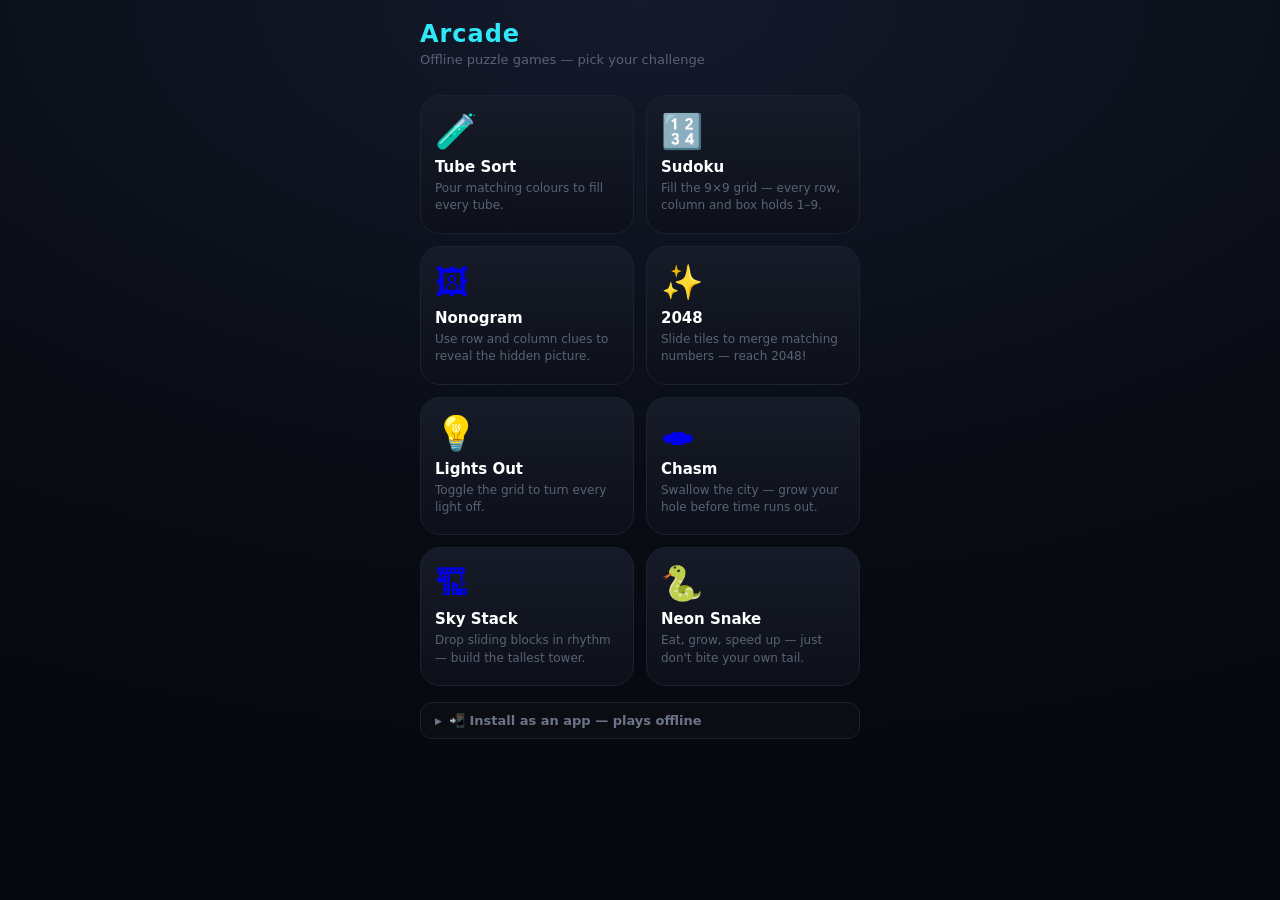
<file: index.html>
<!doctype html>
<html lang="en">
<head>
<meta charset="utf-8">
<meta name="viewport" content="width=device-width, initial-scale=1, viewport-fit=cover, user-scalable=no">
<title>Arcade</title>
<meta name="theme-color" content="#06080d">
<link rel="manifest" href="manifest.json">
<link rel="icon" href="icon-192.png">
<link rel="apple-touch-icon" href="icon-192.png">
<link rel="stylesheet" href="shared/style.css">
<style>
  h1 {
    font-size: 24px; font-weight: 700; letter-spacing: .04em;
    color: #2fe7f7; margin: 0 0 4px;
  }
  .tagline { font-size: 13px; color: #5a6275; margin: 0 0 28px; }
  .grid {
    display: grid;
    grid-template-columns: repeat(2, 1fr);
    gap: 12px;
  }
  .game-card {
    display: flex; flex-direction: column;
    background: linear-gradient(180deg, #161b28, #0d1019);
    border: 1px solid #1b2233; border-radius: 20px;
    padding: 18px 14px; text-decoration: none;
    transition: transform .15s ease, box-shadow .15s ease, border-color .15s ease;
  }
  .game-card:hover, .game-card:focus-visible {
    transform: translateY(-3px);
    box-shadow: 0 8px 24px rgba(0,0,0,.4), 0 0 0 1px #2fe7f7;
    border-color: #2fe7f7;
    outline: none;
  }
  .game-card .icon { font-size: 34px; margin-bottom: 10px; line-height: 1; }
  .game-card .name { font-size: 15px; font-weight: 700; color: #fff; margin: 0 0 4px; }
  .game-card .desc { font-size: 12px; color: #5a6275; margin: 0; line-height: 1.45; }
</style>
</head>
<body>
<div class="wrap">
  <h1>Arcade</h1>
  <p class="tagline">Offline puzzle games — pick your challenge</p>
  <div class="grid">
    <a class="game-card" href="games/tube-sort/">
      <div class="icon">🧪</div>
      <div class="name">Tube Sort</div>
      <p class="desc">Pour matching colours to fill every tube.</p>
    </a>
    <a class="game-card" href="games/sudoku/">
      <div class="icon">🔢</div>
      <div class="name">Sudoku</div>
      <p class="desc">Fill the 9×9 grid — every row, column and box holds 1–9.</p>
    </a>
    <a class="game-card" href="games/nonogram/">
      <div class="icon">🖼</div>
      <div class="name">Nonogram</div>
      <p class="desc">Use row and column clues to reveal the hidden picture.</p>
    </a>
    <a class="game-card" href="games/2048/">
      <div class="icon">✨</div>
      <div class="name">2048</div>
      <p class="desc">Slide tiles to merge matching numbers — reach 2048!</p>
    </a>
    <a class="game-card" href="games/lights-out/">
      <div class="icon">💡</div>
      <div class="name">Lights Out</div>
      <p class="desc">Toggle the grid to turn every light off.</p>
    </a>
    <a class="game-card" href="games/hole/">
      <div class="icon">🕳</div>
      <div class="name">Chasm</div>
      <p class="desc">Swallow the city — grow your hole before time runs out.</p>
    </a>
    <a class="game-card" href="games/stack/">
      <div class="icon">🏗</div>
      <div class="name">Sky Stack</div>
      <p class="desc">Drop sliding blocks in rhythm — build the tallest tower.</p>
    </a>
    <a class="game-card" href="games/snake/">
      <div class="icon">🐍</div>
      <div class="name">Neon Snake</div>
      <p class="desc">Eat, grow, speed up — just don't bite your own tail.</p>
    </a>
  </div>

  <details class="how-to-play">
    <summary><span class="arrow">▶</span> 📲 Install as an app — plays offline</summary>
    <div class="htp-body">
      <p><strong>On Android</strong> (Chrome):</p>
      <div class="step"><div class="step-num">1</div><div>Tap the <strong>⋮ menu</strong> in the top-right corner of the browser.</div></div>
      <div class="step"><div class="step-num">2</div><div>Choose <strong>“Add to Home screen”</strong> — on some phones it says <strong>“Install app”</strong>.</div></div>
      <div class="step"><div class="step-num">3</div><div>Confirm with <strong>Add</strong> (or <strong>Install</strong>). The Arcade icon appears on your home screen.</div></div>
      <p><strong>On iPhone or iPad</strong> (Safari):</p>
      <div class="step"><div class="step-num">1</div><div>Tap the <strong>Share button</strong> — the square with an arrow pointing up, at the bottom of the screen.</div></div>
      <div class="step"><div class="step-num">2</div><div>Scroll down the menu and choose <strong>“Add to Home Screen”</strong>.</div></div>
      <div class="step"><div class="step-num">3</div><div>Tap <strong>Add</strong> in the top-right corner. The Arcade icon appears on your home screen.</div></div>
      <p>Open it from the icon and the arcade runs full-screen like a normal app — and once it has loaded once, <strong>every game works with no internet connection</strong>.</p>
    </div>
  </details>
</div>
<script>
"use strict";
if ("serviceWorker" in navigator) {
  window.addEventListener("load", () => navigator.serviceWorker.register("sw.js"));
}
</script>
</body>
</html>
</file>
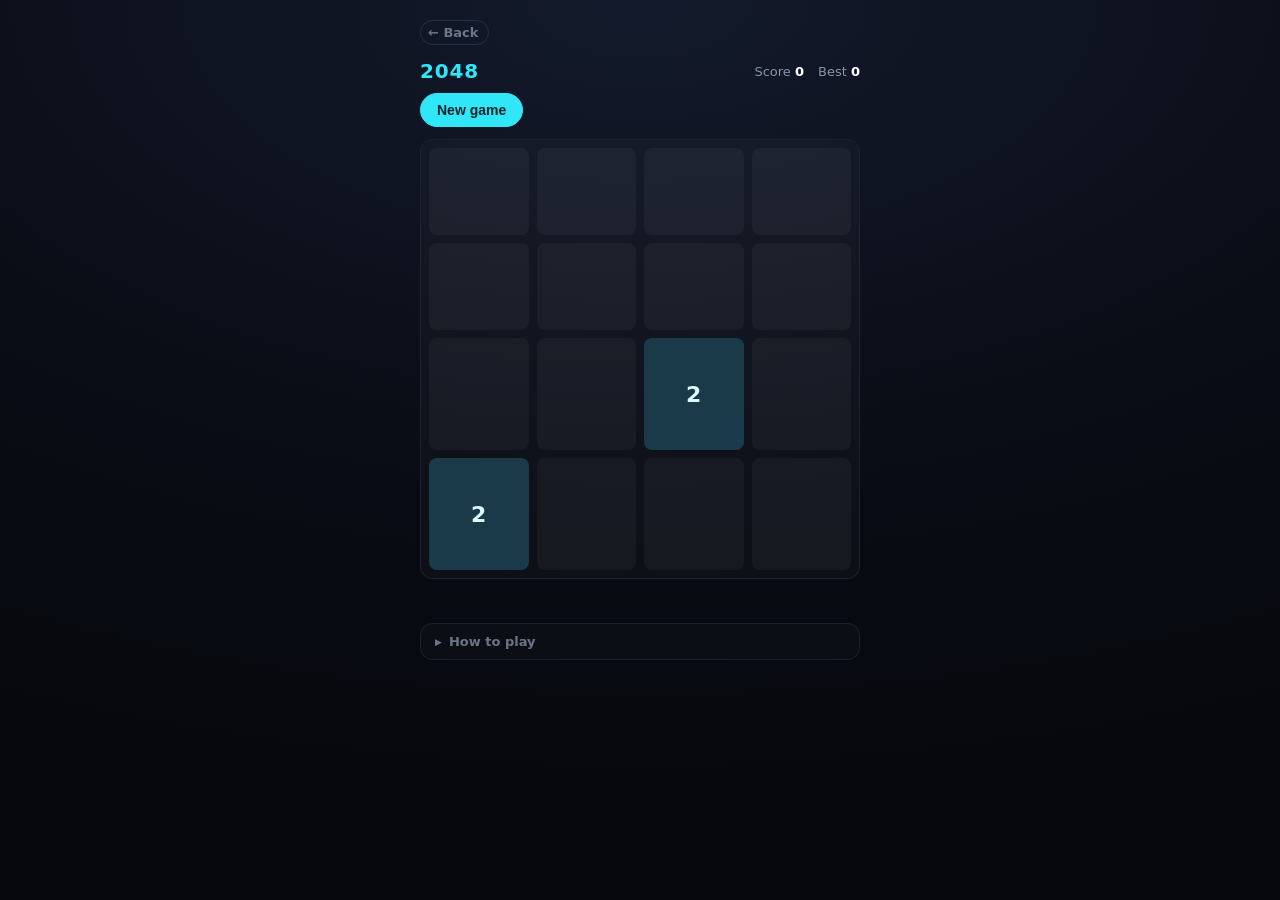
<file: games/2048/index.html>
<!doctype html>
<html lang="en">
<head>
<meta charset="utf-8">
<meta name="viewport" content="width=device-width, initial-scale=1, viewport-fit=cover, user-scalable=no">
<title>2048</title>
<meta name="theme-color" content="#06080d">
<link rel="manifest" href="../../manifest.json">
<link rel="icon" href="../../icon-192.png">
<link rel="apple-touch-icon" href="../../icon-192.png">
<link rel="stylesheet" href="../../shared/style.css">
<style>
  header { display: flex; align-items: center; justify-content: space-between; margin-bottom: 10px; }
  h1 { font-size: 20px; font-weight: 700; letter-spacing: .04em; color: #2fe7f7; margin: 0; }
  .stats { display: flex; gap: 14px; }
  .stat { font-size: 13px; color: #8a93a8; }
  .stat b { color: #fff; }
  .controls { display: flex; gap: 8px; margin-bottom: 12px; }
  .board-wrap {
    width: 100%; aspect-ratio: 1;
    background: rgba(255,255,255,.02);
    border: 1px solid #1b2233; border-radius: 12px;
    padding: 8px;
    display: grid; grid-template-columns: repeat(4,1fr); gap: 8px;
    touch-action: none; user-select: none;
  }
  .tile {
    border-radius: 8px;
    display: flex; align-items: center; justify-content: center;
    font-weight: 800; font-size: 22px;
  }
  .t0    { background: rgba(255,255,255,.04); }
  .t2    { background: #1a3a4a; color: #e0f8ff; }
  .t4    { background: #1c4455; color: #e0f8ff; }
  .t8    { background: #1f6070; color: #fff; }
  .t16   { background: #1a7e94; color: #fff; }
  .t32   { background: #0ea3b3; color: #fff; }
  .t64   { background: #05bdc9; color: #fff; }
  .t128  { background: #2fe7f7; color: #06222a; font-size: 18px; }
  .t256  { background: #f8ec22; color: #1a1500; font-size: 18px; }
  .t512  { background: #ffa722; color: #1a0a00; font-size: 18px; }
  .t1024 { background: #f55f22; color: #fff; font-size: 15px; }
  .t2048 { background: #f53b3b; color: #fff; font-size: 15px; }
  .thigh { background: #a824c9; color: #fff; font-size: 14px; }
  .msg { text-align: center; font-size: 12px; color: #f8ec22; margin-top: 12px; min-height: 16px; }
  .help { text-align: center; font-size: 12px; color: #5a6275; margin-top: 8px; line-height: 1.5; }
</style>
</head>
<body>
<div class="wrap">
  <a class="back-link" href="../../">← Back</a>
  <header>
    <h1>2048</h1>
    <div class="stats">
      <div class="stat">Score <b id="score">0</b></div>
      <div class="stat">Best <b id="best">0</b></div>
    </div>
  </header>
  <div class="controls">
    <button class="btn primary" id="newgame">New game</button>
  </div>
  <div class="board-wrap" id="board"></div>
  <div class="msg" id="msg"></div>
  <details class="how-to-play">
    <summary><span class="arrow">▶</span> How to play</summary>
    <div class="htp-body">
      <div class="step"><div class="step-num">1</div><div><strong>Slide the tiles</strong> — use the arrow keys on a keyboard, or swipe in any direction on a touchscreen. Every tile on the board moves as far as possible in that direction.</div></div>
      <div class="step"><div class="step-num">2</div><div><strong>Tiles merge when they collide</strong> — two tiles with the same number combine into one tile worth double (2+2 → 4, 4+4 → 8, and so on). Each tile can only merge once per slide.</div></div>
      <div class="step"><div class="step-num">3</div><div><strong>A new tile appears</strong> after every slide — a 2 (90% chance) or 4 (10% chance) drops into a random empty cell.</div></div>
      <div class="step"><div class="step-num">4</div><div><strong>Reach the 2048 tile</strong> to win! You can keep playing after that to chase a higher score.</div></div>
      <p><strong>Game over</strong> when the board is completely full and no adjacent tiles can merge. Keep the highest-value tile in a corner and build toward it to last longer!</p>
    </div>
  </details>
</div>

<div class="overlay" id="overlay">
  <div class="card">
    <div class="big" id="ovIcon">😞</div>
    <h2 id="ovTitle">Game Over</h2>
    <p id="ovStats"></p>
    <div class="row">
      <button class="btn primary" id="ovNew">New game</button>
    </div>
  </div>
</div>

<script>
"use strict";
const SIZE = 4;

function tryStore(key, val) { try { localStorage.setItem(key, String(val)); } catch (_) {} }
function tryLoad(key) { try { return localStorage.getItem(key); } catch (_) { return null; } }

const S = {
  grid: [], score: 0,
  best: parseInt(tryLoad("2048-best") || "0", 10),
  won: false, over: false
};

const $ = id => document.getElementById(id);
const board = $("board");

function addTile(g) {
  const empty = [];
  for (let i = 0; i < g.length; i++) if (!g[i]) empty.push(i);
  if (!empty.length) return;
  g[empty[Math.floor(Math.random() * empty.length)]] = Math.random() < 0.9 ? 2 : 4;
}

function newGame() {
  S.grid = Array(SIZE * SIZE).fill(0);
  S.score = 0; S.won = false; S.over = false;
  addTile(S.grid); addTile(S.grid);
  $("overlay").className = "overlay";
  $("msg").textContent = "";
  render();
}

function slideRow(row) {
  const vals = row.filter(v => v);
  let score = 0;
  const out = [];
  let i = 0;
  while (i < vals.length) {
    if (i + 1 < vals.length && vals[i] === vals[i + 1]) {
      const v = vals[i] * 2; out.push(v); score += v; i += 2;
    } else { out.push(vals[i++]); }
  }
  while (out.length < SIZE) out.push(0);
  return { row: out, score };
}

function move(dir) {
  if (S.over) return;
  const g = S.grid.slice();
  let changed = false, gained = 0;

  if (dir === 0 || dir === 1) {
    for (let r = 0; r < SIZE; r++) {
      let row = g.slice(r * SIZE, r * SIZE + SIZE);
      if (dir === 1) row.reverse();
      const { row: nr, score } = slideRow(row);
      if (dir === 1) nr.reverse();
      for (let c = 0; c < SIZE; c++) {
        if (g[r * SIZE + c] !== nr[c]) changed = true;
        g[r * SIZE + c] = nr[c];
      }
      gained += score;
    }
  } else {
    for (let c = 0; c < SIZE; c++) {
      let col = [];
      for (let r = 0; r < SIZE; r++) col.push(g[r * SIZE + c]);
      if (dir === 3) col.reverse();
      const { row: nc, score } = slideRow(col);
      if (dir === 3) nc.reverse();
      for (let r = 0; r < SIZE; r++) {
        if (g[r * SIZE + c] !== nc[r]) changed = true;
        g[r * SIZE + c] = nc[r];
      }
      gained += score;
    }
  }

  if (!changed) return;
  S.grid = g;
  S.score += gained;
  if (S.score > S.best) { S.best = S.score; tryStore("2048-best", S.best); }
  addTile(S.grid);

  if (!S.won && S.grid.includes(2048)) {
    S.won = true;
    $("msg").textContent = "🎉 You reached 2048! Keep going or start a new game.";
  }

  const empty = S.grid.filter(v => !v).length;
  if (!empty) {
    let canMerge = false;
    for (let r = 0; r < SIZE && !canMerge; r++)
      for (let c = 0; c < SIZE && !canMerge; c++) {
        const v = S.grid[r * SIZE + c];
        if (c < SIZE - 1 && S.grid[r * SIZE + c + 1] === v) canMerge = true;
        if (r < SIZE - 1 && S.grid[(r + 1) * SIZE + c] === v) canMerge = true;
      }
    if (!canMerge) {
      S.over = true;
      $("ovIcon").textContent = S.won ? "🏆" : "😞";
      $("ovTitle").textContent = S.won ? "You win!" : "Game Over";
      $("ovStats").textContent = `Score: ${S.score}  ·  Best: ${S.best}`;
      $("overlay").className = "overlay show";
    }
  }
  render();
}

function tileClass(v) {
  if (!v) return "t0";
  if (v <= 2048) return `t${v}`;
  return "thigh";
}

function render() {
  $("score").textContent = S.score;
  $("best").textContent = S.best;
  board.innerHTML = "";
  for (const v of S.grid) {
    const el = document.createElement("div");
    el.className = `tile ${tileClass(v)}`;
    el.textContent = v || "";
    board.appendChild(el);
  }
}

document.addEventListener("keydown", e => {
  const map = { ArrowLeft: 0, ArrowRight: 1, ArrowUp: 2, ArrowDown: 3 };
  if (e.key in map) { e.preventDefault(); move(map[e.key]); }
});

let tx = 0, ty = 0;
board.addEventListener("touchstart", e => {
  tx = e.touches[0].clientX; ty = e.touches[0].clientY;
}, { passive: true });
board.addEventListener("touchend", e => {
  const dx = e.changedTouches[0].clientX - tx;
  const dy = e.changedTouches[0].clientY - ty;
  if (Math.max(Math.abs(dx), Math.abs(dy)) < 20) return;
  move(Math.abs(dx) > Math.abs(dy) ? (dx < 0 ? 0 : 1) : (dy < 0 ? 2 : 3));
}, { passive: true });

$("newgame").addEventListener("click", newGame);
$("ovNew").addEventListener("click", newGame);

newGame();

if ("serviceWorker" in navigator)
  window.addEventListener("load", () => navigator.serviceWorker.register("../../sw.js"));
</script>
</body>
</html>
</file>
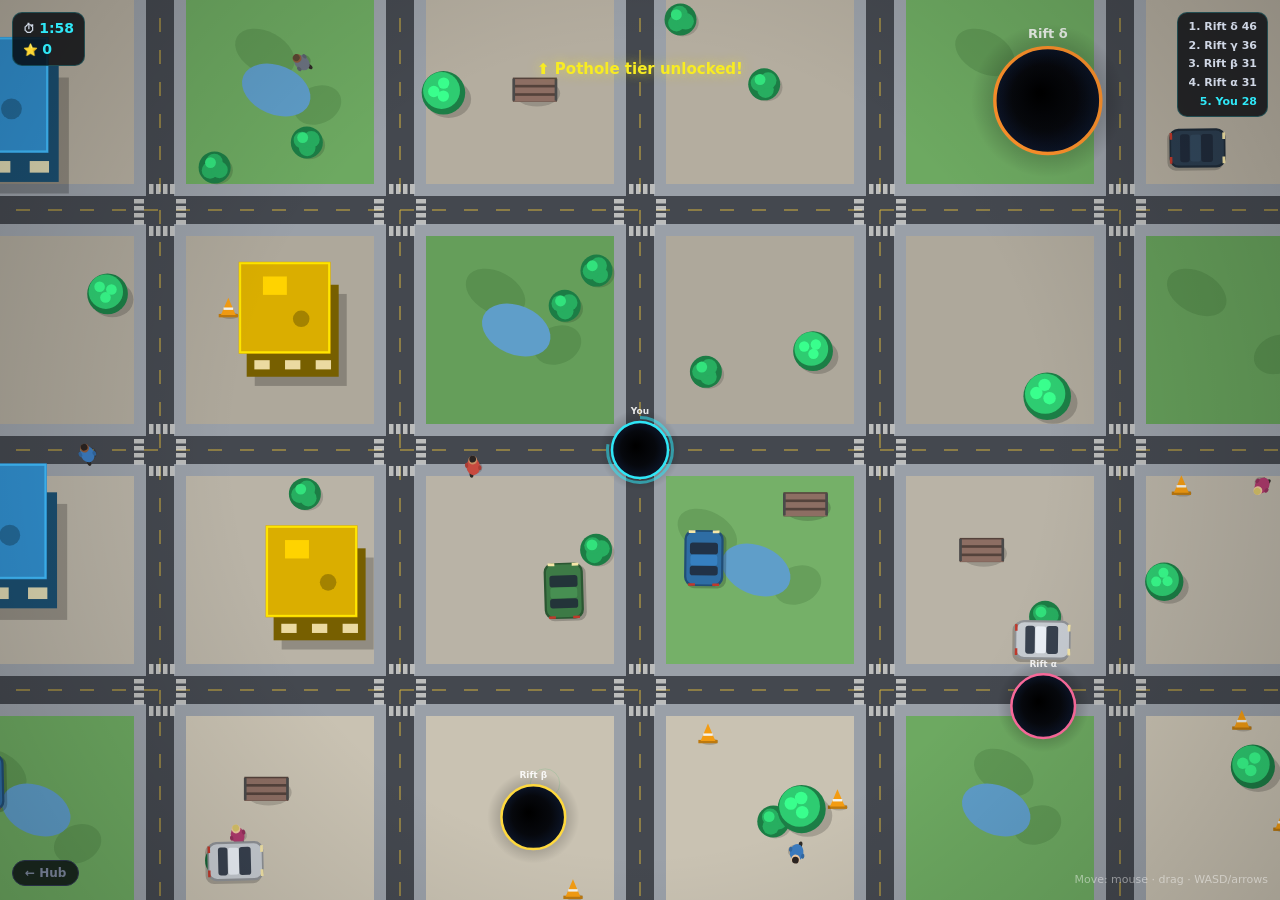
<file: games/hole/index.html>
<!doctype html>
<html lang="en">
<head>
<meta charset="utf-8">
<meta name="viewport" content="width=device-width,initial-scale=1,viewport-fit=cover,user-scalable=no">
<title>Chasm</title>
<meta name="theme-color" content="#06080d">
<link rel="manifest" href="../../manifest.json">
<link rel="icon" href="../../icon-192.png">
<link rel="apple-touch-icon" href="../../icon-192.png">
<link rel="stylesheet" href="../../shared/style.css">
<style>
  body { padding: 0; overflow: hidden; }
  canvas { display: block; position: fixed; inset: 0; touch-action: none; cursor: none; }

  /* ── HUD ───────────────────────────────────────────── */
  #hud {
    position: fixed; inset: 0;
    pointer-events: none;
    padding: max(12px, env(safe-area-inset-top)) 12px 0;
  }
  .hud-row { display: flex; justify-content: space-between; align-items: flex-start; gap: 8px; }
  .hud-pill {
    background: rgba(6,8,13,.82); border: 1px solid rgba(47,231,247,.22);
    border-radius: 10px; padding: 5px 10px;
    font-size: 12px; font-weight: 700; color: #cfd6e4; line-height: 1.5;
    white-space: nowrap;
  }
  .hud-pill .acc { color: #2fe7f7; font-size: 14px; }
  #timer.low { color: #ff5252; animation: timer-pulse 1s steps(2, jump-none) infinite; }
  @keyframes timer-pulse { 50% { opacity: .45; } }
  #scoreboard { font-size: 11px; min-width: 90px; text-align: right; }
  #scoreboard .sb-row { line-height: 1.7; }
  #scoreboard .sb-you { color: #2fe7f7; }
  #tier-banner {
    position: fixed; left: 50%; transform: translateX(-50%);
    top: 60px; pointer-events: none;
    font-size: 15px; font-weight: 800; color: #f8ec22;
    text-shadow: 0 0 12px rgba(248,236,34,.6);
    opacity: 0; transition: opacity .3s;
  }

  /* ── Back link (touchable) ─────────────────────────── */
  #back-btn {
    position: fixed;
    bottom: max(14px, env(safe-area-inset-bottom));
    left: 12px;
    pointer-events: all; z-index: 20;
    font-size: 12px; font-weight: 600; color: #6b7488;
    text-decoration: none;
    background: rgba(6,8,13,.8); border: 1px solid #262e44;
    border-radius: 999px; padding: 5px 12px;
  }

  /* ── Respawn notice ────────────────────────────────── */
  #respawn-notice {
    position: fixed; left: 50%; top: 50%; transform: translate(-50%,-50%);
    background: rgba(6,8,13,.85); border: 1px solid rgba(248,236,34,.4);
    border-radius: 14px; padding: 14px 22px;
    font-size: 15px; font-weight: 700; color: #f8ec22;
    text-align: center; display: none; pointer-events: none;
    z-index: 15;
  }

  /* ── How-to banner ─────────────────────────────────── */
  #how-to {
    position: fixed; bottom: max(14px, env(safe-area-inset-bottom));
    right: 12px; pointer-events: none;
    font-size: 11px; color: rgba(255,255,255,.45);
    text-align: right;
  }
</style>
</head>
<body>
<canvas id="c"></canvas>

<div id="hud">
  <div class="hud-row">
    <div class="hud-pill">⏱ <span class="acc" id="timer">2:00</span><br>⭐ <span class="acc" id="score">0</span></div>
    <div class="hud-pill" id="scoreboard"></div>
  </div>
</div>
<div id="tier-banner"></div>

<div id="respawn-notice">Swallowed!<br><span id="respawn-count">Respawning in 3…</span></div>
<div id="how-to">Move: mouse · drag · WASD/arrows</div>
<a id="back-btn" href="../../">← Hub</a>

<!-- Game-over overlay (uses shared .overlay / .card) -->
<div class="overlay" id="overlay">
  <div class="card">
    <div class="big">🕳</div>
    <h2>Round Over</h2>
    <p id="ov-stats"></p>
    <div class="row">
      <button class="btn primary" id="btn-replay">Play Again</button>
      <a class="btn" href="../../">Hub</a>
    </div>
  </div>
</div>

<script>
"use strict";

// ══════════════════════════════════════════════════════════════════════════════
// ── CONFIG  (tune everything here) ───────────────────────────────────────────
// ══════════════════════════════════════════════════════════════════════════════
const CFG = {
  mapW: 2400, mapH: 2400,    // CURRENT world size (grows during play — see expandMap)
  baseMapW: 2400, baseMapH: 2400, // starting world size, restored on new game
  expandTrigger: 10,         // expand when the biggest hole's r exceeds mapW / this
  expandTarget: 14,          // grow the map so its side ≈ biggest r * this
  blockPitch: 240,           // road grid pitch (block + road)
  roadW: 28,                 // road stripe width
  roundTime: 120,            // seconds per round
  playerSpeed: 190,          // px / s
  aiSpeed: 155,
  aiCount: 4,
  playerStartR: 28,          // starting hole radius
  growthFactor: 0.75,        // AREA transfer: r' = √(r² + f·objR²) — diminishing returns, no runaway
  holeMergeRatio: 1.15,      // bigger hole must be this ratio larger to swallow smaller
  respawnTime: 3,            // seconds player is penalised after being swallowed
  respawnRFraction: 0.65,    // player keeps this fraction of radius on respawn
  objRespawnMin: 9,          // eaten objects reappear elsewhere after this many seconds…
  objRespawnMax: 15,         // …up to this many
  camLerp: 9,                // camera spring constant (units/s)
  maxDt: 1 / 20,             // cap dt to prevent spiral-of-death

  // ── Tier thresholds (hole.r must EXCEED this to enter tier) ────────────────
  // tier 0 = start, tier 1 = small stuff, …
  tierR: [0, 14, 32, 62, 105, 999],
  tierNames: ["Pebble", "Pothole", "Sinkhole", "Chasm", "Abyss"],
  tierColors: ["#8a93a8", "#35e63c", "#f8ec22", "#ff8c35", "#ff35b5"],

  // ── Object types ───────────────────────────────────────────────────────────
  // r = footprint radius; shape: tri | circ | rect | tree | bldg | tall
  objs: [
    { label:"Cone",   r:12, tier:0, pts:10,  color:"#f39c12", shape:"tri",  count:52 },
    { label:"Bush",   r:16, tier:0, pts:15,  color:"#27ae60", shape:"circ", count:42 },
    { label:"Person", r:13, tier:0, pts:12,  color:"#e8a87a", shape:"pers", count:36 },
    { label:"Bench",  r:22, tier:1, pts:40,  color:"#8d6e63", shape:"rect", count:26 },
    { label:"Car",    r:28, tier:1, pts:60,  color:"#c0392b", shape:"car",  count:24 },
    { label:"Tree",   r:24, tier:1, pts:45,  color:"#2ecc71", shape:"tree", count:22 },
    { label:"Kiosk",  r:46, tier:2, pts:130, color:"#e6b800", shape:"bldg", count:16 },
    { label:"Shop",   r:58, tier:2, pts:210, color:"#3498db", shape:"bldg", count:12 },
    { label:"Block",  r:90, tier:3, pts:380, color:"#9b59b6", shape:"tall", count:10 },
    { label:"Tower",  r:120,tier:3, pts:650, color:"#e74c3c", shape:"tall", count:7  },
  ],
  maxObjR: 120,              // largest obj radius (for grid query padding)

  aiColors: ["#ff6b9d","#ffd93d","#6bcb77","#ff922b","#a9e4f7"],
  aiNames:  ["Rift α","Rift β","Rift γ","Rift δ","Rift ε"],

  // ── Camera zoom ────────────────────────────────────────────────────────────
  zoomRef: 28,             // player.r at which zoom = 1.0 (equals playerStartR)
  minZoom: 0.12,           // most zoomed-out the camera goes (deeper now the map expands)
  maxHoleScreenFrac: 0.30, // hole may never exceed this fraction of the smaller viewport side
};

// ══════════════════════════════════════════════════════════════════════════════
// ── UTILS ─────────────────────────────────────────────────────────────────────
// ══════════════════════════════════════════════════════════════════════════════
const clamp = (v, lo, hi) => v < lo ? lo : v > hi ? hi : v;
const mod = (a, n) => ((a % n) + n) % n; // true modulo (handles negatives)
function tryStore(k, v) { try { localStorage.setItem(k, String(v)); } catch(_) {} }
function tryLoad(k) { try { return localStorage.getItem(k); } catch(_) { return null; } }

const PERSON_SPEED      = 38;   // px/s normal walk
const PERSON_FLEE_SPEED = 95;   // px/s when a large hole is nearby

// ══════════════════════════════════════════════════════════════════════════════
// ── SPATIAL GRID ──────────────────────────────────────────────────────────────
// ══════════════════════════════════════════════════════════════════════════════
class SpatialGrid {
  constructor(w, h, cell) {
    this.cell = cell;
    this.cols = Math.ceil(w / cell);
    this.rows = Math.ceil(h / cell);
    this._g = Array.from({ length: this.cols * this.rows }, () => []);
    this._buf = []; // reused query result — no per-frame alloc
  }
  _idx(x, y) { return (y / this.cell | 0) * this.cols + (x / this.cell | 0); }
  insert(obj) {
    const idx = this._idx(obj.x, obj.y);
    if (idx >= 0 && idx < this._g.length) this._g[idx].push(obj);
  }
  remove(obj) {
    const idx = this._idx(obj.x, obj.y);
    if (idx < 0 || idx >= this._g.length) return;
    const cell = this._g[idx];
    const i = cell.indexOf(obj);
    if (i >= 0) { cell[i] = cell[cell.length - 1]; cell.pop(); }
  }
  query(x, y, r) {
    const buf = this._buf; buf.length = 0;
    const c0 = clamp((x - r) / this.cell | 0, 0, this.cols - 1);
    const c1 = clamp((x + r) / this.cell | 0, 0, this.cols - 1);
    const r0 = clamp((y - r) / this.cell | 0, 0, this.rows - 1);
    const r1 = clamp((y + r) / this.cell | 0, 0, this.rows - 1);
    for (let ry = r0; ry <= r1; ry++)
      for (let cx = c0; cx <= c1; cx++) {
        const cell = this._g[ry * this.cols + cx];
        for (let i = 0; i < cell.length; i++) buf.push(cell[i]);
      }
    return buf;
  }
}

// ══════════════════════════════════════════════════════════════════════════════
// ── CANVAS & DPR SETUP ────────────────────────────────────────────────────────
// ══════════════════════════════════════════════════════════════════════════════
const canvas = document.getElementById("c");
const ctx = canvas.getContext("2d");
const dpr = Math.min(window.devicePixelRatio || 1, 2);
let VW = 0, VH = 0; // viewport in CSS px

let vignette = null; // cached screen-space gradient, rebuilt on resize
function resize() {
  VW = window.innerWidth; VH = window.innerHeight;
  canvas.style.width  = VW + "px";
  canvas.style.height = VH + "px";
  canvas.width  = VW * dpr;
  canvas.height = VH * dpr;
  vignette = ctx.createRadialGradient(VW/2, VH/2, Math.min(VW, VH) * 0.45,
                                      VW/2, VH/2, Math.max(VW, VH) * 0.72);
  vignette.addColorStop(0, "rgba(0,0,0,0)");
  vignette.addColorStop(1, "rgba(0,0,0,0.26)");
}
resize();
window.addEventListener("resize", resize);

// ══════════════════════════════════════════════════════════════════════════════
// ── CITY PALETTE & COLOUR HELPERS ─────────────────────────────────────────────
// ══════════════════════════════════════════════════════════════════════════════
const ROAD_COLOR  = "#44484f";                                        // asphalt
const SIDEWALK    = "#9aa0a8";                                        // concrete kerb
const SIDEWALK_W  = 12;
const LOT_PAL     = ["#b9b3a6","#c4beb0","#aea89b","#c9c2b2","#b4ad9f"]; // paved lots
const PARK_PAL    = ["#6da961","#75b068","#659e5a"];                     // park grass
const CAR_PAL     = ["#b03a30","#2c3e50","#c8cdd3","#2e6da4","#d99a2b","#3d7a46","#e8e8e6","#7a4b8f"];
const WARDROBE    = ["#c74a3f","#3b7bbf","#8e5bb5","#2f9e83","#d97b29","#6b7280","#b03a6e"];
const SKIN_PAL    = ["#e8b48c","#c98d63","#8d5a3b","#f0c9a0"];

// Cached tint/shade of a hex colour (f < 1 darker, f > 1 lighter)
const _shadeCache = new Map();
function shade(hex, f) {
  const key = hex + "|" + f;
  let v = _shadeCache.get(key);
  if (v) return v;
  const n = parseInt(hex.slice(1), 16);
  const r = clamp(((n >> 16) & 255) * f, 0, 255) | 0;
  const g = clamp(((n >>  8) & 255) * f, 0, 255) | 0;
  const b = clamp(( n        & 255) * f, 0, 255) | 0;
  v = `rgb(${r},${g},${b})`;
  _shadeCache.set(key, v);
  return v;
}

// ══════════════════════════════════════════════════════════════════════════════
// ── WORLD STATE ───────────────────────────────────────────────────────────────
// ══════════════════════════════════════════════════════════════════════════════
let grid;         // SpatialGrid
let objs;         // world object array
let holes;        // player hole + AI holes
let player;       // ref to player's hole
let cam;          // {x,y} — CENTER of viewport in world coords
let zoom = 1;     // camera zoom: 1 = normal, <1 = zoomed out
let timeLeft;
let gameOver;
let bestScore;

// Particle pool (eat-flash effect)
const POOL_SIZE = 60;
const particles = Array.from({ length: POOL_SIZE }, () =>
  ({ active: false, x: 0, y: 0, r: 0, maxR: 0, t: 0, dur: 0, color: "#fff" })
);
function spawnParticle(x, y, maxR, color) {
  for (let i = 0; i < POOL_SIZE; i++) {
    if (!particles[i].active) {
      const p = particles[i];
      p.active = true; p.x = x; p.y = y; p.r = 0;
      p.maxR = maxR; p.t = 0; p.dur = 0.35; p.color = color;
      return;
    }
  }
}

// Floating "+points" popups (player eats only)
const POPUP_SIZE = 14;
const popups = Array.from({ length: POPUP_SIZE }, () =>
  ({ active: false, x: 0, y: 0, t: 0, dur: 0.9, text: "" })
);
function spawnPopup(x, y, text) {
  for (let i = 0; i < POPUP_SIZE; i++) {
    if (!popups[i].active) {
      const p = popups[i];
      p.active = true; p.x = x; p.y = y; p.t = 0; p.text = text;
      return;
    }
  }
}

// ── Hole factory ──────────────────────────────────────────────────────────────
function makeHole(x, y, r, isPlayer, name, color) {
  return {
    x, y, r,
    isPlayer, name, color,
    score: 0,
    vx: 0, vy: 0,
    tier: 0,
    respawning: false, respawnTimer: 0,
    wanderAngle: Math.random() * Math.PI * 2,
    wanderTimer: 0,
    eatAnim: 0,   // wobble on eating
  };
}

// ── Object factory ────────────────────────────────────────────────────────────
function makeObj(type, x, y) {
  const obj = {
    x, y, r: type.r, tier: type.tier, pts: type.pts,
    color: type.color, shape: type.shape, label: type.label,
    eaten: false,
    swallowing: false, swallowT: 0, swallowDur: 0.4,
    swallowHole: null,
    sx: x, sy: y,
    origR: type.r,
    seed: Math.random(),  // per-object visual variety (colour, canopy, roof clutter)
    mobile: type.shape === "pers",
    respawnT: 0,   // countdown until an eaten object reappears elsewhere
    spawnAnim: 1,  // 0→1 pop-in scale after relocation
  };
  if (type.shape === "car") // parked along a road axis, slightly askew
    obj.rot = (Math.random() < 0.5 ? 0 : Math.PI / 2) + (Math.random() - 0.5) * 0.06;
  if (obj.mobile) {
    const ang = Math.random() * Math.PI * 2;
    obj.vx = Math.cos(ang) * PERSON_SPEED;
    obj.vy = Math.sin(ang) * PERSON_SPEED;
    obj.wanderTimer = Math.random() * 4;
    obj.walkPhase  = Math.random() * Math.PI * 2;
  }
  return obj;
}

// ══════════════════════════════════════════════════════════════════════════════
// ── OBJECT PLACEMENT ──────────────────────────────────────────────────────────
// ══════════════════════════════════════════════════════════════════════════════
function placeObjects() {
  const list = [];
  const half = CFG.roadW / 2;
  const inner = CFG.blockPitch - CFG.roadW;

  for (const type of CFG.objs) {
    let placed = 0, tries = 0;
    while (placed < type.count && tries < type.count * 30) {
      tries++;
      const wx = Math.random() * CFG.mapW;
      const wy = Math.random() * CFG.mapH;

      // Reject if on road
      const bx = wx % CFG.blockPitch, by = wy % CFG.blockPitch;
      if (bx < half + type.r + 4 || bx > CFG.blockPitch - half - type.r - 4) continue;
      if (by < half + type.r + 4 || by > CFG.blockPitch - half - type.r - 4) continue;

      // Reject if overlapping existing objects (generation-time O(n), not per-frame)
      let ok = true;
      for (let i = list.length - 1; i >= Math.max(0, list.length - 80); i--) {
        const o = list[i];
        const dx = o.x - wx, dy = o.y - wy;
        if (dx*dx + dy*dy < (o.r + type.r + 6) * (o.r + type.r + 6)) { ok = false; break; }
      }
      if (!ok) continue;

      list.push(makeObj(type, wx, wy));
      placed++;
    }
  }
  return list;
}

// Find a valid position for an object of radius r: off-road, clear of holes
// and existing objects. Returns {x, y} or null after 30 tries.
function findSpot(r) {
  const half = CFG.roadW / 2;
  for (let tries = 0; tries < 30; tries++) {
    const wx = Math.random() * CFG.mapW;
    const wy = Math.random() * CFG.mapH;

    // Off-road only
    const bx = wx % CFG.blockPitch, by = wy % CFG.blockPitch;
    if (bx < half + r + 4 || bx > CFG.blockPitch - half - r - 4) continue;
    if (by < half + r + 4 || by > CFG.blockPitch - half - r - 4) continue;

    // Keep clear of every hole so it doesn't pop in on top of anyone
    let bad = false;
    for (let i = 0; i < holes.length; i++) {
      const h = holes[i];
      const dx = h.x - wx, dy = h.y - wy;
      const cl = h.r + r + 120;
      if (dx*dx + dy*dy < cl*cl) { bad = true; break; }
    }
    if (bad) continue;

    // Keep clear of existing objects
    const near = grid.query(wx, wy, r + CFG.maxObjR);
    for (let i = 0; i < near.length; i++) {
      const n = near[i];
      const dx = n.x - wx, dy = n.y - wy, min = n.r + r + 6;
      if (dx*dx + dy*dy < min*min) { bad = true; break; }
    }
    if (bad) continue;

    return { x: wx, y: wy };
  }
  return null;
}

// Reappear an eaten object at a fresh valid spot (keeps the map populated all round)
function relocateObj(o) {
  const spot = findSpot(o.r);
  if (!spot) return false;
  o.x = spot.x; o.y = spot.y; o.sx = spot.x; o.sy = spot.y;
  o.eaten = false; o.swallowHole = null;
  o.spawnAnim = 0;
  grid.insert(o);
  return true;
}

// ══════════════════════════════════════════════════════════════════════════════
// ── MAP EXPANSION ─────────────────────────────────────────────────────────────
// The city grows as the holes do. Without this, the biggest hole eventually gets
// pinned by the map-edge clamp (its movement range shrinks toward zero) and the
// leader simply parks and auto-wins.
// ══════════════════════════════════════════════════════════════════════════════
let blockShift = 0; // block-index offset so block colours stay stable across expansions

function expandMap() {
  let maxR = 0;
  for (let i = 0; i < holes.length; i++) if (holes[i].r > maxR) maxR = holes[i].r;
  if (maxR <= CFG.mapW / CFG.expandTrigger) return;

  // Grow symmetrically, quantized to whole blocks per side so roads stay aligned
  const p = CFG.blockPitch;
  const perSide = Math.ceil((maxR * CFG.expandTarget - CFG.mapW) / 2 / p) * p;
  if (perSide <= 0) return;

  const oldArea = CFG.mapW * CFG.mapH;
  CFG.mapW += perSide * 2;
  CFG.mapH += perSide * 2;
  blockShift += perSide / p;

  // Shift the whole world by one side's growth so the expansion is centered
  for (let i = 0; i < objs.length; i++) {
    const o = objs[i];
    o.x += perSide; o.y += perSide; o.sx += perSide; o.sy += perSide;
  }
  for (let i = 0; i < holes.length; i++) { holes[i].x += perSide; holes[i].y += perSide; }
  for (let i = 0; i < POOL_SIZE; i++)  { particles[i].x += perSide; particles[i].y += perSide; }
  for (let i = 0; i < POPUP_SIZE; i++) { popups[i].x += perSide; popups[i].y += perSide; }
  cam.x += perSide; cam.y += perSide;

  // Rebuild the spatial grid at the new size
  grid = new SpatialGrid(CFG.mapW, CFG.mapH, 120);
  for (let i = 0; i < objs.length; i++)
    if (!objs[i].eaten) grid.insert(objs[i]);

  // Populate the new land so object density stays roughly constant
  const addedArea = CFG.mapW * CFG.mapH - oldArea;
  const baseArea = CFG.baseMapW * CFG.baseMapH;
  for (const type of CFG.objs) {
    const extra = Math.round(type.count * addedArea / baseArea);
    for (let k = 0; k < extra; k++) {
      const spot = findSpot(type.r);
      if (!spot) continue;
      const o = makeObj(type, spot.x, spot.y);
      o.spawnAnim = 0;
      objs.push(o);
      grid.insert(o);
    }
  }

  banner.textContent = "🌆 The city grows!";
  banner.style.opacity = "1";
  bannerTimer = 2.2;
}

// ══════════════════════════════════════════════════════════════════════════════
// ── INPUT ─────────────────────────────────────────────────────────────────────
// ══════════════════════════════════════════════════════════════════════════════
const keys = {};
const touch = { active: false, x: 0, y: 0 };
const mouse = { known: false, x: 0, y: 0 };

document.addEventListener("keydown", e => { keys[e.code] = true; });
document.addEventListener("keyup",   e => { keys[e.code] = false; });

canvas.addEventListener("mousemove", e => {
  mouse.known = true;
  mouse.x = e.clientX; mouse.y = e.clientY;
});
canvas.addEventListener("mouseleave", () => { mouse.known = false; });

canvas.addEventListener("touchstart", e => {
  e.preventDefault();
  touch.active = true;
  touch.x = e.touches[0].clientX;
  touch.y = e.touches[0].clientY;
}, { passive: false });
canvas.addEventListener("touchmove", e => {
  e.preventDefault();
  touch.x = e.touches[0].clientX;
  touch.y = e.touches[0].clientY;
}, { passive: false });
canvas.addEventListener("touchend", e => {
  e.preventDefault();
  touch.active = false;
}, { passive: false });

// Convert a screen (CSS px) position to world coordinates under the center-pivot camera
function screenToWorld(px, py) {
  return { x: (px - VW / 2) / zoom + cam.x, y: (py - VH / 2) / zoom + cam.y };
}

// Steer toward a world point with an analog ramp; deadzone & ramp are screen-relative
function steerToward(wx, wy) {
  const dx = wx - player.x, dy = wy - player.y;
  const d  = Math.sqrt(dx*dx + dy*dy);
  const dead = Math.max(8 / zoom, player.r * 0.15);
  if (d <= dead) return null;
  const speed = Math.min(1, (d - dead) / (60 / zoom)); // ramp over 60 screen px
  return { x: (dx/d) * speed, y: (dy/d) * speed };
}

function getPlayerInput() {
  // 1) Touch drag (mobile)
  if (touch.active) {
    const w = screenToWorld(touch.x, touch.y);
    return steerToward(w.x, w.y);
  }
  // 2) Keyboard
  let kx = 0, ky = 0;
  if (keys["ArrowLeft"]  || keys["KeyA"]) kx -= 1;
  if (keys["ArrowRight"] || keys["KeyD"]) kx += 1;
  if (keys["ArrowUp"]    || keys["KeyW"]) ky -= 1;
  if (keys["ArrowDown"]  || keys["KeyS"]) ky += 1;
  if (kx || ky) {
    const d = Math.sqrt(kx*kx + ky*ky);
    return { x: kx/d, y: ky/d };
  }
  // 3) Mouse: hole chases the cursor (desktop, .io style)
  if (mouse.known) {
    const w = screenToWorld(mouse.x, mouse.y);
    return steerToward(w.x, w.y);
  }
  return null;
}

// ══════════════════════════════════════════════════════════════════════════════
// ── PHYSICS ───────────────────────────────────────────────────────────────────
// ══════════════════════════════════════════════════════════════════════════════
function moveHole(hole, dx, dy, dt) {
  const spd = (hole.isPlayer ? CFG.playerSpeed : CFG.aiSpeed) * (1 + hole.r * 0.0004);
  let nx = hole.x + dx * spd * dt;
  let ny = hole.y + dy * spd * dt;

  // Map boundary
  nx = clamp(nx, hole.r, CFG.mapW - hole.r);
  ny = clamp(ny, hole.r, CFG.mapH - hole.r);

  // Slide around objects larger than this hole (can't eat → solid)
  const check = grid.query(nx, ny, hole.r + CFG.maxObjR);
  for (let i = 0; i < check.length; i++) {
    const o = check[i];
    if (o.eaten || o.swallowing) continue;
    if (o.r < hole.r) continue; // edible, not solid
    const odx = nx - o.x, ody = ny - o.y;
    const d2 = odx*odx + ody*ody;
    const minD = hole.r + o.r;
    if (d2 < minD * minD && d2 > 0.0001) {
      const d = Math.sqrt(d2);
      nx = o.x + odx/d * minD;
      ny = o.y + ody/d * minD;
    }
  }

  hole.x = clamp(nx, hole.r, CFG.mapW - hole.r);
  hole.y = clamp(ny, hole.r, CFG.mapH - hole.r);
}

function eatObject(hole, obj) {
  obj.eaten = true;
  obj.swallowing = true;
  obj.swallowT = 0;
  obj.swallowDur = 0.35 + Math.random() * 0.1;
  obj.swallowHole = hole;
  obj.sx = obj.x; obj.sy = obj.y;
  grid.remove(obj);
  spawnParticle(obj.x, obj.y, obj.r * 1.8, obj.color);
  hole.eatAnim = 0.18; // wobble amount
}

function checkEating(hole) {
  if (hole.respawning) return;
  const check = grid.query(hole.x, hole.y, hole.r + CFG.maxObjR);
  for (let i = 0; i < check.length; i++) {
    const o = check[i];
    if (o.eaten || o.swallowing) continue;
    if (o.r >= hole.r) continue;
    const dx = o.x - hole.x, dy = o.y - hole.y;
    if (dx*dx + dy*dy < hole.r * hole.r) eatObject(hole, o);
  }
}

function checkHoleCollisions() {
  for (let i = 0; i < holes.length; i++) {
    const a = holes[i];
    if (a.respawning) continue;
    for (let j = i + 1; j < holes.length; j++) {
      const b = holes[j];
      if (b.respawning) continue;
      const dx = b.x - a.x, dy = b.y - a.y;
      const d2 = dx*dx + dy*dy;
      const big = a.r >= b.r ? a : b;
      const small = a.r >= b.r ? b : a;
      if (big.r < small.r * CFG.holeMergeRatio) continue; // too close in size
      if (d2 < big.r * big.r * 0.7) {
        big.r = Math.sqrt(big.r * big.r + 0.5 * small.r * small.r); // area-based, no runaway
        big.score += Math.floor(small.score * 0.15);
        spawnParticle(small.x, small.y, small.r * 2, small.color);
        if (small.isPlayer) {
          respawnPlayer(small);
        } else {
          small.respawning = true;
          small.respawnTimer = 6 + Math.random() * 4;
          small.r = CFG.playerStartR * (0.7 + Math.random() * 0.4);
          small.score = 0;
        }
      }
    }
  }
}

// ══════════════════════════════════════════════════════════════════════════════
// ── PEDESTRIANS ───────────────────────────────────────────────────────────────
// ══════════════════════════════════════════════════════════════════════════════
function updatePedestrians(dt) {
  for (let i = 0; i < objs.length; i++) {
    const o = objs[i];
    if (!o.mobile || o.eaten) continue;

    // Flee from any hole big enough to eat this person
    let fleeX = 0, fleeY = 0;
    for (let j = 0; j < holes.length; j++) {
      const h = holes[j];
      if (h.respawning || h.r <= o.r * 1.1) continue;
      const dx = o.x - h.x, dy = o.y - h.y;
      const d2 = dx*dx + dy*dy;
      const fleeR = h.r * 3.5;
      if (d2 < fleeR * fleeR) {
        const d = Math.sqrt(d2) || 1;
        const strength = 1 - Math.sqrt(d2) / fleeR;
        fleeX += (dx / d) * strength;
        fleeY += (dy / d) * strength;
      }
    }

    if (fleeX !== 0 || fleeY !== 0) {
      const fl = Math.sqrt(fleeX*fleeX + fleeY*fleeY) || 1;
      o.vx = (fleeX / fl) * PERSON_FLEE_SPEED;
      o.vy = (fleeY / fl) * PERSON_FLEE_SPEED;
    } else {
      o.wanderTimer -= dt;
      if (o.wanderTimer <= 0) {
        const ang = Math.random() * Math.PI * 2;
        o.vx = Math.cos(ang) * PERSON_SPEED;
        o.vy = Math.sin(ang) * PERSON_SPEED;
        o.wanderTimer = 2 + Math.random() * 4;
      }
    }

    // Move and bounce off map edges
    grid.remove(o);
    let nx = o.x + o.vx * dt;
    let ny = o.y + o.vy * dt;
    if (nx < o.r)            { nx = o.r;             o.vx =  Math.abs(o.vx); }
    if (nx > CFG.mapW - o.r) { nx = CFG.mapW - o.r;  o.vx = -Math.abs(o.vx); }
    if (ny < o.r)            { ny = o.r;             o.vy =  Math.abs(o.vy); }
    if (ny > CFG.mapH - o.r) { ny = CFG.mapH - o.r;  o.vy = -Math.abs(o.vy); }
    o.x = nx; o.y = ny;
    o.walkPhase += dt * 6;
    grid.insert(o);
  }
}

function getTier(r) {
  for (let i = CFG.tierR.length - 2; i >= 0; i--)
    if (r > CFG.tierR[i]) return i;
  return 0;
}
function getTierProgress(r) {
  const t = getTier(r);
  const lo = CFG.tierR[t], hi = CFG.tierR[t + 1] || lo + 1;
  return (r - lo) / (hi - lo);
}

// ══════════════════════════════════════════════════════════════════════════════
// ── AI ────────────────────────────────────────────────────────────────────────
// ══════════════════════════════════════════════════════════════════════════════
function updateAI(hole, dt) {
  if (hole.respawning) {
    hole.respawnTimer -= dt;
    if (hole.respawnTimer <= 0) {
      hole.respawning = false;
      hole.x = CFG.roadW/2 + Math.random() * (CFG.mapW - CFG.roadW);
      hole.y = CFG.roadW/2 + Math.random() * (CFG.mapH - CFG.roadW);
    }
    return;
  }

  // Update wander
  hole.wanderTimer -= dt;
  if (hole.wanderTimer <= 0) {
    hole.wanderAngle += (Math.random() - 0.5) * 1.8;
    hole.wanderTimer = 1.5 + Math.random() * 2;
  }

  // Find nearest edible object
  let target = null, bestD2 = Infinity;
  const search = grid.query(hole.x, hole.y, hole.r + 400);
  for (let i = 0; i < search.length; i++) {
    const o = search[i];
    if (o.eaten || o.swallowing || o.r >= hole.r) continue;
    const dx = o.x - hole.x, dy = o.y - hole.y;
    const d2 = dx*dx + dy*dy;
    if (d2 < bestD2) { bestD2 = d2; target = o; }
  }

  // Check for a smaller hole to hunt (nearest within range)
  let hunt = null, huntD2 = Infinity;
  for (let i = 0; i < holes.length; i++) {
    const h = holes[i];
    if (h === hole || h.respawning) continue;
    if (h.r * CFG.holeMergeRatio > hole.r) continue;
    const dx = h.x - hole.x, dy = h.y - hole.y;
    const d2 = dx*dx + dy*dy;
    if (d2 < 350 * 350 && d2 < huntD2) { hunt = h; huntD2 = d2; }
  }

  let mx, my;
  if (hunt) {
    const dx = hunt.x - hole.x, dy = hunt.y - hole.y;
    const d = Math.sqrt(dx*dx + dy*dy) || 1;
    mx = dx/d; my = dy/d;
  } else if (target) {
    const dx = target.x - hole.x, dy = target.y - hole.y;
    const d = Math.sqrt(dx*dx + dy*dy) || 1;
    // Add small noise so AI doesn't move in perfectly straight lines
    const ang = Math.atan2(dy, dx) + (Math.random() - 0.5) * 0.25;
    mx = Math.cos(ang); my = Math.sin(ang);
  } else {
    mx = Math.cos(hole.wanderAngle);
    my = Math.sin(hole.wanderAngle);
  }

  // Flee from bigger holes nearby
  for (let i = 0; i < holes.length; i++) {
    const h = holes[i];
    if (h === hole || h.respawning || h.r < hole.r * CFG.holeMergeRatio) continue;
    const dx = hole.x - h.x, dy = hole.y - h.y;
    const d = Math.sqrt(dx*dx + dy*dy) || 1;
    if (d < h.r * 2.5) { mx += (dx/d) * 2; my += (dy/d) * 2; }
  }

  const len = Math.sqrt(mx*mx + my*my) || 1;
  moveHole(hole, mx/len, my/len, dt);
}

// ══════════════════════════════════════════════════════════════════════════════
// ── RENDERING ─────────────────────────────────────────────────────────────────
// ══════════════════════════════════════════════════════════════════════════════
function drawMap() {
  // All coords are in world space — the ctx transform (center-pivot + zoom) handles screen mapping.
  ctx.fillStyle = ROAD_COLOR;
  ctx.fillRect(0, 0, CFG.mapW, CFG.mapH);  // fill entire map; GPU clips to canvas

  const p = CFG.blockPitch, half = CFG.roadW / 2, inner = p - CFG.roadW;
  const hw = VW / (2 * zoom), hh = VH / (2 * zoom);  // half-viewport in world units
  const bxMin = Math.max(0, Math.floor((cam.x - hw - half) / p));
  const bxMax = Math.min(Math.ceil(CFG.mapW / p), Math.ceil((cam.x + hw + half) / p));
  const byMin = Math.max(0, Math.floor((cam.y - hh - half) / p));
  const byMax = Math.min(Math.ceil(CFG.mapH / p), Math.ceil((cam.y + hh + half) / p));
  const detail = zoom > 0.2;  // LOD: skip kerbs / park detail when zoomed far out

  for (let bx = bxMin; bx <= bxMax; bx++) {
    for (let by = byMin; by <= byMax; by++) {
      // Hash on pre-expansion block indices so colours don't jump when the map grows
      const ux = bx - blockShift, uy = by - blockShift;
      const h1 = mod(ux * 7 + uy * 13, 100);
      const isPark = h1 % 10 < 3;
      const x0 = bx * p + half, y0 = by * p + half;
      const ground = isPark
        ? PARK_PAL[mod(ux * 3 + uy * 5, PARK_PAL.length)]
        : LOT_PAL[mod(ux * 5 + uy * 3, LOT_PAL.length)];

      if (detail) {
        ctx.fillStyle = SIDEWALK;                     // concrete kerb ring
        ctx.fillRect(x0, y0, inner, inner);
        ctx.fillStyle = ground;
        ctx.fillRect(x0 + SIDEWALK_W, y0 + SIDEWALK_W,
                     inner - SIDEWALK_W * 2, inner - SIDEWALK_W * 2);
      } else {
        ctx.fillStyle = ground;
        ctx.fillRect(x0, y0, inner, inner);
      }

      if (isPark && detail) {
        // Mowing patches + the occasional pond, deterministic per block
        const gx = x0 + SIDEWALK_W, gy = y0 + SIDEWALK_W, gw = inner - SIDEWALK_W * 2;
        ctx.fillStyle = "rgba(20,60,20,0.14)";
        ctx.beginPath(); ctx.ellipse(gx + gw * (0.22 + (h1 % 7) * 0.05), gy + gw * 0.3,  gw * 0.17, gw * 0.11,  0.5, 0, Math.PI * 2); ctx.fill();
        ctx.beginPath(); ctx.ellipse(gx + gw * 0.7,  gy + gw * (0.58 + (h1 % 5) * 0.05), gw * 0.13, gw * 0.10, -0.4, 0, Math.PI * 2); ctx.fill();
        if (h1 % 4 === 0) {
          ctx.fillStyle = "#5f9ec9";
          ctx.beginPath(); ctx.ellipse(gx + gw * 0.48, gy + gw * 0.5, gw * 0.19, gw * 0.13, 0.4, 0, Math.PI * 2); ctx.fill();
        }
      }
    }
  }

  // Faded-yellow centre lines (skipped when zoomed way out — sub-pixel anyway)
  if (zoom > 0.22) {
    ctx.save();
    ctx.strokeStyle = "rgba(212,177,63,0.5)";
    ctx.setLineDash([14, 18]);
    ctx.lineWidth = 2;
    for (let bx = 0; bx * p <= CFG.mapW; bx++) {
      const sx = bx * p;
      if (sx < cam.x - hw - 20 || sx > cam.x + hw + 20) continue;
      ctx.beginPath(); ctx.moveTo(sx, 0); ctx.lineTo(sx, CFG.mapH); ctx.stroke();
    }
    for (let by = 0; by * p <= CFG.mapH; by++) {
      const sy = by * p;
      if (sy < cam.y - hh - 20 || sy > cam.y + hh + 20) continue;
      ctx.beginPath(); ctx.moveTo(0, sy); ctx.lineTo(CFG.mapW, sy); ctx.stroke();
    }
    ctx.setLineDash([]);
    ctx.restore();
  }

  // Zebra crossings on all four arms of each visible intersection
  if (zoom > 0.35) {
    ctx.fillStyle = "rgba(240,240,235,0.7)";
    for (let ix = bxMin; ix <= bxMax + 1; ix++) {
      const cxp = ix * p;
      if (cxp < cam.x - hw - p || cxp > cam.x + hw + p) continue;
      for (let iy = byMin; iy <= byMax + 1; iy++) {
        const cyp = iy * p;
        if (cyp < cam.y - hh - p || cyp > cam.y + hh + p) continue;
        for (let s = 0; s < 4; s++) {
          const off = -half + 3 + s * 7;
          ctx.fillRect(cxp + off, cyp - half - 12, 4.5, 10); // north arm
          ctx.fillRect(cxp + off, cyp + half + 2,  4.5, 10); // south
          ctx.fillRect(cxp - half - 12, cyp + off, 10, 4.5); // west
          ctx.fillRect(cxp + half + 2,  cyp + off, 10, 4.5); // east
        }
      }
    }
  }
}

function drawObj(o, sx, sy, scale, alpha) {
  if (scale <= 0.02) return;
  ctx.save();
  ctx.globalAlpha = alpha;
  ctx.translate(sx, sy);
  ctx.scale(scale, scale);

  // Light comes from the upper-left everywhere: shadows fall down-right,
  // building roofs are offset up-left with the walls visible below-right.
  const r = o.origR, c = o.color, seed = o.seed || 0;
  switch (o.shape) {
    case "tri": { // traffic cone
      ctx.fillStyle = "rgba(0,0,0,0.16)";
      ctx.beginPath(); ctx.ellipse(r*0.14, r*0.5, r*0.72, r*0.28, 0, 0, Math.PI*2); ctx.fill();
      ctx.fillStyle = shade(c, 0.78);                       // base plate
      ctx.fillRect(-r*0.8, r*0.36, r*1.6, r*0.28);
      ctx.fillStyle = c;
      ctx.beginPath(); ctx.moveTo(0, -r); ctx.lineTo(r*0.62, r*0.45); ctx.lineTo(-r*0.62, r*0.45); ctx.closePath(); ctx.fill();
      ctx.fillStyle = "#f4f4f0";                            // reflective band
      ctx.fillRect(-r*0.4, -r*0.18, r*0.8, r*0.2);
      break;
    }
    case "circ": { // bush — clustered lobes with a lit crown
      ctx.fillStyle = "rgba(0,0,0,0.15)";
      ctx.beginPath(); ctx.ellipse(r*0.14, r*0.18, r, r*0.88, 0, 0, Math.PI*2); ctx.fill();
      ctx.fillStyle = shade(c, 0.72);
      ctx.beginPath(); ctx.arc(0, 0, r, 0, Math.PI*2); ctx.fill();
      ctx.fillStyle = c;
      const ba = seed * Math.PI * 2;
      for (let k = 0; k < 3; k++) {
        const a = ba + k * 2.1;
        ctx.beginPath(); ctx.arc(Math.cos(a)*r*0.34, Math.sin(a)*r*0.34, r*0.52, 0, Math.PI*2); ctx.fill();
      }
      ctx.fillStyle = shade(c, 1.3);
      ctx.beginPath(); ctx.arc(-r*0.26, -r*0.3, r*0.34, 0, Math.PI*2); ctx.fill();
      break;
    }
    case "pers": { // top-down person, rotates to face movement
      if (o.mobile && (o.vx || o.vy)) ctx.rotate(Math.atan2(o.vy, o.vx) - Math.PI / 2);
      ctx.fillStyle = "rgba(0,0,0,0.16)";
      ctx.beginPath(); ctx.ellipse(r*0.1, r*0.14, r*0.6, r*0.5, 0, 0, Math.PI*2); ctx.fill();
      const walking = o.mobile && o.walkPhase !== undefined;
      if (walking) { // animated legs
        const leg = Math.sin(o.walkPhase) * r * 0.24;
        ctx.fillStyle = "#2e2a26";
        ctx.beginPath(); ctx.ellipse(-r*0.18, r*0.5 + leg, r*0.15, r*0.24, 0, 0, Math.PI*2); ctx.fill();
        ctx.beginPath(); ctx.ellipse( r*0.18, r*0.5 - leg, r*0.15, r*0.24, 0, 0, Math.PI*2); ctx.fill();
      }
      const shirt = WARDROBE[(seed * WARDROBE.length) | 0];
      ctx.fillStyle = shirt;                                // torso / shoulders
      ctx.beginPath(); ctx.ellipse(0, r*0.06, r*0.52, r*0.66, 0, 0, Math.PI*2); ctx.fill();
      if (walking) { // arms swing opposite the legs
        const arm = Math.sin(o.walkPhase + Math.PI) * r * 0.2;
        ctx.fillStyle = shade(shirt, 0.85);
        ctx.beginPath(); ctx.ellipse(-r*0.5, r*0.05 + arm, r*0.13, r*0.2, 0, 0, Math.PI*2); ctx.fill();
        ctx.beginPath(); ctx.ellipse( r*0.5, r*0.05 - arm, r*0.13, r*0.2, 0, 0, Math.PI*2); ctx.fill();
      }
      ctx.fillStyle = SKIN_PAL[((seed * 13) | 0) % SKIN_PAL.length];
      ctx.beginPath(); ctx.arc(0, -r*0.44, r*0.34, 0, Math.PI*2); ctx.fill();
      ctx.fillStyle = seed > 0.85 ? "#d8c46a" : seed > 0.6 ? "#5a4632" : "#2a2320"; // hair
      ctx.beginPath(); ctx.arc(0, -r*0.52, r*0.26, 0, Math.PI*2); ctx.fill();
      break;
    }
    case "rect": { // park bench: frame + wooden slats
      ctx.fillStyle = "rgba(0,0,0,0.16)";
      ctx.beginPath(); ctx.ellipse(r*0.1, r*0.16, r*1.05, r*0.6, 0, 0, Math.PI*2); ctx.fill();
      ctx.fillStyle = shade(c, 0.6);
      ctx.fillRect(-r, -r*0.55, r*2, r*1.1);
      ctx.fillStyle = c;                                    // slats
      for (let k = 0; k < 3; k++)
        ctx.fillRect(-r*0.96, -r*0.48 + k*r*0.38, r*1.92, r*0.26);
      ctx.fillStyle = "#4a4a4a";                            // metal armrests
      ctx.fillRect(-r*1.02, -r*0.5, r*0.12, r);
      ctx.fillRect( r*0.9,  -r*0.5, r*0.12, r);
      break;
    }
    case "car": { // parked car with body, glass, roof and lights
      ctx.rotate(o.rot || 0);
      const col = CAR_PAL[(seed * CAR_PAL.length) | 0];
      ctx.fillStyle = "rgba(0,0,0,0.2)";
      ctx.beginPath(); ctx.roundRect(-r*0.64, -r*0.92, r*1.44, r*2, r*0.3); ctx.fill();
      ctx.fillStyle = shade(col, 0.72);                     // lower body / trim
      ctx.beginPath(); ctx.roundRect(-r*0.7, -r, r*1.4, r*2, r*0.32); ctx.fill();
      ctx.fillStyle = col;                                  // paintwork
      ctx.beginPath(); ctx.roundRect(-r*0.62, -r*0.94, r*1.24, r*1.88, r*0.28); ctx.fill();
      ctx.fillStyle = "rgba(30,40,55,0.85)";                // glass
      ctx.beginPath(); ctx.roundRect(-r*0.5, -r*0.55, r, r*0.42, r*0.1); ctx.fill();
      ctx.beginPath(); ctx.roundRect(-r*0.5,  r*0.28, r, r*0.34, r*0.1); ctx.fill();
      ctx.fillStyle = shade(col, 1.18);                     // roof panel catches the light
      ctx.beginPath(); ctx.roundRect(-r*0.48, -r*0.12, r*0.96, r*0.38, r*0.08); ctx.fill();
      ctx.fillStyle = "#f5e6a8";                            // headlights
      ctx.fillRect(-r*0.55, -r*0.99, r*0.24, r*0.1);
      ctx.fillRect( r*0.31, -r*0.99, r*0.24, r*0.1);
      ctx.fillStyle = "#c0392b";                            // taillights
      ctx.fillRect(-r*0.55, r*0.9, r*0.24, r*0.09);
      ctx.fillRect( r*0.31, r*0.9, r*0.24, r*0.09);
      break;
    }
    case "tree": { // layered canopy, size varies per tree
      const rr = r * (0.85 + seed * 0.3);
      ctx.fillStyle = "rgba(0,0,0,0.18)";
      ctx.beginPath(); ctx.ellipse(rr*0.22, rr*0.26, rr*0.95, rr*0.8, 0, 0, Math.PI*2); ctx.fill();
      ctx.fillStyle = shade(c, 0.62);                       // shaded under-canopy
      ctx.beginPath(); ctx.arc(0, 0, rr*0.92, 0, Math.PI*2); ctx.fill();
      ctx.fillStyle = c;
      ctx.beginPath(); ctx.arc(-rr*0.08, -rr*0.1, rr*0.78, 0, Math.PI*2); ctx.fill();
      ctx.fillStyle = shade(c, 1.25);                       // sun-lit clumps
      const ta = seed * Math.PI * 2;
      for (let k = 0; k < 3; k++) {
        const a = ta + k * 2.3;
        ctx.beginPath();
        ctx.arc(-rr*0.12 + Math.cos(a)*rr*0.3, -rr*0.14 + Math.sin(a)*rr*0.3, rr*0.24, 0, Math.PI*2);
        ctx.fill();
      }
      break;
    }
    case "bldg": { // small building — 2.5-D: roof offset up-left, walls below-right
      const w = r*2, lift = r*0.5;
      ctx.fillStyle = "rgba(0,0,0,0.22)";                   // ground shadow
      ctx.fillRect(-r + lift*0.35, -r + lift*0.4, w, w);
      ctx.fillStyle = shade(c, 0.52);                       // walls (footprint)
      ctx.fillRect(-r, -r, w, w);
      ctx.fillStyle = "rgba(255,240,190,0.85)";             // lit ground-floor windows
      const ww = w / 6;
      for (let k = 0; k < 3; k++)
        ctx.fillRect(-r + ww*(k*2 + 0.5), r - lift*0.72, ww, lift*0.4);
      const rx = -r - lift*0.35, ry = -r - lift;            // roof slab
      ctx.fillStyle = shade(c, 0.95);
      ctx.fillRect(rx, ry, w, w);
      ctx.strokeStyle = shade(c, 1.25); ctx.lineWidth = 2;  // parapet
      ctx.strokeRect(rx + 1.5, ry + 1.5, w - 3, w - 3);
      ctx.fillStyle = shade(c, 1.15);                       // AC unit
      ctx.fillRect(rx + w*(0.12 + seed*0.15), ry + w*0.16, w*0.26, w*0.2);
      ctx.fillStyle = "rgba(0,0,0,0.25)";                   // vent
      ctx.beginPath(); ctx.arc(rx + w*0.68, ry + w*0.62, w*0.09, 0, Math.PI*2); ctx.fill();
      break;
    }
    case "tall": { // tower — taller extrusion, helipad + roof plant
      const w = r*1.56, hgt = r*2, lift = r*0.85;
      const x0 = -w/2, y0 = -r;
      ctx.fillStyle = "rgba(0,0,0,0.25)";                   // ground shadow
      ctx.fillRect(x0 + lift*0.4, y0 + lift*0.45, w, hgt);
      ctx.fillStyle = shade(c, 0.48);                       // walls
      ctx.fillRect(x0, y0, w, hgt);
      ctx.fillStyle = "rgba(255,240,190,0.8)";              // two window rows on the wall
      const tw = w / 6;
      for (let row = 0; row < 2; row++)
        for (let k = 0; k < 3; k++)
          ctx.fillRect(x0 + tw*(k*2 + 0.5), r - lift*(0.85 - row*0.42), tw*0.9, lift*0.26);
      const rx = x0 - lift*0.4, ry = y0 - lift;             // roof slab
      ctx.fillStyle = shade(c, 0.92);
      ctx.fillRect(rx, ry, w, hgt);
      ctx.strokeStyle = shade(c, 1.22); ctx.lineWidth = 2;
      ctx.strokeRect(rx + 2, ry + 2, w - 4, hgt - 4);
      ctx.strokeStyle = "rgba(255,255,255,0.5)"; ctx.lineWidth = 2;  // helipad ring
      ctx.beginPath(); ctx.arc(rx + w/2, ry + hgt*0.3, w*0.2, 0, Math.PI*2); ctx.stroke();
      ctx.fillStyle = shade(c, 1.15);                       // roof plant
      ctx.fillRect(rx + w*0.18, ry + hgt*0.62, w*0.28, hgt*0.12);
      ctx.fillRect(rx + w*0.56, ry + hgt*0.72, w*0.2,  hgt*0.1);
      break;
    }
  }
  ctx.restore();
}

function drawObjects() {
  for (let i = 0; i < objs.length; i++) {
    const o = objs[i];
    if (o.eaten && !o.swallowing) continue;

    if (o.swallowing) {
      const t = o.swallowT / o.swallowDur;
      const ease = 1 - (1-t)*(1-t);
      // interpolate in world space toward the hole
      const wx = o.sx + (o.swallowHole.x - o.sx) * ease;
      const wy = o.sy + (o.swallowHole.y - o.sy) * ease;
      drawObj(o, wx, wy, 1 - ease * 0.95, 1 - ease);
      continue;
    }

    // World-space culling: skip if outside visible rect
    const hw = VW / (2 * zoom), hh = VH / (2 * zoom);
    if (o.x + o.r < cam.x - hw || o.x - o.r > cam.x + hw ||
        o.y + o.r < cam.y - hh || o.y - o.r > cam.y + hh) continue;
    // Pop-in scale after relocation
    const s = o.spawnAnim < 1 ? o.spawnAnim * (2 - o.spawnAnim) : 1;
    drawObj(o, o.x, o.y, s, s);
  }
}

function drawParticles() {
  for (let i = 0; i < POOL_SIZE; i++) {
    const p = particles[i];
    if (!p.active) continue;
    const frac = p.t / p.dur;
    ctx.beginPath();
    ctx.arc(p.x, p.y, p.r * frac, 0, Math.PI*2);
    ctx.strokeStyle = p.color;
    ctx.lineWidth = 2.5 * (1 - frac);
    ctx.globalAlpha = (1 - frac) * 0.7;
    ctx.stroke();
    ctx.globalAlpha = 1;
  }
}

function drawPopups() {
  // Constant screen size regardless of zoom
  const fs = 15 / zoom;
  ctx.font = `bold ${fs}px system-ui,sans-serif`;
  ctx.textAlign = "center"; ctx.textBaseline = "bottom";
  for (let i = 0; i < POPUP_SIZE; i++) {
    const p = popups[i];
    if (!p.active) continue;
    const frac = p.t / p.dur;
    ctx.globalAlpha = 1 - frac * frac;
    ctx.fillStyle = "#f8ec22";
    ctx.fillText(p.text, p.x, p.y - frac * (34 / zoom));
    ctx.globalAlpha = 1;
  }
}

function drawCursorMarker() {
  // Small ring where the (hidden) mouse cursor is, so desktop players can aim
  if (touch.active || !mouse.known || player.respawning) return;
  const w = screenToWorld(mouse.x, mouse.y);
  ctx.beginPath(); ctx.arc(w.x, w.y, 5 / zoom, 0, Math.PI*2);
  ctx.strokeStyle = "rgba(47,231,247,0.65)";
  ctx.lineWidth = 1.5 / zoom;
  ctx.stroke();
}

function drawHole(h) {
  if (h.respawning && h.respawnTimer > 0) return;
  const sx = h.x, sy = h.y;  // world coords; ctx transform handles screen mapping
  const hw = VW / (2 * zoom), hh = VH / (2 * zoom);
  if (sx + h.r < cam.x - hw - 20 || sx - h.r > cam.x + hw + 20 ||
      sy + h.r < cam.y - hh - 20 || sy - h.r > cam.y + hh + 20) return;

  const wobble = 1 + Math.sin(Date.now() / 250) * 0.025 + h.eatAnim;
  const dispR = h.r * wobble;

  // Outer shadow
  const glow = ctx.createRadialGradient(sx, sy, dispR * 0.5, sx, sy, dispR * 1.45);
  glow.addColorStop(0, "rgba(0,0,0,0)");
  glow.addColorStop(0.6, "rgba(0,0,0,0.14)");
  glow.addColorStop(1, "rgba(0,0,0,0)");
  ctx.fillStyle = glow;
  ctx.beginPath(); ctx.arc(sx, sy, dispR * 1.45, 0, Math.PI*2); ctx.fill();

  // Hole depth gradient
  const depth = ctx.createRadialGradient(sx - dispR*0.15, sy - dispR*0.15, dispR*0.05,
                                          sx, sy, dispR);
  depth.addColorStop(0, "#000000");
  depth.addColorStop(0.6, "#06080d");
  depth.addColorStop(1, "#0c1528");
  ctx.fillStyle = depth;
  ctx.beginPath(); ctx.arc(sx, sy, dispR, 0, Math.PI*2); ctx.fill();

  // Slow inner swirl — makes the void feel like it's churning
  {
    const t = Date.now() / 1400;
    ctx.save();
    ctx.strokeStyle = "rgba(45,75,130,0.32)";
    ctx.lineWidth = Math.max(1.5, dispR * 0.04);
    for (let k = 0; k < 3; k++) {
      const a = t + k * (Math.PI * 2 / 3);
      ctx.beginPath();
      ctx.arc(sx, sy, dispR * (0.32 + k * 0.19), a, a + Math.PI * 1.2);
      ctx.stroke();
    }
    ctx.restore();
  }

  // Coloured rim
  const rimW = Math.max(2.5, dispR * 0.065);
  ctx.beginPath(); ctx.arc(sx, sy, dispR, 0, Math.PI*2);
  ctx.strokeStyle = h.color; ctx.lineWidth = rimW; ctx.stroke();

  // Growth progress ring (player only)
  if (h.isPlayer) {
    const prog = getTierProgress(h.r);
    const startAngle = -Math.PI / 2;
    ctx.beginPath();
    ctx.arc(sx, sy, dispR + rimW + 2, startAngle, startAngle + prog * Math.PI * 2);
    ctx.strokeStyle = "rgba(47,231,247,0.55)"; ctx.lineWidth = 3; ctx.stroke();
  }

  // Name label — clamp in SCREEN px so it stays readable when zoomed out
  const fontSize = clamp(dispR * 0.28 * zoom, 9, 13) / zoom;
  ctx.font = `bold ${fontSize}px system-ui,sans-serif`;
  ctx.textAlign = "center"; ctx.textBaseline = "bottom";
  ctx.fillStyle = "rgba(255,255,255,0.88)";
  ctx.fillText(h.name, sx, sy - dispR - rimW - 3);
}

function drawHoles() {
  const sorted = holes.slice().sort((a, b) => a.r - b.r);
  for (let i = 0; i < sorted.length; i++) drawHole(sorted[i]);
}

// ── HUD ───────────────────────────────────────────────────────────────────────
function updateHUD() {
  const mins = (timeLeft / 60) | 0;
  const secs = timeLeft % 60 | 0;
  const timerEl = document.getElementById("timer");
  timerEl.textContent = mins + ":" + (secs < 10 ? "0" : "") + secs;
  timerEl.classList.toggle("low", timeLeft <= 10.5 && timeLeft > 0);
  document.getElementById("score").textContent = player.score;

  const sorted = holes.slice().sort((a, b) => b.r - a.r);
  const sb = document.getElementById("scoreboard");
  let html = "";
  for (let i = 0; i < Math.min(sorted.length, 5); i++) {
    const h = sorted[i];
    const rank = i + 1;
    const isMe = h.isPlayer;
    const rad = h.r | 0;
    html += `<div class="sb-row${isMe ? " sb-you" : ""}">${rank}. ${h.name} <b>${rad}</b></div>`;
  }
  sb.innerHTML = html;
}

// ══════════════════════════════════════════════════════════════════════════════
// ── TIER BANNER ───────────────────────────────────────────────────────────────
// ══════════════════════════════════════════════════════════════════════════════
let lastTier = 0;
let bannerTimer = 0;
const banner = document.getElementById("tier-banner");

function checkTierUp() {
  const t = getTier(player.r);
  if (t > lastTier) {
    lastTier = t;
    banner.textContent = `⬆ ${CFG.tierNames[t]} tier unlocked!`;
    banner.style.opacity = "1";
    bannerTimer = 2.2;
  }
}

// ══════════════════════════════════════════════════════════════════════════════
// ── RESPAWN ───────────────────────────────────────────────────────────────────
// ══════════════════════════════════════════════════════════════════════════════
const respawnNotice = document.getElementById("respawn-notice");
const respawnCount  = document.getElementById("respawn-count");

function respawnPlayer(hole) {
  hole.respawning = true;
  hole.respawnTimer = CFG.respawnTime;
  hole.r = Math.max(CFG.playerStartR, hole.r * CFG.respawnRFraction);
  hole.score = Math.floor(hole.score * 0.8);
  lastTier = getTier(hole.r); // re-announce tiers regained after the size loss

  // Find safe spawn position
  let bx = 0, by = 0;
  let tries = 0;
  do {
    bx = CFG.roadW/2 + Math.random() * (CFG.mapW - CFG.roadW);
    by = CFG.roadW/2 + Math.random() * (CFG.mapH - CFG.roadW);
    tries++;
  } while (tries < 20 && holes.some(h => !h.isPlayer && !h.respawning &&
      (h.x-bx)*(h.x-bx) + (h.y-by)*(h.y-by) < 300*300));
  hole.x = bx; hole.y = by;
  respawnNotice.style.display = "block";
}

// ══════════════════════════════════════════════════════════════════════════════
// ── GAME LOOP ─────────────────────────────────────────────────────────────────
// ══════════════════════════════════════════════════════════════════════════════
let rafId = null;
let lastTs = 0;
let paused = false;

document.addEventListener("visibilitychange", () => {
  paused = document.hidden;
  if (!paused) lastTs = 0; // reset dt on resume to avoid big jump
});

function loop(ts) {
  rafId = requestAnimationFrame(loop);
  if (paused || gameOver) return;

  const dt = lastTs ? Math.min((ts - lastTs) / 1000, CFG.maxDt) : 0.016;
  lastTs = ts;

  // ── Update time ────────────────────────────────────────────────────────────
  if (!player.respawning) {
    timeLeft -= dt;
    if (timeLeft <= 0) { timeLeft = 0; endGame(); return; }
  }

  // ── Update respawn timer ───────────────────────────────────────────────────
  if (player.respawning) {
    player.respawnTimer -= dt;
    const cnt = Math.ceil(player.respawnTimer);
    respawnCount.textContent = `Respawning in ${cnt}…`;
    if (player.respawnTimer <= 0) {
      player.respawning = false;
      respawnNotice.style.display = "none";
    }
  }

  // ── Player movement ────────────────────────────────────────────────────────
  if (!player.respawning) {
    const inp = getPlayerInput();
    if (inp) moveHole(player, inp.x, inp.y, dt);
    checkEating(player);
    checkTierUp();
  }

  // ── AI ─────────────────────────────────────────────────────────────────────
  for (let i = 1; i < holes.length; i++) {
    updateAI(holes[i], dt);
    checkEating(holes[i]);
  }

  // ── Pedestrians ────────────────────────────────────────────────────────────
  updatePedestrians(dt);

  // ── Hole-hole collisions ───────────────────────────────────────────────────
  checkHoleCollisions();

  // ── Swallow animation / object respawn / pop-in ────────────────────────────
  for (let i = 0; i < objs.length; i++) {
    const o = objs[i];
    if (o.spawnAnim < 1) o.spawnAnim = Math.min(1, o.spawnAnim + dt * 3);
    if (o.swallowing) {
      o.swallowT += dt;
      if (o.swallowT >= o.swallowDur) {
        o.swallowing = false;
        const h = o.swallowHole;
        // Area-based growth: big holes gain less radius per object, so the
        // late game can't spiral into a screen-filling black disc.
        h.r = Math.sqrt(h.r * h.r + CFG.growthFactor * o.origR * o.origR);
        h.score += o.pts;
        if (h.isPlayer) spawnPopup(h.x, h.y - h.r, "+" + o.pts);
        o.respawnT = CFG.objRespawnMin + Math.random() * (CFG.objRespawnMax - CFG.objRespawnMin);
      }
    } else if (o.eaten) {
      // Waiting to reappear elsewhere
      o.respawnT -= dt;
      if (o.respawnT <= 0 && !relocateObj(o)) o.respawnT = 2; // retry shortly
    }
  }

  // ── Popup update ───────────────────────────────────────────────────────────
  for (let i = 0; i < POPUP_SIZE; i++) {
    const p = popups[i];
    if (!p.active) continue;
    p.t += dt; if (p.t >= p.dur) p.active = false;
  }

  // ── Particle update ────────────────────────────────────────────────────────
  for (let i = 0; i < POOL_SIZE; i++) {
    const p = particles[i];
    if (!p.active) continue;
    p.t += dt; if (p.t >= p.dur) p.active = false;
    p.r = p.maxR * (p.t / p.dur);
  }

  // ── Eat-anim decay ─────────────────────────────────────────────────────────
  for (let i = 0; i < holes.length; i++) {
    if (holes[i].eatAnim > 0) holes[i].eatAnim = Math.max(0, holes[i].eatAnim - dt * 1.2);
  }

  // ── Banner fade ────────────────────────────────────────────────────────────
  if (bannerTimer > 0) {
    bannerTimer -= dt;
    if (bannerTimer <= 0) banner.style.opacity = "0";
  }

  // ── Map expansion (keeps the biggest hole from being pinned by the edges) ──
  expandMap();

  // ── Zoom (tracks player size; starts at 1.0 and immediately decreases on growth) ──
  {
    let tz = clamp(CFG.zoomRef / Math.max(player.r, CFG.zoomRef), CFG.minZoom, 1.0);
    // Hard cap: past minZoom the hole would otherwise keep growing on screen
    // until it blacked out the whole viewport — never let it exceed this size.
    const maxScreenR = Math.min(VW, VH) * CFG.maxHoleScreenFrac;
    if (player.r * tz > maxScreenR) tz = maxScreenR / player.r;
    zoom += (tz - zoom) * Math.min(1, dt * 3);
  }

  // ── Camera: tracks player (world center of viewport) with spring ────────────
  {
    const lf = Math.min(1, CFG.camLerp * dt);
    cam.x += (player.x - cam.x) * lf;
    cam.y += (player.y - cam.y) * lf;
    // Soft-clamp so the viewport doesn't show beyond the map edges
    const hw = VW / (2 * zoom), hh = VH / (2 * zoom);
    cam.x = clamp(cam.x, hw, Math.max(hw, CFG.mapW - hw));
    cam.y = clamp(cam.y, hh, Math.max(hh, CFG.mapH - hh));
  }

  // ── Render: center-pivot transform ─────────────────────────────────────────
  // screen = (world - cam) * zoom + viewport_center
  ctx.save();
  ctx.scale(dpr, dpr);
  ctx.translate(VW / 2, VH / 2);
  ctx.scale(zoom, zoom);
  ctx.translate(-cam.x, -cam.y);
  drawMap();
  drawObjects();
  drawParticles();
  drawHoles();
  drawPopups();
  drawCursorMarker();
  ctx.restore();

  // Screen-space vignette pulls focus to the centre of the action
  ctx.save();
  ctx.scale(dpr, dpr);
  ctx.fillStyle = vignette;
  ctx.fillRect(0, 0, VW, VH);
  ctx.restore();

  updateHUD();
}

// ══════════════════════════════════════════════════════════════════════════════
// ── GAME END ──────────────────────────────────────────────────────────────────
// ══════════════════════════════════════════════════════════════════════════════
function endGame() {
  gameOver = true;
  respawnNotice.style.display = "none";

  const sorted = holes.slice().sort((a, b) => b.r - a.r);
  const rank = sorted.findIndex(h => h.isPlayer) + 1;
  const suffix = rank === 1 ? "st" : rank === 2 ? "nd" : rank === 3 ? "rd" : "th";

  const best = parseInt(tryLoad("chasm-best") || "0", 10);
  if (player.score > best) tryStore("chasm-best", player.score);
  const newBest = parseInt(tryLoad("chasm-best") || "0", 10);

  let tname = CFG.tierNames[getTier(player.r)] || "Pebble";
  document.getElementById("ov-stats").textContent =
    `You came ${rank}${suffix} · Score: ${player.score} · Best: ${newBest} · Tier: ${tname}`;

  document.getElementById("overlay").className = "overlay show";
}

// ══════════════════════════════════════════════════════════════════════════════
// ── INIT / RESET ──────────────────────────────────────────────────────────────
// ══════════════════════════════════════════════════════════════════════════════
function newGame() {
  document.getElementById("overlay").className = "overlay";
  respawnNotice.style.display = "none";
  banner.style.opacity = "0";
  bannerTimer = 0; lastTier = 0; zoom = 1;
  CFG.mapW = CFG.baseMapW; CFG.mapH = CFG.baseMapH; blockShift = 0;

  // Reset particle + popup pools
  for (let i = 0; i < POOL_SIZE; i++) particles[i].active = false;
  for (let i = 0; i < POPUP_SIZE; i++) popups[i].active = false;

  // Build world objects and spatial grid
  objs = placeObjects();
  grid = new SpatialGrid(CFG.mapW, CFG.mapH, 120);
  for (let i = 0; i < objs.length; i++) grid.insert(objs[i]);

  // Place holes (player + AI)
  const cx = CFG.mapW / 2, cy = CFG.mapH / 2;
  player = makeHole(cx, cy, CFG.playerStartR, true, "You", "#2fe7f7");
  holes  = [player];

  const spread = 600;
  for (let i = 0; i < CFG.aiCount; i++) {
    const angle = (i / CFG.aiCount) * Math.PI * 2 + Math.PI / 4;
    const dist  = 350 + Math.random() * spread;
    const ax = clamp(cx + Math.cos(angle) * dist, 100, CFG.mapW - 100);
    const ay = clamp(cy + Math.sin(angle) * dist, 100, CFG.mapH - 100);
    const ar = CFG.playerStartR * (0.8 + Math.random() * 0.5);
    holes.push(makeHole(ax, ay, ar, false, CFG.aiNames[i], CFG.aiColors[i]));
  }

  cam = { x: cx, y: cy };  // world center of viewport (equals player start)
  timeLeft = CFG.roundTime;
  gameOver = false;
  lastTs   = 0;
}

// ── Start ──────────────────────────────────────────────────────────────────────
bestScore = parseInt(tryLoad("chasm-best") || "0", 10);
document.getElementById("btn-replay").addEventListener("click", newGame);

newGame();
if (rafId) cancelAnimationFrame(rafId);
rafId = requestAnimationFrame(loop);

// ── PWA ────────────────────────────────────────────────────────────────────────
if ("serviceWorker" in navigator)
  window.addEventListener("load", () => navigator.serviceWorker.register("../../sw.js"));
</script>
</body>
</html>
</file>
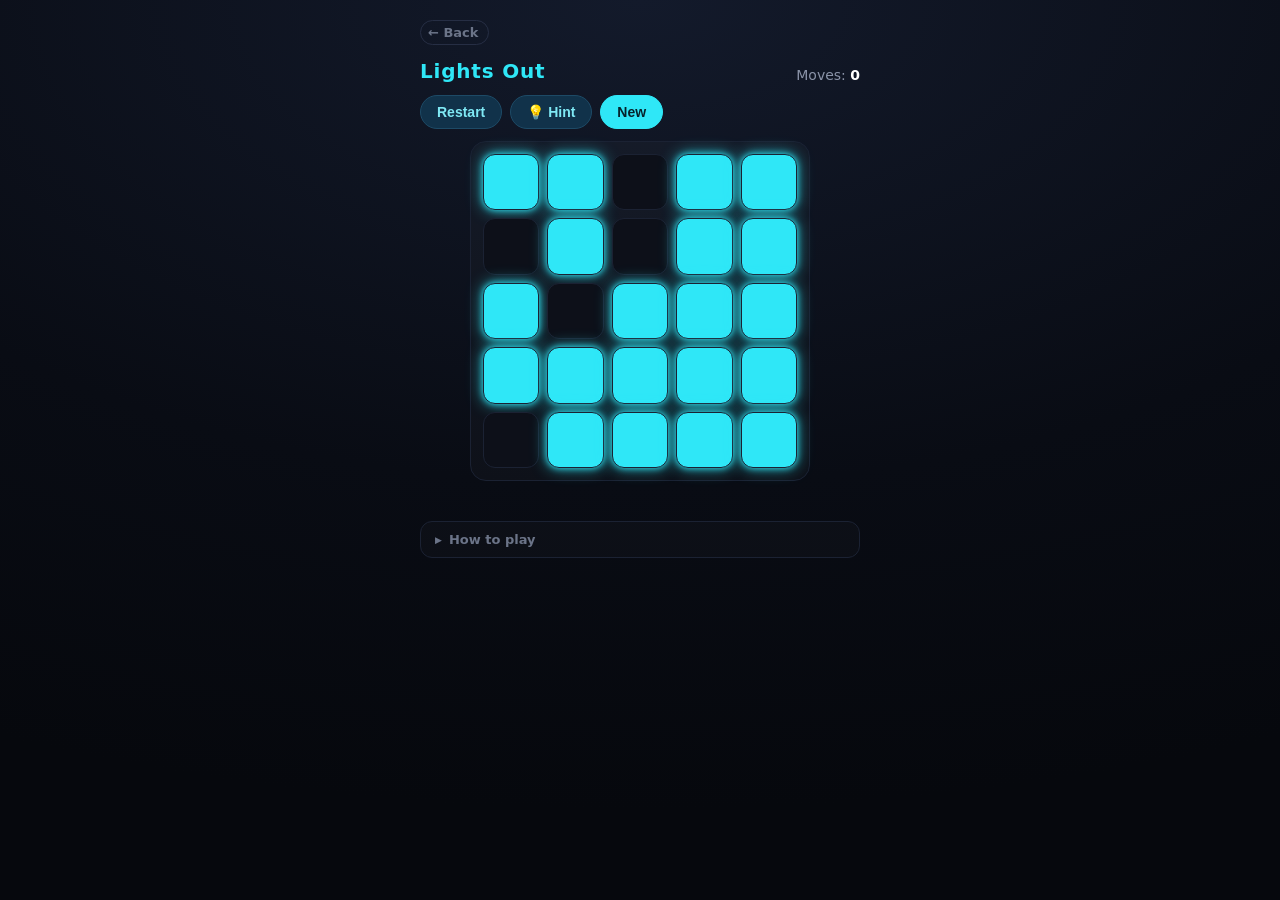
<file: games/lights-out/index.html>
<!doctype html>
<html lang="en">
<head>
<meta charset="utf-8">
<meta name="viewport" content="width=device-width, initial-scale=1, viewport-fit=cover, user-scalable=no">
<title>Lights Out</title>
<meta name="theme-color" content="#06080d">
<link rel="manifest" href="../../manifest.json">
<link rel="icon" href="../../icon-192.png">
<link rel="apple-touch-icon" href="../../icon-192.png">
<link rel="stylesheet" href="../../shared/style.css">
<style>
  header { display: flex; align-items: flex-end; justify-content: space-between; margin-bottom: 10px; }
  h1 { font-size: 20px; font-weight: 700; letter-spacing: .04em; color: #2fe7f7; margin: 0; }
  .moves { font-size: 14px; color: #8a93a8; }
  .moves b { color: #fff; }
  .controls { display: flex; gap: 8px; margin: 12px 0; }
  .grid-wrap {
    width: 100%; max-width: 340px; margin: 0 auto;
    aspect-ratio: 1;
    display: grid; grid-template-columns: repeat(5, 1fr); gap: 8px;
    padding: 12px;
    background: rgba(255,255,255,.02); border: 1px solid #1b2233; border-radius: 16px;
  }
  .cell {
    aspect-ratio: 1; border-radius: 12px; cursor: pointer; border: none;
    transition: background .12s ease, box-shadow .12s ease;
    background: #0d1019; border: 1px solid #1b2233;
  }
  .cell.on {
    background: #2fe7f7;
    box-shadow: 0 0 16px rgba(47,231,247,.7), 0 0 6px rgba(47,231,247,.9);
  }
  .cell.hint { box-shadow: 0 0 0 2px #f8ec22, 0 0 12px rgba(248,236,34,.5); }
  .hintmsg { text-align: center; font-size: 12px; color: #f8ec22; margin-top: 8px; min-height: 16px; }
  .help { text-align: center; font-size: 12px; color: #5a6275; margin-top: 12px; line-height: 1.5; }
</style>
</head>
<body>
<div class="wrap">
  <a class="back-link" href="../../">← Back</a>
  <header>
    <h1>Lights Out</h1>
    <div class="moves">Moves: <b id="moves">0</b></div>
  </header>
  <div class="controls">
    <button class="btn" id="restart">Restart</button>
    <button class="btn" id="hint">💡 Hint</button>
    <button class="btn primary" id="newgame">New</button>
  </div>
  <div class="grid-wrap" id="grid"></div>
  <div class="hintmsg" id="hintmsg"></div>
  <details class="how-to-play">
    <summary><span class="arrow">▶</span> How to play</summary>
    <div class="htp-body">
      <div class="step"><div class="step-num">1</div><div><strong>Look at the grid</strong> — some lights are on (glowing cyan) and some are off (dark). Your goal is to turn them ALL off.</div></div>
      <div class="step"><div class="step-num">2</div><div><strong>Tap any light</strong> — it toggles that light AND its immediate neighbours above, below, left, and right (but not diagonals).</div></div>
      <div class="step"><div class="step-num">3</div><div><strong>Plan carefully</strong> — pressing one light changes up to five at once. A light that's already off will turn on if you press a neighbour, so think a few moves ahead.</div></div>
      <div class="step"><div class="step-num">4</div><div><strong>Win</strong> when every cell on the grid is dark.</div></div>
      <p><strong>Hint</strong> highlights one light you should press (shown in yellow). Every puzzle has a solution — if you get stuck, use Hint or hit Restart to try again from the beginning.</p>
    </div>
  </details>
</div>

<div class="overlay" id="overlay">
  <div class="card">
    <div class="big">🌑</div>
    <h2>Lights Out!</h2>
    <p id="winstats"></p>
    <div class="row">
      <button class="btn" id="replay">Replay</button>
      <button class="btn primary" id="newwin">New puzzle</button>
    </div>
  </div>
</div>

<script>
"use strict";
const N = 5, CELLS = N * N;

// ── Influence matrix ──────────────────────────────────────────────────────────
// A[i][j] = 1 if pressing cell j toggles cell i
const A = [];
for (let i = 0; i < CELLS; i++) {
  const row = Array(CELLS).fill(0);
  const r = (i / N) | 0, c = i % N;
  row[i] = 1;
  if (r > 0)     row[(r - 1) * N + c] = 1;
  if (r < N - 1) row[(r + 1) * N + c] = 1;
  if (c > 0)     row[r * N + c - 1]   = 1;
  if (c < N - 1) row[r * N + c + 1]   = 1;
  A.push(row);
}

// ── GF(2) Gaussian elimination — returns solution x or null (unsolvable) ──────
function solveGF2(state) {
  // Solve Ax = state (mod 2)
  const aug = A.map((row, i) => row.concat(state[i]));
  const pivotRow = Array(CELLS).fill(-1);
  let col = 0;
  for (let row = 0; row < CELLS && col < CELLS; ) {
    let pr = -1;
    for (let r = row; r < CELLS; r++) { if (aug[r][col]) { pr = r; break; } }
    if (pr === -1) { col++; continue; }
    [aug[row], aug[pr]] = [aug[pr], aug[row]];
    pivotRow[col] = row;
    for (let r = 0; r < CELLS; r++) {
      if (r !== row && aug[r][col]) {
        for (let k = col; k <= CELLS; k++) aug[r][k] ^= aug[row][k];
      }
    }
    row++; col++;
  }
  for (let r = 0; r < CELLS; r++) {
    if (!aug[r].slice(0, CELLS).some(Boolean) && aug[r][CELLS]) return null;
  }
  const x = Array(CELLS).fill(0);
  for (let c2 = 0; c2 < CELLS; c2++) {
    const pr2 = pivotRow[c2];
    if (pr2 !== -1 && aug[pr2][CELLS]) x[c2] = 1;
  }
  return x;
}

// ── Helpers ───────────────────────────────────────────────────────────────────
function shuffle(a) {
  a = a.slice();
  for (let i = a.length - 1; i > 0; i--) {
    const j = (Math.random() * (i + 1)) | 0;
    [a[i], a[j]] = [a[j], a[i]];
  }
  return a;
}

function tryStore(key, val) { try { localStorage.setItem(key, String(val)); } catch (_) {} }
function tryLoad(key) { try { return localStorage.getItem(key); } catch (_) { return null; } }

// ── State ─────────────────────────────────────────────────────────────────────
const S = {
  state: Array(CELLS).fill(0),
  initial: Array(CELLS).fill(0),
  moves: 0, won: false, hint: -1,
  best: parseInt(tryLoad("lights-out-best") || "0", 10) || Infinity
};
if (!isFinite(S.best)) S.best = 0;

const $ = id => document.getElementById(id);
const grid = $("grid");

function press(i, record = true) {
  const r = (i / N) | 0, c = i % N;
  S.state[i] ^= 1;
  if (r > 0)     S.state[(r - 1) * N + c] ^= 1;
  if (r < N - 1) S.state[(r + 1) * N + c] ^= 1;
  if (c > 0)     S.state[r * N + c - 1]   ^= 1;
  if (c < N - 1) S.state[r * N + c + 1]   ^= 1;
  if (record) { S.moves++; S.hint = -1; $("hintmsg").textContent = ""; }
}

function newGame() {
  S.state = Array(CELLS).fill(0);
  // Generate solvable puzzle: start from solved, apply random presses
  const pressCount = 8 + ((Math.random() * 8) | 0);
  const pressed = shuffle([...Array(CELLS).keys()]).slice(0, pressCount);
  for (const i of pressed) press(i, false);
  // Edge case: if already solved (unlikely but possible), press one more
  if (!S.state.some(Boolean)) press(0, false);
  S.initial = S.state.slice();
  S.moves = 0; S.won = false; S.hint = -1;
  $("hintmsg").textContent = "";
  $("overlay").className = "overlay";
  render();
}

function restart() {
  S.state = S.initial.slice();
  S.moves = 0; S.won = false; S.hint = -1;
  $("hintmsg").textContent = "";
  $("overlay").className = "overlay";
  render();
}

function showHint() {
  $("hintmsg").textContent = "";
  const sol = solveGF2(S.state);
  if (!sol) {
    $("hintmsg").textContent = "No solution from here — restart?";
    return;
  }
  const first = sol.indexOf(1);
  if (first === -1) {
    $("hintmsg").textContent = "Already solved!";
    return;
  }
  S.hint = first;
  render();
  setTimeout(() => { S.hint = -1; render(); }, 1800);
}

function tap(i) {
  if (S.won) return;
  press(i, true);
  if (!S.state.some(Boolean)) {
    S.won = true;
    const best = tryLoad("lights-out-best");
    const prev = parseInt(best || "0", 10);
    if (!prev || S.moves < prev) tryStore("lights-out-best", S.moves);
    const cur = parseInt(tryLoad("lights-out-best") || "0", 10);
    $("winstats").textContent = `${S.moves} moves · Best: ${cur}`;
    $("overlay").className = "overlay show";
  }
  render();
}

function render() {
  $("moves").textContent = S.moves;
  for (let i = 0; i < CELLS; i++) {
    const el = grid.children[i];
    el.className = "cell" + (S.state[i] ? " on" : "") + (S.hint === i ? " hint" : "");
  }
}

function buildGrid() {
  grid.innerHTML = "";
  for (let i = 0; i < CELLS; i++) {
    const btn = document.createElement("button");
    btn.className = "cell";
    btn.addEventListener("click", () => tap(i));
    grid.appendChild(btn);
  }
}

$("restart").addEventListener("click", restart);
$("newgame").addEventListener("click", newGame);
$("hint").addEventListener("click", showHint);
$("replay").addEventListener("click", restart);
$("newwin").addEventListener("click", newGame);

buildGrid();
newGame();

if ("serviceWorker" in navigator)
  window.addEventListener("load", () => navigator.serviceWorker.register("../../sw.js"));
</script>
</body>
</html>
</file>
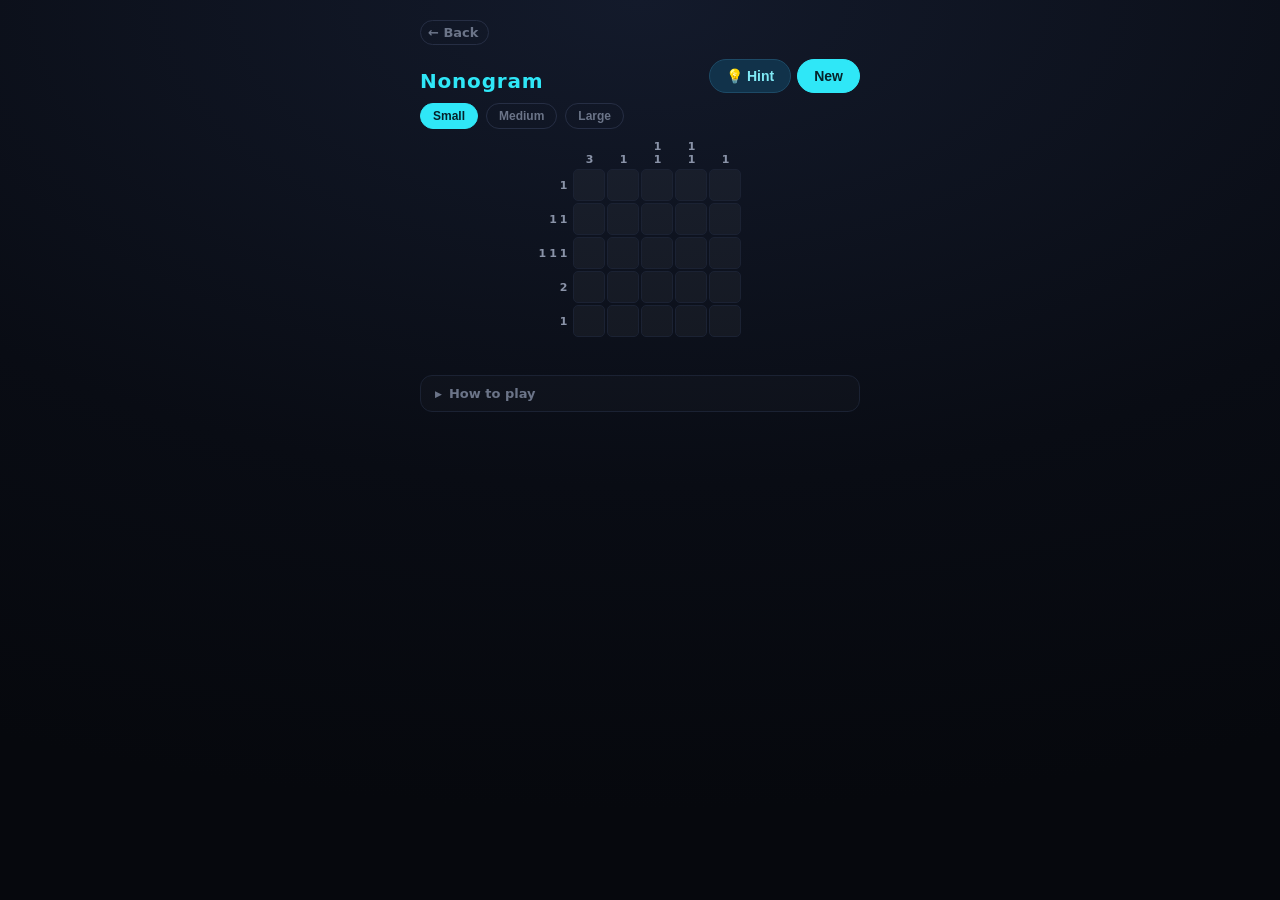
<file: games/nonogram/index.html>
<!doctype html>
<html lang="en">
<head>
<meta charset="utf-8">
<meta name="viewport" content="width=device-width, initial-scale=1, viewport-fit=cover, user-scalable=no">
<title>Nonogram</title>
<meta name="theme-color" content="#06080d">
<link rel="manifest" href="../../manifest.json">
<link rel="icon" href="../../icon-192.png">
<link rel="apple-touch-icon" href="../../icon-192.png">
<link rel="stylesheet" href="../../shared/style.css">
<style>
  header { display: flex; align-items: flex-end; justify-content: space-between; margin-bottom: 10px; }
  h1 { font-size: 20px; font-weight: 700; letter-spacing: .04em; color: #2fe7f7; margin: 0; }
  .pills { display: flex; gap: 8px; margin-bottom: 12px; }
  .pill {
    padding: 5px 12px; border-radius: 999px; font-size: 12px; font-weight: 600;
    background: transparent; color: #6b7488; border: 1px solid #262e44; cursor: pointer;
  }
  .pill.on { background: #2fe7f7; color: #06222a; border-color: #2fe7f7; }

  /* ── Nonogram layout ─────────────────────────────────── */
  .nonogram-outer {
    display: inline-grid;
    gap: 2px;
    /* set by JS: grid-template-columns, grid-template-rows */
    max-width: 100%;
    overflow-x: auto;
  }
  .col-clue-col {
    display: flex; flex-direction: column;
    align-items: center; justify-content: flex-end;
    gap: 2px; padding-bottom: 2px;
  }
  .row-clue-row {
    display: flex; flex-direction: row;
    align-items: center; justify-content: flex-end;
    gap: 3px; padding-right: 4px; min-width: 28px;
  }
  .clue-num {
    font-size: 11px; font-weight: 700; color: #8a93a8; line-height: 1;
  }
  .grid-area {
    display: grid; gap: 2px;
    /* set by JS: grid-template-columns */
  }
  .gcell {
    width: 32px; height: 32px; border-radius: 5px; cursor: pointer; border: none;
    background: rgba(255,255,255,.04);
    border: 1px solid #1b2233;
    transition: background .08s ease;
    font-size: 14px; color: #3a4455;
    display: flex; align-items: center; justify-content: center;
    user-select: none;
  }
  .gcell.filled { background: #2fe7f7; color: transparent; border-color: #1faabb; }
  .gcell.crossed { background: transparent; color: #3a4455; }
  .gcell.error-fill { background: #f53b3b; border-color: #c02020; }
  .gcell.error-empty { background: rgba(245,59,59,.15); border-color: #c02020; }

  .controls { display: flex; gap: 8px; margin: 12px 0 4px; }
  .hintmsg { font-size: 12px; color: #35e63c; margin-top: 6px; min-height: 16px; }
  .help { font-size: 12px; color: #5a6275; margin-top: 8px; line-height: 1.5; }
  .center { text-align: center; }
</style>
</head>
<body>
<div class="wrap">
  <a class="back-link" href="../../">← Back</a>
  <header>
    <h1>Nonogram</h1>
    <div class="controls" style="margin:0;gap:6px">
      <button class="btn" id="hint">💡 Hint</button>
      <button class="btn primary" id="newgame">New</button>
    </div>
  </header>
  <div class="pills" id="pills"></div>
  <div id="puzzle-wrap" class="center"></div>
  <div class="hintmsg center" id="hintmsg"></div>
  <details class="how-to-play">
    <summary><span class="arrow">▶</span> How to play</summary>
    <div class="htp-body">
      <p><strong>Goal:</strong> figure out which cells to fill in using only the number clues along the edges — like revealing a pixel-art picture.</p>
      <div class="step"><div class="step-num">1</div><div><strong>Read the clues</strong> — the numbers above each column and to the left of each row tell you the lengths of the filled runs in that line. For example, <strong>3 1</strong> means a run of 3 filled cells, then at least one gap, then a run of 1 — in that order.</div></div>
      <div class="step"><div class="step-num">2</div><div><strong>Fill a cell</strong> by tapping it once — it turns dark (filled). Tap again to mark it <strong>✕</strong> (you know it's empty). Tap a third time to clear it back to blank.</div></div>
      <div class="step"><div class="step-num">3</div><div><strong>Use ✕ marks</strong> to keep track of cells you've worked out are definitely empty — this makes the logic much easier to follow.</div></div>
      <div class="step"><div class="step-num">4</div><div><strong>Cross-reference rows and columns</strong> — a cell's correct state must satisfy both its row clue and its column clue at the same time.</div></div>
      <p><strong>Win</strong> when all the filled cells match the hidden pattern. <strong>Hint</strong> deduces one cell for you using the same logic a human solver would use. Start on <strong>Small</strong> (5×5) until you get the hang of it!</p>
    </div>
  </details>
</div>

<div class="overlay" id="overlay">
  <div class="card">
    <div class="big">🖼</div>
    <h2>Solved!</h2>
    <p id="winstats"></p>
    <div class="row">
      <button class="btn primary" id="newwin">New puzzle</button>
    </div>
  </div>
</div>

<script>
"use strict";

// ── Helpers ───────────────────────────────────────────────────────────────────
function shuffle(a) {
  a = a.slice();
  for (let i = a.length - 1; i > 0; i--) {
    const j = (Math.random() * (i + 1)) | 0;
    [a[i], a[j]] = [a[j], a[i]];
  }
  return a;
}
function tryStore(k, v) { try { localStorage.setItem(k, String(v)); } catch (_) {} }
function tryLoad(k)     { try { return localStorage.getItem(k); } catch (_) { return null; } }

// ── Clue utilities ────────────────────────────────────────────────────────────
function lineClue(line) {
  const clue = [];
  let cnt = 0;
  for (const v of line) {
    if (v) cnt++;
    else if (cnt) { clue.push(cnt); cnt = 0; }
  }
  if (cnt) clue.push(cnt);
  return clue; // empty array means all-empty line
}

// All valid 0/1 placements for a clue in a line of length `len`
// given known cells (array of 0/1/-1 where -1 = unknown)
function validLineConfigs(clue, len, known) {
  const results = [];
  function place(ci, pos, current) {
    if (ci === clue.length) {
      // pad with 0s and check remaining known
      const arr = current.slice();
      while (arr.length < len) arr.push(0);
      for (let i = 0; i < len; i++) {
        if (known[i] !== -1 && known[i] !== arr[i]) return;
      }
      results.push(arr);
      return;
    }
    const blockLen = clue[ci];
    const rest = clue.slice(ci + 1).reduce((a, b) => a + b, 0)
                 + Math.max(0, clue.length - ci - 1);
    const maxStart = len - rest - blockLen;
    for (let start = pos; start <= maxStart; start++) {
      // zeros from current.length to start-1, then block of 1s
      const arr = current.slice();
      while (arr.length < start) arr.push(0);
      for (let k = 0; k < blockLen; k++) arr.push(1);
      // check conflicts with known so far
      let ok = true;
      for (let i = 0; i < arr.length; i++) {
        if (known[i] !== -1 && known[i] !== arr[i]) { ok = false; break; }
      }
      if (ok) place(ci + 1, start + blockLen + 1, arr);
    }
  }
  if (clue.length === 0) {
    const arr = Array(len).fill(0);
    let ok = true;
    for (let i = 0; i < len; i++) if (known[i] === 1) { ok = false; break; }
    if (ok) results.push(arr);
  } else {
    place(0, 0, []);
  }
  return results;
}

// ── Constraint-propagation solver ─────────────────────────────────────────────
// grid[r][c] = -1 unknown, 0 empty, 1 filled
// Returns number of solutions found (stops at `limit`)
function countSolutions(rowClues, colClues, limit) {
  const R = rowClues.length, C = colClues.length;
  const grid = Array.from({ length: R }, () => Array(C).fill(-1));

  // Propagate constraints; returns false on contradiction
  function propagate() {
    let changed = true;
    while (changed) {
      changed = false;
      for (let r = 0; r < R; r++) {
        const known = grid[r].slice();
        const cfgs = validLineConfigs(rowClues[r], C, known);
        if (!cfgs.length) return false;
        for (let c = 0; c < C; c++) {
          if (grid[r][c] !== -1) continue;
          const allSame = cfgs.every(cfg => cfg[c] === cfgs[0][c]);
          if (allSame) { grid[r][c] = cfgs[0][c]; changed = true; }
        }
      }
      for (let c = 0; c < C; c++) {
        const known = grid.map(row => row[c]);
        const cfgs = validLineConfigs(colClues[c], R, known);
        if (!cfgs.length) return false;
        for (let r = 0; r < R; r++) {
          if (grid[r][c] !== -1) continue;
          const allSame = cfgs.every(cfg => cfg[r] === cfgs[0][r]);
          if (allSame) { grid[r][c] = cfgs[0][r]; changed = true; }
        }
      }
    }
    return true;
  }

  let count = 0;
  function backtrack() {
    if (count >= limit) return;
    if (!propagate()) return;
    // Find first unknown cell
    let br = -1, bc = -1;
    outer: for (let r = 0; r < R; r++)
      for (let c = 0; c < C; c++)
        if (grid[r][c] === -1) { br = r; bc = c; break outer; }
    if (br === -1) { count++; return; }
    for (const v of [0, 1]) {
      const saved = grid.map(row => row.slice());
      grid[br][bc] = v;
      backtrack();
      for (let r = 0; r < R; r++) grid[r] = saved[r];
      if (count >= limit) return;
    }
  }
  backtrack();
  return count;
}

// Produce a hint: one cell guaranteed by constraint propagation from current player state
function logicHint(rowClues, colClues, playerGrid) {
  const R = rowClues.length, C = colClues.length;
  // Build known from player: 1=filled, -1=unknown, 0=empty(crossed)
  const known = playerGrid.map(row => row.map(v => (v === 1 ? 1 : v === -1 ? 0 : -1)));

  for (let r = 0; r < R; r++) {
    const cfgs = validLineConfigs(rowClues[r], C, known[r]);
    if (!cfgs.length) continue;
    for (let c = 0; c < C; c++) {
      if (known[r][c] !== -1) continue;
      const allSame = cfgs.every(cfg => cfg[c] === cfgs[0][c]);
      if (allSame) return { r, c, val: cfgs[0][c] };
    }
  }
  for (let c = 0; c < C; c++) {
    const col = known.map(row => row[c]);
    const cfgs = validLineConfigs(colClues[c], R, col);
    if (!cfgs.length) continue;
    for (let r = 0; r < R; r++) {
      if (known[r][c] !== -1) continue;
      const allSame = cfgs.every(cfg => cfg[r] === cfgs[0][r]);
      if (allSame) return { r, c, val: cfgs[0][r] };
    }
  }
  return null;
}

// ── Generator ─────────────────────────────────────────────────────────────────
const SIZES = { Small: 5, Medium: 7, Large: 10 };

function generatePuzzle(size) {
  for (let attempt = 0; attempt < 40; attempt++) {
    // Random pattern, ~45-55% fill
    const pattern = Array.from({ length: size }, () =>
      Array.from({ length: size }, () => (Math.random() < 0.5 ? 1 : 0))
    );
    const rowClues = pattern.map(row => lineClue(row));
    const colClues = Array.from({ length: size }, (_, c) => lineClue(pattern.map(row => row[c])));

    // Skip trivial puzzles (all empty or all filled rows/cols)
    if (rowClues.every(c => !c.length) || colClues.every(c => !c.length)) continue;

    const count = countSolutions(rowClues, colClues, 2);
    if (count === 1) return { pattern, rowClues, colClues, size };
  }
  return null;
}

// ── State ─────────────────────────────────────────────────────────────────────
// playerGrid[r][c]: 0=unknown, 1=filled, -1=crossed(empty)
const S = {
  size: 5, pattern: [], rowClues: [], colClues: [],
  player: [], // 0=unknown, 1=filled, -1=crossed
  difficulty: "Small",
  won: false, startTime: 0
};

const $ = id => document.getElementById(id);
const wrap = $("puzzle-wrap");

function buildDOM() {
  wrap.innerHTML = "";
  const { size, rowClues, colClues } = S;

  const outer = document.createElement("div");
  outer.className = "nonogram-outer";

  // Grid layout: (cols+1) columns (1 for row-clues, cols for grid)
  //              (rows+1) rows (1 for col-clues, rows for grid)
  outer.style.gridTemplateColumns = `auto repeat(${size}, 32px)`;
  outer.style.gridTemplateRows    = `auto repeat(${size}, 32px)`;

  // Top-left corner (empty)
  const corner = document.createElement("div");
  outer.appendChild(corner);

  // Column clue cells (top row)
  for (let c = 0; c < size; c++) {
    const div = document.createElement("div");
    div.className = "col-clue-col";
    const clue = colClues[c];
    const nums = clue.length ? clue : [0];
    for (const n of nums) {
      const span = document.createElement("span");
      span.className = "clue-num";
      span.textContent = n;
      div.appendChild(span);
    }
    outer.appendChild(div);
  }

  // Each row: row-clue + cells
  const gridArea = document.createElement("div");
  gridArea.className = "grid-area";
  gridArea.style.gridTemplateColumns = `repeat(${size}, 32px)`;

  for (let r = 0; r < size; r++) {
    // Row clue
    const rowDiv = document.createElement("div");
    rowDiv.className = "row-clue-row";
    const clue = rowClues[r];
    const nums = clue.length ? clue : [0];
    for (const n of nums) {
      const span = document.createElement("span");
      span.className = "clue-num";
      span.textContent = n;
      rowDiv.appendChild(span);
    }
    outer.appendChild(rowDiv);

    // Grid cells
    for (let c = 0; c < size; c++) {
      const btn = document.createElement("button");
      btn.className = "gcell";
      btn.dataset.r = r;
      btn.dataset.c = c;
      btn.addEventListener("click", () => tapCell(r, c));
      gridArea.appendChild(btn);
    }
    outer.appendChild(document.createElement("div")); // placeholder for grid-area column
  }

  // The grid area needs to span correctly. Since the layout is a grid of (size+1) cols x (size+1) rows,
  // each row clue is a separate cell, and the grid cells all go inside gridArea.
  // Let me use a simpler flat approach: place all items linearly.
  // Rebuild using a flat CSS grid.
  outer.innerHTML = "";
  outer.style.gridTemplateColumns = `auto repeat(${size}, 32px)`;
  outer.style.gridTemplateRows    = `auto repeat(${size}, 32px)`;
  outer.style.gap = "2px";
  outer.style.display = "inline-grid";

  // Row 0: corner + col clues
  const corner2 = document.createElement("div");
  outer.appendChild(corner2);
  for (let c = 0; c < size; c++) {
    const div = document.createElement("div");
    div.className = "col-clue-col";
    const clue = colClues[c];
    for (const n of (clue.length ? clue : [0])) {
      const span = document.createElement("span");
      span.className = "clue-num";
      span.textContent = n;
      div.appendChild(span);
    }
    outer.appendChild(div);
  }

  // Rows 1..size: row clue + cells
  for (let r = 0; r < size; r++) {
    const rowDiv = document.createElement("div");
    rowDiv.className = "row-clue-row";
    const clue = rowClues[r];
    for (const n of (clue.length ? clue : [0])) {
      const span = document.createElement("span");
      span.className = "clue-num";
      span.textContent = n;
      rowDiv.appendChild(span);
    }
    outer.appendChild(rowDiv);

    for (let c = 0; c < size; c++) {
      const btn = document.createElement("button");
      btn.className = "gcell";
      btn.dataset.r = r;
      btn.dataset.c = c;
      btn.addEventListener("click", () => tapCell(r, c));
      outer.appendChild(btn);
    }
  }

  wrap.appendChild(outer);
}

function tapCell(r, c) {
  if (S.won) return;
  $("hintmsg").textContent = "";
  // Cycle: 0 → 1 → -1 → 0
  const cur = S.player[r][c];
  S.player[r][c] = cur === 0 ? 1 : cur === 1 ? -1 : 0;
  checkWin();
  render();
}

function checkWin() {
  for (let r = 0; r < S.size; r++)
    for (let c = 0; c < S.size; c++)
      if ((S.player[r][c] === 1) !== (S.pattern[r][c] === 1)) return;
  S.won = true;
  const elapsed = Math.round((Date.now() - S.startTime) / 1000);
  const mins = (elapsed / 60) | 0, secs = elapsed % 60;
  const timeStr = mins ? `${mins}m ${secs}s` : `${secs}s`;
  const key = `nonogram-best-${S.difficulty}`;
  const prev = parseInt(tryLoad(key) || "0", 10);
  if (!prev || elapsed < prev) tryStore(key, elapsed);
  const best = parseInt(tryLoad(key) || "0", 10);
  const bm = (best / 60) | 0, bs = best % 60;
  const bestStr = bm ? `${bm}m ${bs}s` : `${bs}s`;
  $("winstats").textContent = `${timeStr} · Best: ${bestStr}`;
  $("overlay").className = "overlay show";
}

function showHint() {
  $("hintmsg").textContent = "";
  const h = logicHint(S.rowClues, S.colClues, S.player);
  if (!h) {
    $("hintmsg").textContent = "No simple deduction available — try a different cell.";
    return;
  }
  S.player[h.r][h.c] = h.val === 1 ? 1 : -1;
  checkWin();
  render();
  $("hintmsg").textContent = `Hint: cell (${h.r + 1},${h.c + 1}) is ${h.val ? "filled" : "empty"}.`;
}

function render() {
  if (!wrap.firstChild) return;
  const outer = wrap.firstChild;
  const cells = outer.querySelectorAll(".gcell");
  cells.forEach(btn => {
    const r = parseInt(btn.dataset.r, 10), c = parseInt(btn.dataset.c, 10);
    const pv = S.player[r][c];
    let cls = "gcell";
    if (pv === 1) cls += " filled";
    else if (pv === -1) cls += " crossed";
    btn.className = cls;
    btn.textContent = pv === -1 ? "✕" : "";
  });
}

function newGame(diff) {
  if (diff) S.difficulty = diff;
  S.size = SIZES[S.difficulty] || 5;
  $("hintmsg").textContent = "";

  let puzzle = null;
  for (let t = 0; t < 3 && !puzzle; t++) puzzle = generatePuzzle(S.size);
  if (!puzzle) {
    $("hintmsg").textContent = "Could not generate a unique puzzle — try again.";
    return;
  }

  S.pattern  = puzzle.pattern;
  S.rowClues = puzzle.rowClues;
  S.colClues = puzzle.colClues;
  S.player   = Array.from({ length: S.size }, () => Array(S.size).fill(0));
  S.won = false;
  S.startTime = Date.now();
  $("overlay").className = "overlay";
  renderPills();
  buildDOM();
  render();
}

function renderPills() {
  const p = $("pills");
  p.innerHTML = "";
  for (const d of ["Small", "Medium", "Large"]) {
    const b = document.createElement("button");
    b.className = "pill" + (d === S.difficulty ? " on" : "");
    b.textContent = d;
    b.addEventListener("click", () => newGame(d));
    p.appendChild(b);
  }
}

$("newgame").addEventListener("click", () => newGame());
$("hint").addEventListener("click", showHint);
$("newwin").addEventListener("click", () => newGame());

newGame();

if ("serviceWorker" in navigator)
  window.addEventListener("load", () => navigator.serviceWorker.register("../../sw.js"));
</script>
</body>
</html>
</file>
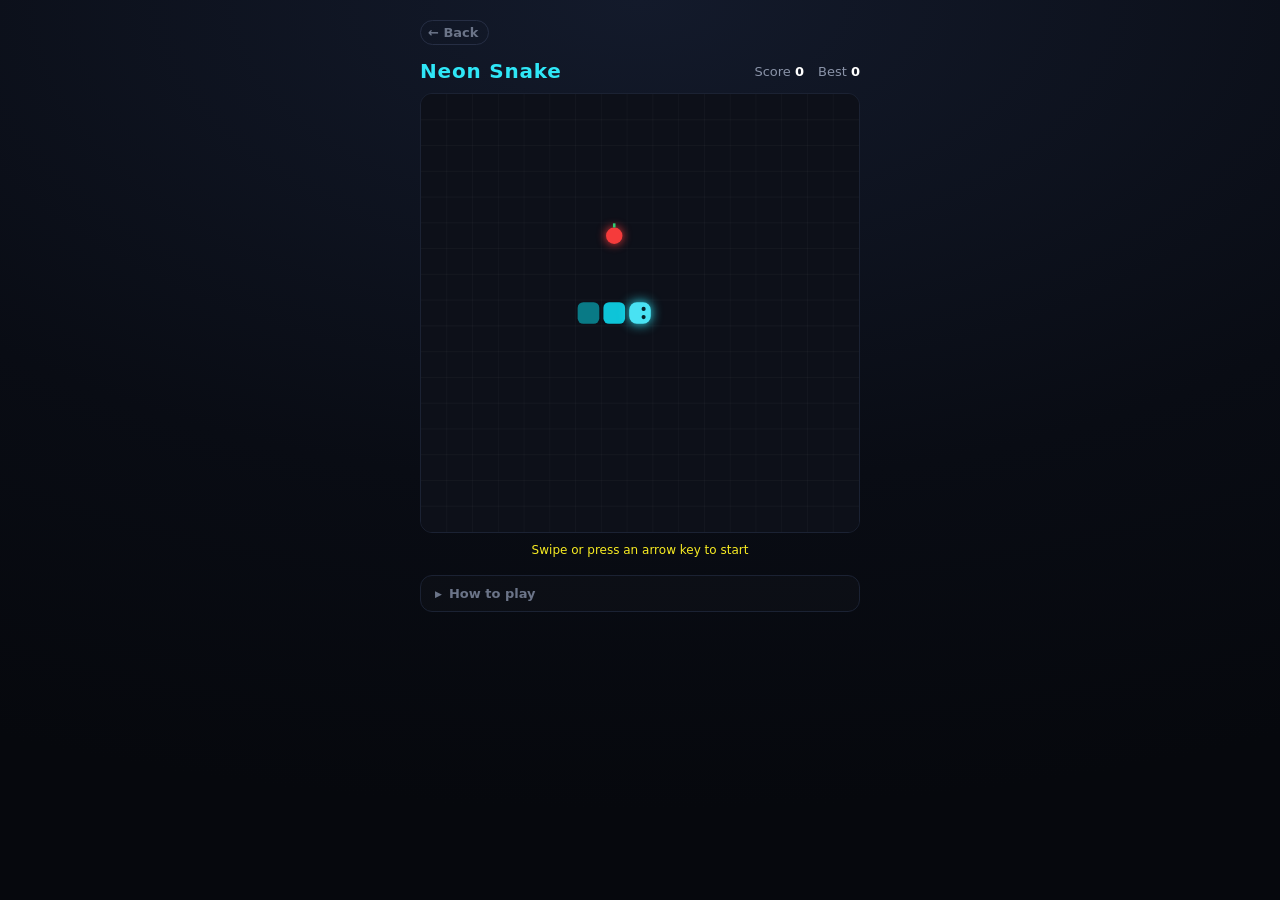
<file: games/snake/index.html>
<!doctype html>
<html lang="en">
<head>
<meta charset="utf-8">
<meta name="viewport" content="width=device-width, initial-scale=1, viewport-fit=cover, user-scalable=no">
<title>Neon Snake</title>
<meta name="theme-color" content="#06080d">
<link rel="manifest" href="../../manifest.json">
<link rel="icon" href="../../icon-192.png">
<link rel="apple-touch-icon" href="../../icon-192.png">
<link rel="stylesheet" href="../../shared/style.css">
<style>
  header { display: flex; align-items: center; justify-content: space-between; margin-bottom: 10px; }
  h1 { font-size: 20px; font-weight: 700; letter-spacing: .04em; color: #2fe7f7; margin: 0; }
  .stats { display: flex; gap: 14px; }
  .stat { font-size: 13px; color: #8a93a8; }
  .stat b { color: #fff; }
  .board-wrap {
    width: 100%; aspect-ratio: 1;
    background: rgba(255,255,255,.02);
    border: 1px solid #1b2233; border-radius: 12px;
    overflow: hidden;
    touch-action: none; user-select: none;
  }
  canvas { display: block; width: 100%; height: 100%; }
  .msg { text-align: center; font-size: 12px; color: #f8ec22; margin-top: 10px; min-height: 16px; }
</style>
</head>
<body>
<div class="wrap">
  <a class="back-link" href="../../">← Back</a>
  <header>
    <h1>Neon Snake</h1>
    <div class="stats">
      <div class="stat">Score <b id="score">0</b></div>
      <div class="stat">Best <b id="best">0</b></div>
    </div>
  </header>
  <div class="board-wrap"><canvas id="c"></canvas></div>
  <div class="msg" id="msg">Swipe or press an arrow key to start</div>
  <details class="how-to-play">
    <summary><span class="arrow">▶</span> How to play</summary>
    <div class="htp-body">
      <div class="step"><div class="step-num">1</div><div><strong>Steer the snake</strong> — swipe in any direction on a touchscreen, or use the arrow keys / WASD. The snake never stops moving; you only choose where it turns.</div></div>
      <div class="step"><div class="step-num">2</div><div><strong>Eat the red apples</strong> — each one scores a point and makes your snake one segment longer. The snake also speeds up a little with every apple.</div></div>
      <div class="step"><div class="step-num">3</div><div><strong>Grab the gold star</strong> when it appears — it's worth 5 points, but it disappears after a few seconds. The shrinking ring shows how long you have.</div></div>
      <div class="step"><div class="step-num">4</div><div><strong>Don't crash</strong> — hitting a wall or your own tail ends the game. The longer you get, the harder it is to avoid yourself!</div></div>
      <p><strong>Tip:</strong> you can queue your next couple of turns — quick swipes or key presses are remembered in order. Your best score is saved on this device.</p>
    </div>
  </details>
</div>

<div class="overlay" id="overlay">
  <div class="card">
    <div class="big">🐍</div>
    <h2>Crashed!</h2>
    <p id="ov-stats"></p>
    <div class="row">
      <button class="btn primary" id="btn-replay">Play again</button>
      <a class="btn" href="../../">Hub</a>
    </div>
  </div>
</div>

<script>
"use strict";

// ── Config ────────────────────────────────────────────────────────────────────
const COLS = 17, ROWS = 17;
const TICK_START = 140;   // ms per move at the start
const TICK_MIN = 75;      // fastest the snake gets
const TICK_STEP = 2;      // ms faster per apple
const BONUS_EVERY = 5;    // a gold star appears every Nth apple
const BONUS_TTL = 6;      // seconds before the star vanishes
const BONUS_PTS = 5;

function tryStore(k, v) { try { localStorage.setItem(k, String(v)); } catch(_) {} }
function tryLoad(k) { try { return localStorage.getItem(k); } catch(_) { return null; } }

// ── Canvas ────────────────────────────────────────────────────────────────────
const canvas = document.getElementById("c");
const ctx = canvas.getContext("2d");
const dpr = Math.min(window.devicePixelRatio || 1, 2);
let PX = 0, CELL = 0; // board size + cell size in CSS px

function resize() {
  PX = canvas.parentElement.clientWidth;
  CELL = PX / COLS;
  canvas.width = PX * dpr;
  canvas.height = PX * dpr;
}
resize();
window.addEventListener("resize", resize);

// ── State ─────────────────────────────────────────────────────────────────────
let snake;      // [{x,y}] head first
let dir;        // current direction {x,y}
let queue;      // buffered turns (max 3)
let food;       // {x,y}
let bonus;      // {x,y,t} or null
let apples, score, state; // state: "ready" | "run" | "over"
let tickMs, acc;
let best = parseInt(tryLoad("snake-best") || "0", 10);

const $ = id => document.getElementById(id);

function emptyCell() {
  while (true) {
    const x = Math.random() * COLS | 0, y = Math.random() * ROWS | 0;
    if (snake.some(s => s.x === x && s.y === y)) continue;
    if (food && food.x === x && food.y === y) continue;
    if (bonus && bonus.x === x && bonus.y === y) continue;
    return { x, y };
  }
}

function newGame() {
  const cx = COLS >> 1, cy = ROWS >> 1;
  snake = [{ x: cx, y: cy }, { x: cx - 1, y: cy }, { x: cx - 2, y: cy }];
  dir = { x: 1, y: 0 };
  queue = [];
  food = null; bonus = null;
  food = emptyCell();
  apples = 0; score = 0;
  tickMs = TICK_START; acc = 0;
  state = "ready";
  $("overlay").className = "overlay";
  $("msg").textContent = "Swipe or press an arrow key to start";
  renderHUD();
}

function renderHUD() {
  $("score").textContent = score;
  $("best").textContent = best;
}

// ── Direction input (queued so fast double-turns can't reverse into the body) ──
function pushDir(d) {
  const last = queue.length ? queue[queue.length - 1] : dir;
  if (d.x === last.x && d.y === last.y) return;       // same way
  if (d.x === -last.x && d.y === -last.y) return;     // reverse — illegal
  if (queue.length < 3) queue.push(d);
  if (state === "ready") {
    state = "run";
    $("msg").textContent = "";
  }
}

document.addEventListener("keydown", e => {
  const map = {
    ArrowLeft: {x:-1,y:0}, KeyA: {x:-1,y:0},
    ArrowRight:{x:1,y:0},  KeyD: {x:1,y:0},
    ArrowUp:   {x:0,y:-1}, KeyW: {x:0,y:-1},
    ArrowDown: {x:0,y:1},  KeyS: {x:0,y:1},
  };
  if (e.code in map) { e.preventDefault(); pushDir(map[e.code]); }
});

// Swipe: re-anchors after each turn so one continuous drag can steer many turns
let tx = 0, ty = 0;
canvas.addEventListener("touchstart", e => {
  e.preventDefault();
  tx = e.touches[0].clientX; ty = e.touches[0].clientY;
}, { passive: false });
canvas.addEventListener("touchmove", e => {
  e.preventDefault();
  const dx = e.touches[0].clientX - tx;
  const dy = e.touches[0].clientY - ty;
  if (Math.max(Math.abs(dx), Math.abs(dy)) < 24) return;
  pushDir(Math.abs(dx) > Math.abs(dy)
    ? { x: dx < 0 ? -1 : 1, y: 0 }
    : { x: 0, y: dy < 0 ? -1 : 1 });
  tx = e.touches[0].clientX; ty = e.touches[0].clientY;
}, { passive: false });

// ── Tick ──────────────────────────────────────────────────────────────────────
function tick() {
  if (queue.length) dir = queue.shift();

  const head = snake[0];
  const nx = head.x + dir.x, ny = head.y + dir.y;

  // Wall
  if (nx < 0 || nx >= COLS || ny < 0 || ny >= ROWS) return die();

  const ateFood  = food  && nx === food.x  && ny === food.y;
  const ateBonus = bonus && nx === bonus.x && ny === bonus.y;
  const growing = ateFood || ateBonus;

  // Self (the tail cell is vacated this tick unless we grow)
  const lastIdx = snake.length - (growing ? 0 : 1);
  for (let i = 0; i < lastIdx; i++)
    if (snake[i].x === nx && snake[i].y === ny) return die();

  snake.unshift({ x: nx, y: ny });
  if (!growing) snake.pop();

  if (ateFood) {
    apples++; score++;
    tickMs = Math.max(TICK_MIN, TICK_START - apples * TICK_STEP);
    food = emptyCell();
    if (apples % BONUS_EVERY === 0 && !bonus) {
      bonus = { ...emptyCell(), t: BONUS_TTL };
      $("msg").textContent = "⭐ Gold star! Grab it fast!";
    }
  }
  if (ateBonus) {
    score += BONUS_PTS;
    bonus = null;
    $("msg").textContent = `+${BONUS_PTS}!`;
  }
  if (ateFood || ateBonus) {
    if (score > best) { best = score; tryStore("snake-best", best); }
    renderHUD();
  }
}

function die() {
  state = "over";
  if (score > best) { best = score; tryStore("snake-best", best); }
  renderHUD();
  $("ov-stats").textContent =
    `Length: ${snake.length} · Score: ${score} · Best: ${best}`;
  $("overlay").className = "overlay show";
}

// ── Render ────────────────────────────────────────────────────────────────────
function draw(now) {
  ctx.save();
  ctx.scale(dpr, dpr);
  ctx.fillStyle = "#0d1019";
  ctx.fillRect(0, 0, PX, PX);

  // Faint grid
  ctx.strokeStyle = "rgba(255,255,255,0.03)";
  ctx.lineWidth = 1;
  for (let i = 1; i < COLS; i++) {
    ctx.beginPath(); ctx.moveTo(i * CELL, 0); ctx.lineTo(i * CELL, PX); ctx.stroke();
    ctx.beginPath(); ctx.moveTo(0, i * CELL); ctx.lineTo(PX, i * CELL); ctx.stroke();
  }

  // Apple (gentle pulse)
  if (food) {
    const pulse = 1 + Math.sin(now / 260) * 0.07;
    const fx = (food.x + 0.5) * CELL, fy = (food.y + 0.5) * CELL;
    ctx.save();
    ctx.shadowColor = "#f53b3b"; ctx.shadowBlur = 10;
    ctx.fillStyle = "#f53b3b";
    ctx.beginPath(); ctx.arc(fx, fy, CELL * 0.34 * pulse, 0, Math.PI * 2); ctx.fill();
    ctx.restore();
    ctx.fillStyle = "#2ecc71";
    ctx.fillRect(fx - CELL * 0.05, fy - CELL * 0.48, CELL * 0.1, CELL * 0.16); // leaf/stem
  }

  // Bonus star with time ring
  if (bonus) {
    const bx = (bonus.x + 0.5) * CELL, by = (bonus.y + 0.5) * CELL;
    const pulse = 1 + Math.sin(now / 150) * 0.12;
    const R = CELL * 0.36 * pulse;
    ctx.save();
    ctx.shadowColor = "#f8ec22"; ctx.shadowBlur = 12;
    ctx.fillStyle = "#f8ec22";
    ctx.beginPath();
    for (let i = 0; i < 10; i++) {
      const ang = -Math.PI / 2 + i * Math.PI / 5;
      const rr = i % 2 === 0 ? R : R * 0.45;
      const px = bx + Math.cos(ang) * rr, py = by + Math.sin(ang) * rr;
      i === 0 ? ctx.moveTo(px, py) : ctx.lineTo(px, py);
    }
    ctx.closePath(); ctx.fill();
    ctx.restore();
    // Remaining-time ring
    const frac = bonus.t / BONUS_TTL;
    ctx.beginPath();
    ctx.arc(bx, by, CELL * 0.48, -Math.PI / 2, -Math.PI / 2 + frac * Math.PI * 2);
    ctx.strokeStyle = "rgba(248,236,34,0.7)"; ctx.lineWidth = 2; ctx.stroke();
  }

  // Snake — head bright cyan fading toward the tail
  for (let i = snake.length - 1; i >= 0; i--) {
    const s = snake[i];
    const f = snake.length === 1 ? 0 : i / (snake.length - 1);
    const light = 62 - f * 34;         // 62% head → 28% tail
    ctx.fillStyle = `hsl(186, 88%, ${light}%)`;
    const inset = CELL * 0.08;
    const x = s.x * CELL + inset, y = s.y * CELL + inset, w = CELL - inset * 2;
    if (i === 0) {
      ctx.save();
      ctx.shadowColor = "#2fe7f7"; ctx.shadowBlur = 12;
      ctx.beginPath(); ctx.roundRect(x, y, w, w, CELL * 0.3); ctx.fill();
      ctx.restore();
      // Eyes offset toward travel direction
      ctx.fillStyle = "#06222a";
      const exo = dir.x * CELL * 0.14, eyo = dir.y * CELL * 0.14;
      const perp = { x: dir.y, y: dir.x };
      const cxp = x + w / 2, cyp = y + w / 2;
      const er = CELL * 0.08;
      ctx.beginPath();
      ctx.arc(cxp + exo + perp.x * CELL * 0.16, cyp + eyo + perp.y * CELL * 0.16, er, 0, Math.PI * 2);
      ctx.arc(cxp + exo - perp.x * CELL * 0.16, cyp + eyo - perp.y * CELL * 0.16, er, 0, Math.PI * 2);
      ctx.fill();
    } else {
      ctx.beginPath(); ctx.roundRect(x, y, w, w, CELL * 0.22); ctx.fill();
    }
  }

  ctx.restore();
}

// ── Loop ──────────────────────────────────────────────────────────────────────
let lastTs = 0;
document.addEventListener("visibilitychange", () => { if (!document.hidden) lastTs = 0; });

function loop(ts) {
  requestAnimationFrame(loop);
  const dt = lastTs ? Math.min((ts - lastTs) / 1000, 1 / 10) : 0.016;
  lastTs = ts;

  if (state === "run") {
    acc += dt * 1000;
    while (acc >= tickMs && state === "run") {
      acc -= tickMs;
      tick();
    }
    if (bonus) {
      bonus.t -= dt;
      if (bonus.t <= 0) { bonus = null; $("msg").textContent = ""; }
    }
  }

  draw(ts);
}

// ── Start ─────────────────────────────────────────────────────────────────────
$("btn-replay").addEventListener("click", newGame);
newGame();
requestAnimationFrame(loop);

if ("serviceWorker" in navigator)
  window.addEventListener("load", () => navigator.serviceWorker.register("../../sw.js"));
</script>
</body>
</html>
</file>
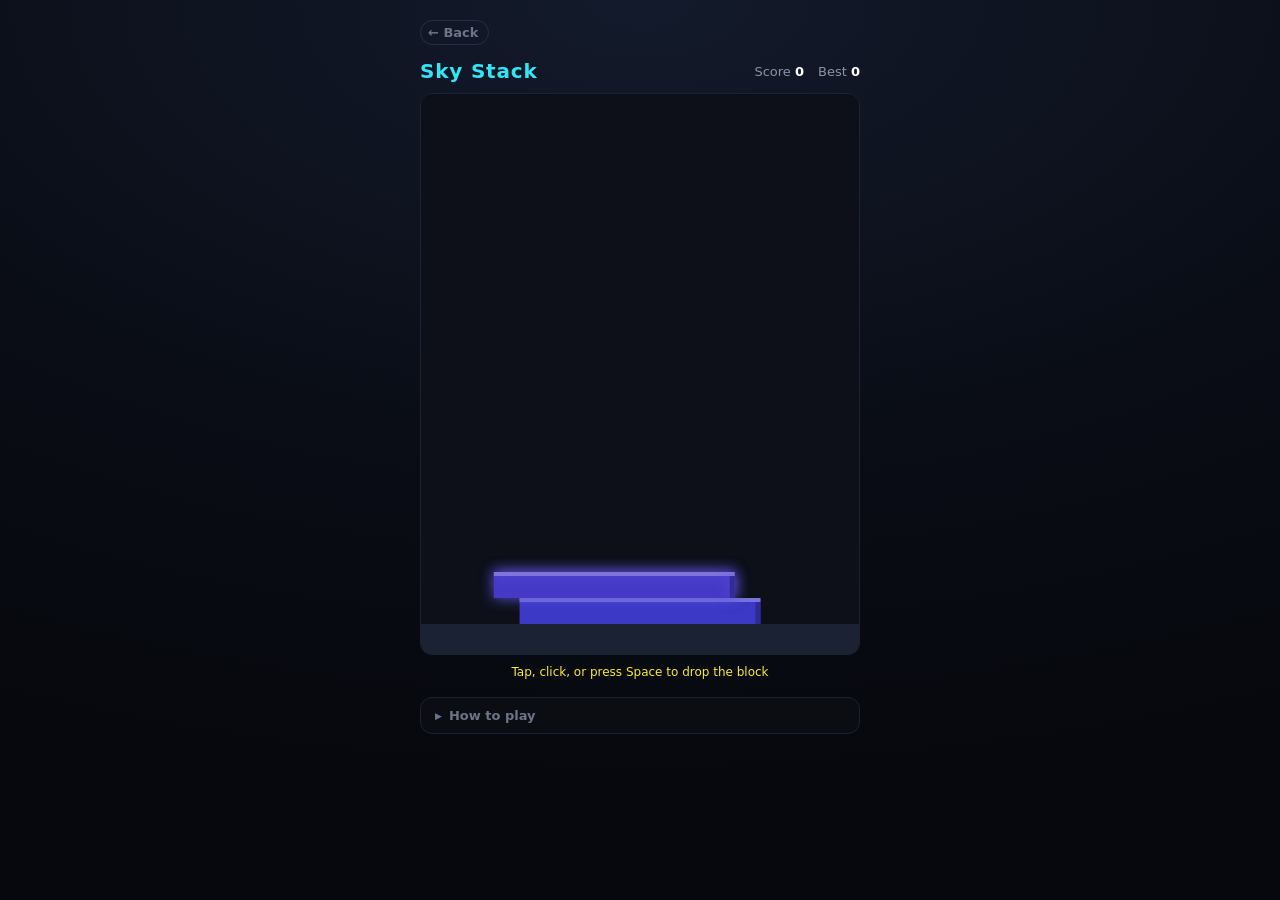
<file: games/stack/index.html>
<!doctype html>
<html lang="en">
<head>
<meta charset="utf-8">
<meta name="viewport" content="width=device-width, initial-scale=1, viewport-fit=cover, user-scalable=no">
<title>Sky Stack</title>
<meta name="theme-color" content="#06080d">
<link rel="manifest" href="../../manifest.json">
<link rel="icon" href="../../icon-192.png">
<link rel="apple-touch-icon" href="../../icon-192.png">
<link rel="stylesheet" href="../../shared/style.css">
<style>
  header { display: flex; align-items: center; justify-content: space-between; margin-bottom: 10px; }
  h1 { font-size: 20px; font-weight: 700; letter-spacing: .04em; color: #2fe7f7; margin: 0; }
  .stats { display: flex; gap: 14px; }
  .stat { font-size: 13px; color: #8a93a8; }
  .stat b { color: #fff; }
  .board-wrap {
    width: 100%;
    background: rgba(255,255,255,.02);
    border: 1px solid #1b2233; border-radius: 12px;
    overflow: hidden;
    touch-action: none; user-select: none;
  }
  canvas { display: block; width: 100%; cursor: pointer; }
  .msg { text-align: center; font-size: 12px; color: #f8ec22; margin-top: 10px; min-height: 16px; }
</style>
</head>
<body>
<div class="wrap">
  <a class="back-link" href="../../">← Back</a>
  <header>
    <h1>Sky Stack</h1>
    <div class="stats">
      <div class="stat">Score <b id="score">0</b></div>
      <div class="stat">Best <b id="best">0</b></div>
    </div>
  </header>
  <div class="board-wrap"><canvas id="c"></canvas></div>
  <div class="msg" id="msg">Tap, click, or press Space to drop the block</div>
  <details class="how-to-play">
    <summary><span class="arrow">▶</span> How to play</summary>
    <div class="htp-body">
      <div class="step"><div class="step-num">1</div><div><strong>Watch the block slide</strong> back and forth above the tower. It never stops on its own — you decide when it lands.</div></div>
      <div class="step"><div class="step-num">2</div><div><strong>Tap anywhere</strong> (or press Space) to drop it. Whatever hangs over the edge of the block below gets sliced off and falls away — your tower gets narrower.</div></div>
      <div class="step"><div class="step-num">3</div><div><strong>Land it perfectly</strong> (lined up with the block below) and nothing is lost. Chain three perfect drops in a row and your tower grows back wider!</div></div>
      <div class="step"><div class="step-num">4</div><div><strong>Game over</strong> when you miss the tower completely. Blocks slide faster the higher you build, so stay sharp.</div></div>
      <p><strong>Scoring:</strong> 1 point per block, 2 for a perfect drop. Your best score is saved on this device.</p>
    </div>
  </details>
</div>

<div class="overlay" id="overlay">
  <div class="card">
    <div class="big">🏗</div>
    <h2>Tower toppled!</h2>
    <p id="ov-stats"></p>
    <div class="row">
      <button class="btn primary" id="btn-replay">Play again</button>
      <a class="btn" href="../../">Hub</a>
    </div>
  </div>
</div>

<script>
"use strict";

// ── Config ────────────────────────────────────────────────────────────────────
const BH = 26;            // block height (CSS px)
const BASE_W_FRAC = 0.55; // base block width as fraction of canvas width
const PERFECT = 5;        // px tolerance for a perfect drop
const SPEED_BASE = 150;   // slide speed at level 0 (px/s)
const SPEED_PER = 4;      // extra speed per level
const SPEED_MAX = 360;
const REGROW = 12;        // width regained on every 3rd consecutive perfect
const GRAVITY = 1400;     // falling-piece gravity

const clamp = (v, lo, hi) => v < lo ? lo : v > hi ? hi : v;
function tryStore(k, v) { try { localStorage.setItem(k, String(v)); } catch(_) {} }
function tryLoad(k) { try { return localStorage.getItem(k); } catch(_) { return null; } }

// ── Canvas ────────────────────────────────────────────────────────────────────
const canvas = document.getElementById("c");
const ctx = canvas.getContext("2d");
const dpr = Math.min(window.devicePixelRatio || 1, 2);
let W = 0, H = 0; // CSS px

function resize() {
  W = canvas.parentElement.clientWidth;
  H = clamp(window.innerHeight - 240, 380, 560);
  canvas.style.height = H + "px";
  canvas.width = W * dpr;
  canvas.height = H * dpr;
}
resize();
window.addEventListener("resize", resize);

// ── State ─────────────────────────────────────────────────────────────────────
let blocks;   // [{x, w, hue}] bottom-up; y implied by index
let active;   // {x, w, hue, dir}
let fallers;  // [{x, y, w, hue, vy, rot, vr}]
let flashes;  // [{x, y, w, t}] perfect-drop rings
let score, combo, over;
let camY = 0;
let baseW;
let best = parseInt(tryLoad("stack-best") || "0", 10);

const $ = id => document.getElementById(id);

function levelSpeed() {
  return Math.min(SPEED_MAX, SPEED_BASE + blocks.length * SPEED_PER);
}

function spawnActive() {
  const prev = blocks[blocks.length - 1];
  const fromLeft = blocks.length % 2 === 0;
  active = {
    x: fromLeft ? -prev.w : W,
    w: prev.w,
    hue: (prev.hue + 4) % 360,
    dir: fromLeft ? 1 : -1,
  };
}

function newGame() {
  const hue0 = Math.random() * 360 | 0;
  baseW = W * BASE_W_FRAC;
  blocks = [{ x: (W - baseW) / 2, w: baseW, hue: hue0 }];
  fallers = []; flashes = [];
  score = 0; combo = 0; over = false; camY = 0;
  spawnActive();
  $("overlay").className = "overlay";
  $("msg").textContent = "Tap, click, or press Space to drop the block";
  render_hud();
}

function render_hud() {
  $("score").textContent = score;
  $("best").textContent = best;
}

// ── Drop ──────────────────────────────────────────────────────────────────────
function drop() {
  if (over) return;
  const prev = blocks[blocks.length - 1];
  const oStart = Math.max(active.x, prev.x);
  const oEnd = Math.min(active.x + active.w, prev.x + prev.w);
  const ow = oEnd - oStart;

  if (ow <= 0) {
    // Complete miss — the whole block tumbles, game over
    fallers.push({ x: active.x, y: towerTopY(), w: active.w, hue: active.hue,
                   vy: 0, rot: 0, vr: (active.dir || 1) * 2.2 });
    endGame();
    return;
  }

  const delta = Math.abs(active.x - prev.x);
  let nx, nw;
  if (delta <= PERFECT) {
    // Perfect: snap, no loss, combo bonus
    nx = prev.x; nw = prev.w;
    combo++;
    score += 2;
    flashes.push({ x: nx, w: nw, level: blocks.length + 1, t: 0 });
    if (combo % 3 === 0) {
      const grow = Math.min(REGROW, baseW - nw);
      if (grow > 0) { nx -= grow / 2; nw += grow; }
      $("msg").textContent = `🔥 ${combo} perfect in a row — tower regrows!`;
    } else {
      $("msg").textContent = "✨ Perfect!";
    }
  } else {
    // Trim the overhang; it falls away
    nx = oStart; nw = ow;
    const cutW = active.w - ow;
    const cutX = active.x < prev.x ? active.x : oEnd;
    fallers.push({ x: cutX, y: towerTopY(), w: cutW, hue: active.hue,
                   vy: 0, rot: 0, vr: (cutX < nx ? -1 : 1) * (1 + Math.random()) });
    score += 1;
    combo = 0;
    $("msg").textContent = "";
  }

  blocks.push({ x: nx, w: nw, hue: active.hue });
  if (score > best) { best = score; tryStore("stack-best", best); }
  render_hud();
  spawnActive();
}

function towerTopY() {
  // Screen Y of the slot the active block occupies (top of tower)
  return H - 30 - (blocks.length + 1) * BH + camY;
}

function endGame() {
  over = true;
  if (score > best) { best = score; tryStore("stack-best", best); }
  render_hud();
  $("ov-stats").textContent =
    `Height: ${blocks.length - 1} blocks · Score: ${score} · Best: ${best}`;
  setTimeout(() => { $("overlay").className = "overlay show"; }, 550);
}

// ── Input ─────────────────────────────────────────────────────────────────────
canvas.addEventListener("pointerdown", e => { e.preventDefault(); drop(); });
document.addEventListener("keydown", e => {
  if (e.code === "Space" || e.code === "Enter") { e.preventDefault(); drop(); }
});
$("btn-replay").addEventListener("click", newGame);

// ── Loop ──────────────────────────────────────────────────────────────────────
let lastTs = 0;
document.addEventListener("visibilitychange", () => { if (!document.hidden) lastTs = 0; });

function blockFill(b, y) {
  ctx.fillStyle = `hsl(${b.hue}, 55%, 50%)`;
  ctx.fillRect(b.x, y, b.w, BH);
  ctx.fillStyle = `hsl(${b.hue}, 60%, 66%)`;   // lit top edge
  ctx.fillRect(b.x, y, b.w, 4);
  ctx.fillStyle = `hsl(${b.hue}, 55%, 38%)`;   // shaded right edge
  ctx.fillRect(b.x + b.w - 5, y + 4, 5, BH - 4);
}

function loop(ts) {
  requestAnimationFrame(loop);
  const dt = lastTs ? Math.min((ts - lastTs) / 1000, 1 / 20) : 0.016;
  lastTs = ts;

  // Slide the active block
  if (!over) {
    active.x += active.dir * levelSpeed() * dt;
    if (active.x < -40) { active.x = -40; active.dir = 1; }
    if (active.x + active.w > W + 40) { active.x = W + 40 - active.w; active.dir = -1; }
  }

  // Camera eases so the top of the tower sits ~55% up the canvas
  const camTarget = Math.max(0, (blocks.length + 1) * BH - H * 0.55);
  camY += (camTarget - camY) * Math.min(1, dt * 6);

  // Fallers
  for (let i = fallers.length - 1; i >= 0; i--) {
    const f = fallers[i];
    f.vy += GRAVITY * dt; f.y += f.vy * dt; f.rot += f.vr * dt;
    if (f.y > H + 80) fallers.splice(i, 1);
  }

  // ── Draw ──
  ctx.save();
  ctx.scale(dpr, dpr);
  ctx.fillStyle = "#0d1019";
  ctx.fillRect(0, 0, W, H);

  // Tower (only visible rows)
  for (let i = 0; i < blocks.length; i++) {
    const y = H - 30 - (i + 1) * BH + camY;
    if (y > H || y + BH < 0) continue;
    blockFill(blocks[i], y);
  }

  // Ground
  ctx.fillStyle = "#1b2233";
  const gy = H - 30 + camY;
  if (gy < H) ctx.fillRect(0, gy, W, H - gy);

  // Active block with a soft glow
  if (!over) {
    const y = towerTopY();
    ctx.save();
    ctx.shadowColor = `hsl(${active.hue}, 70%, 60%)`;
    ctx.shadowBlur = 14;
    blockFill(active, y);
    ctx.restore();
  }

  // Fallers
  for (const f of fallers) {
    ctx.save();
    ctx.translate(f.x + f.w / 2, f.y + BH / 2);
    ctx.rotate(f.rot);
    ctx.globalAlpha = clamp(1 - (f.y - H * 0.5) / (H * 0.6), 0.15, 1);
    blockFill({ x: -f.w / 2, w: f.w, hue: f.hue }, -BH / 2);
    ctx.restore();
  }

  // Perfect-drop rings
  for (let i = flashes.length - 1; i >= 0; i--) {
    const fl = flashes[i];
    fl.t += dt;
    const frac = fl.t / 0.45;
    if (frac >= 1) { flashes.splice(i, 1); continue; }
    const fy = H - 30 - fl.level * BH + camY; // follows the landed block's row
    ctx.globalAlpha = 1 - frac;
    ctx.strokeStyle = "#fff";
    ctx.lineWidth = 2.5 * (1 - frac);
    ctx.strokeRect(fl.x - frac * 14, fy - frac * 14, fl.w + frac * 28, BH + frac * 28);
    ctx.globalAlpha = 1;
  }

  ctx.restore();
}

// ── Start ─────────────────────────────────────────────────────────────────────
newGame();
requestAnimationFrame(loop);

if ("serviceWorker" in navigator)
  window.addEventListener("load", () => navigator.serviceWorker.register("../../sw.js"));
</script>
</body>
</html>
</file>
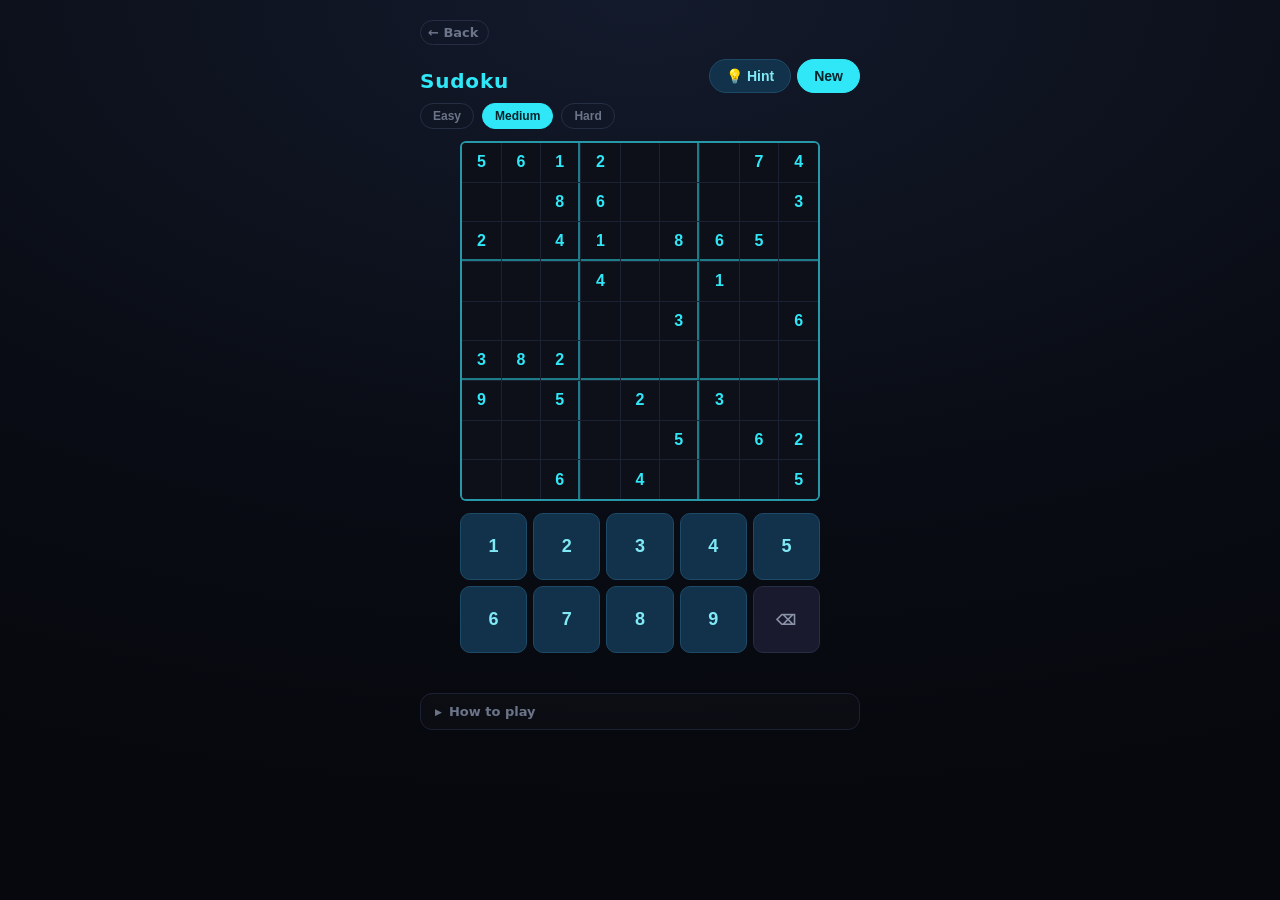
<file: games/sudoku/index.html>
<!doctype html>
<html lang="en">
<head>
<meta charset="utf-8">
<meta name="viewport" content="width=device-width, initial-scale=1, viewport-fit=cover, user-scalable=no">
<title>Sudoku</title>
<meta name="theme-color" content="#06080d">
<link rel="manifest" href="../../manifest.json">
<link rel="icon" href="../../icon-192.png">
<link rel="apple-touch-icon" href="../../icon-192.png">
<link rel="stylesheet" href="../../shared/style.css">
<style>
  header { display: flex; align-items: flex-end; justify-content: space-between; margin-bottom: 10px; }
  h1 { font-size: 20px; font-weight: 700; letter-spacing: .04em; color: #2fe7f7; margin: 0; }
  .pills { display: flex; gap: 8px; margin-bottom: 12px; }
  .pill {
    padding: 5px 12px; border-radius: 999px; font-size: 12px; font-weight: 600;
    background: transparent; color: #6b7488; border: 1px solid #262e44; cursor: pointer;
  }
  .pill.on { background: #2fe7f7; color: #06222a; border-color: #2fe7f7; }

  /* ── Sudoku grid ─────────────────────────────────────── */
  .sudoku-grid {
    display: grid;
    grid-template-columns: repeat(9, 1fr);
    border: 2px solid rgba(47,231,247,.6);
    border-radius: 6px; overflow: hidden;
    background: #1b2233;
    gap: 1px;
    width: 100%; max-width: 360px; margin: 0 auto;
    user-select: none;
  }
  .cell {
    aspect-ratio: 1;
    display: flex; align-items: center; justify-content: center;
    font-size: 16px; font-weight: 600;
    cursor: pointer; border: none;
    background: #0d1019; color: #cfd6e4;
    position: relative;
    /* box borders are injected via inline style per-cell */
  }
  .cell.given { color: #2fe7f7; cursor: default; }
  .cell.sel   { background: #0f2a3a; }
  .cell.peer  { background: #0a1a22; }
  .cell.same-num { color: #f8ec22; }
  .cell.error { color: #f53b3b; }
  .cell.hint-cell { background: #1a3300; color: #35e63c; }

  /* ── Number pad ──────────────────────────────────────── */
  .numpad {
    display: grid; grid-template-columns: repeat(5, 1fr); gap: 6px;
    margin: 12px auto 0; max-width: 360px;
  }
  .num-btn {
    aspect-ratio: 1; border-radius: 10px; font-size: 18px; font-weight: 700;
    background: #11324a; color: #7fe9f5; border: 1px solid #1d4a66; cursor: pointer;
  }
  .num-btn:active { background: #1a4a6a; }
  .num-btn.erase  { font-size: 14px; background: #1a1a2e; color: #8a93a8; border-color: #262e44; }

  .controls { display: flex; gap: 8px; margin: 12px 0 0; }
  .hintmsg { text-align: center; font-size: 12px; color: #35e63c; margin-top: 8px; min-height: 16px; }
</style>
</head>
<body>
<div class="wrap">
  <a class="back-link" href="../../">← Back</a>
  <header>
    <h1>Sudoku</h1>
    <div class="controls" style="margin:0;gap:6px">
      <button class="btn" id="hint">💡 Hint</button>
      <button class="btn primary" id="newgame">New</button>
    </div>
  </header>
  <div class="pills" id="pills"></div>
  <div class="sudoku-grid" id="sudoku-grid"></div>
  <div class="numpad" id="numpad"></div>
  <div class="hintmsg" id="hintmsg"></div>

  <details class="how-to-play">
    <summary><span class="arrow">▶</span> How to play</summary>
    <div class="htp-body">
      <p><strong>Goal:</strong> fill every empty cell in the 9×9 grid with a digit from 1 to 9, following three rules:</p>
      <div class="step"><div class="step-num">1</div><div><strong>Every row</strong> (horizontal line of 9 cells) must contain each of the digits 1–9 exactly once.</div></div>
      <div class="step"><div class="step-num">2</div><div><strong>Every column</strong> (vertical line of 9 cells) must contain each of the digits 1–9 exactly once.</div></div>
      <div class="step"><div class="step-num">3</div><div><strong>Every 3×3 box</strong> (the nine bold-bordered squares) must also contain each digit 1–9 exactly once.</div></div>
      <p><strong>How to enter a number:</strong> tap a white cell to select it (it highlights), then tap a digit on the number pad below. Tap ⌫ to erase. You can also use the keyboard — arrow keys to move, 1–9 to fill, Delete to erase.</p>
      <p><strong>Given cells</strong> (shown in cyan) are part of the puzzle — they can't be changed. <strong>Red cells</strong> mean your digit conflicts with another in the same row, column or box.</p>
      <p><strong>Hint</strong> reveals one cell that logic alone can determine. New to Sudoku? Start on <strong>Easy</strong> — the puzzle has more given cells and is straightforward to solve without guessing.</p>
    </div>
  </details>
</div>

<div class="overlay" id="overlay">
  <div class="card">
    <div class="big">🎉</div>
    <h2>Solved!</h2>
    <p id="winstats"></p>
    <div class="row">
      <button class="btn primary" id="newwin">New puzzle</button>
    </div>
  </div>
</div>

<script>
"use strict";

// ── Helpers ───────────────────────────────────────────────────────────────────
function shuffle(a) {
  a = a.slice();
  for (let i = a.length - 1; i > 0; i--) {
    const j = (Math.random() * (i + 1)) | 0;
    [a[i], a[j]] = [a[j], a[i]];
  }
  return a;
}
function tryStore(k, v) { try { localStorage.setItem(k, String(v)); } catch (_) {} }
function tryLoad(k) { try { return localStorage.getItem(k); } catch (_) { return null; } }

// ── Sudoku logic ──────────────────────────────────────────────────────────────
// grid: Uint8Array(81), values 0-9, 0=empty. Flat row-major.

function candidateMask(grid, pos) {
  const r = (pos / 9) | 0, c = pos % 9;
  let used = 0;
  for (let i = 0; i < 9; i++) {
    let v = grid[r * 9 + i]; if (v) used |= 1 << v;
    v = grid[i * 9 + c];     if (v) used |= 1 << v;
  }
  const br = (r / 3 | 0) * 3, bc = (c / 3 | 0) * 3;
  for (let dr = 0; dr < 3; dr++)
    for (let dc = 0; dc < 3; dc++) {
      const v = grid[(br + dr) * 9 + (bc + dc)]; if (v) used |= 1 << v;
    }
  return (~used) & 0x3FE; // bits 1–9
}

function popcount(n) {
  let c = 0; while (n) { c += n & 1; n >>>= 1; } return c;
}

function maskVals(mask) {
  const a = [];
  for (let v = 1; v <= 9; v++) if (mask & (1 << v)) a.push(v);
  return a;
}

// Backtracking solver with MRV; counts up to `limit` solutions
function countSolutions(grid, limit = 2) {
  const g = grid.slice();
  let count = 0;
  function dfs() {
    if (count >= limit) return;
    let best = -1, bestBits = 10;
    for (let i = 0; i < 81; i++) {
      if (g[i]) continue;
      const m = candidateMask(g, i);
      const bits = popcount(m);
      if (bits === 0) return;
      if (bits < bestBits) { bestBits = bits; best = i; }
      if (bits === 1) break;
    }
    if (best === -1) { count++; return; }
    const m = candidateMask(g, best);
    for (let v = 1; v <= 9; v++) {
      if (!(m & (1 << v))) continue;
      g[best] = v; dfs(); g[best] = 0;
    }
  }
  dfs();
  return count;
}

// Fill a blank grid (backtracking + shuffle for randomness)
function fillGrid(grid) {
  let best = -1, bestBits = 10;
  for (let i = 0; i < 81; i++) {
    if (grid[i]) continue;
    const m = candidateMask(grid, i);
    const bits = popcount(m);
    if (bits === 0) return false;
    if (bits < bestBits) { bestBits = bits; best = i; }
    if (bits === 1) break;
  }
  if (best === -1) return true;
  for (const v of shuffle(maskVals(candidateMask(grid, best)))) {
    grid[best] = v;
    if (fillGrid(grid)) return true;
    grid[best] = 0;
  }
  return false;
}

// Remove cells while maintaining uniqueness
function makePuzzle(solution, difficulty) {
  const clueTargets = { Easy: 42, Medium: 32, Hard: 26 };
  const target = clueTargets[difficulty] || 32;
  const puzzle = solution.slice();
  const positions = shuffle([...Array(81).keys()]);
  let clues = 81;
  for (const pos of positions) {
    if (clues <= target) break;
    const val = puzzle[pos];
    puzzle[pos] = 0;
    if (countSolutions(puzzle, 2) === 1) { clues--; } else { puzzle[pos] = val; }
  }
  return puzzle;
}

// Logic hint: naked single or hidden single
function logicHint(puzzle, userGrid) {
  // working grid: given cells + user's correct fills
  const g = userGrid.slice();

  // naked single
  for (let i = 0; i < 81; i++) {
    if (g[i]) continue;
    const m = candidateMask(g, i);
    if (popcount(m) === 1) return { pos: i, val: maskVals(m)[0] };
  }
  // hidden single in row
  for (let r = 0; r < 9; r++) {
    for (let v = 1; v <= 9; v++) {
      const fits = [];
      for (let c = 0; c < 9; c++) {
        const i = r * 9 + c;
        if (!g[i] && (candidateMask(g, i) & (1 << v))) fits.push(i);
      }
      if (fits.length === 1) return { pos: fits[0], val: v };
    }
  }
  // hidden single in col
  for (let c = 0; c < 9; c++) {
    for (let v = 1; v <= 9; v++) {
      const fits = [];
      for (let r = 0; r < 9; r++) {
        const i = r * 9 + c;
        if (!g[i] && (candidateMask(g, i) & (1 << v))) fits.push(i);
      }
      if (fits.length === 1) return { pos: fits[0], val: v };
    }
  }
  // hidden single in box
  for (let br = 0; br < 3; br++) for (let bc = 0; bc < 3; bc++) {
    for (let v = 1; v <= 9; v++) {
      const fits = [];
      for (let dr = 0; dr < 3; dr++) for (let dc = 0; dc < 3; dc++) {
        const i = (br * 3 + dr) * 9 + (bc * 3 + dc);
        if (!g[i] && (candidateMask(g, i) & (1 << v))) fits.push(i);
      }
      if (fits.length === 1) return { pos: fits[0], val: v };
    }
  }
  return null;
}

// ── State ─────────────────────────────────────────────────────────────────────
const S = {
  difficulty: "Medium",
  puzzle:   new Uint8Array(81),
  solution: new Uint8Array(81),
  user:     new Uint8Array(81), // player-entered values
  selected: -1,
  hintCell: -1,
  won: false,
  startTime: 0
};

const $ = id => document.getElementById(id);
const gridEl = $("sudoku-grid");

// ── Grid DOM ──────────────────────────────────────────────────────────────────
function buildGridDOM() {
  gridEl.innerHTML = "";
  for (let i = 0; i < 81; i++) {
    const r = (i / 9) | 0, c = i % 9;
    const el = document.createElement("button");
    el.className = "cell";
    // Thick borders for box boundaries (right/bottom of every 3rd)
    let bs = "";
    if (c === 2 || c === 5) bs += "border-right:2px solid rgba(47,231,247,.5);";
    if (r === 2 || r === 5) bs += "border-bottom:2px solid rgba(47,231,247,.5);";
    if (bs) el.style.cssText = bs;
    el.addEventListener("click", () => selectCell(i));
    gridEl.appendChild(el);
  }
}

function selectCell(i) {
  if (S.won) return;
  S.hintCell = -1; $("hintmsg").textContent = "";
  if (S.puzzle[i]) return; // given cell, not editable
  S.selected = (S.selected === i) ? -1 : i;
  render();
}

function inputNum(v) {
  if (S.selected === -1 || S.won) return;
  const i = S.selected;
  if (S.puzzle[i]) return;
  S.hintCell = -1; $("hintmsg").textContent = "";
  S.user[i] = v;
  // Check win
  let complete = true;
  for (let k = 0; k < 81; k++) {
    const val = S.user[k] || S.puzzle[k];
    if (val !== S.solution[k]) { complete = false; break; }
  }
  if (complete) {
    S.won = true;
    const elapsed = Math.round((Date.now() - S.startTime) / 1000);
    const mins = (elapsed / 60) | 0, secs = elapsed % 60;
    const timeStr = mins ? `${mins}m ${secs}s` : `${secs}s`;
    const key = `sudoku-best-${S.difficulty}`;
    const prev = parseInt(tryLoad(key) || "0", 10);
    if (!prev || elapsed < prev) tryStore(key, elapsed);
    const best = parseInt(tryLoad(key) || "0", 10);
    const bm = (best / 60) | 0, bs2 = best % 60;
    const bestStr = bm ? `${bm}m ${bs2}s` : `${bs2}s`;
    $("winstats").textContent = `${timeStr} on ${S.difficulty} · Best: ${bestStr}`;
    $("overlay").className = "overlay show";
  }
  render();
}

function showHint() {
  $("hintmsg").textContent = "";
  // Build working grid (puzzle givens + user correct fills)
  const working = S.puzzle.slice();
  for (let i = 0; i < 81; i++) if (S.user[i] && S.user[i] === S.solution[i]) working[i] = S.user[i];
  const h = logicHint(S.puzzle, working);
  if (!h) {
    $("hintmsg").textContent = "No simple logic move found — try a different approach.";
    return;
  }
  S.hintCell = h.pos;
  S.selected = h.pos;
  S.user[h.pos] = h.val;
  render();
  setTimeout(() => { S.hintCell = -1; render(); }, 2000);
}

// ── Render ────────────────────────────────────────────────────────────────────
function render() {
  const selVal = S.selected >= 0 ? (S.user[S.selected] || S.puzzle[S.selected]) : 0;
  const selR = S.selected >= 0 ? (S.selected / 9) | 0 : -1;
  const selC = S.selected >= 0 ? S.selected % 9 : -1;
  const selBR = selR >= 0 ? (selR / 3 | 0) : -1;
  const selBC = selC >= 0 ? (selC / 3 | 0) : -1;

  for (let i = 0; i < 81; i++) {
    const el = gridEl.children[i];
    const r = (i / 9) | 0, c = i % 9;
    const given = S.puzzle[i] !== 0;
    const val = given ? S.puzzle[i] : S.user[i];
    el.textContent = val || "";

    const isSel  = i === S.selected;
    const isPeer = !isSel && selR >= 0 && (r === selR || c === selC || ((r / 3 | 0) === selBR && (c / 3 | 0) === selBC));
    const isSame = !isSel && selVal && val === selVal;
    const isErr  = !given && val && val !== S.solution[i];
    const isHint = i === S.hintCell;

    let cls = "cell";
    if (given)  cls += " given";
    if (isHint) cls += " hint-cell";
    else if (isSel)  cls += " sel";
    else if (isPeer) cls += " peer";
    if (isSame && !isErr) cls += " same-num";
    if (isErr)  cls += " error";
    el.className = cls;

    // Preserve inline border styles
    const r2 = (i / 9) | 0, c2 = i % 9;
    let bs = "";
    if (c2 === 2 || c2 === 5) bs += "border-right:2px solid rgba(47,231,247,.5);";
    if (r2 === 2 || r2 === 5) bs += "border-bottom:2px solid rgba(47,231,247,.5);";
    el.style.cssText = bs;
  }
}

// ── New game ──────────────────────────────────────────────────────────────────
function newGame(diff) {
  if (diff) S.difficulty = diff;
  const sol = new Uint8Array(81);
  fillGrid(sol);
  S.solution = sol;
  S.puzzle = makePuzzle(sol, S.difficulty);
  S.user = new Uint8Array(81);
  S.selected = -1; S.hintCell = -1; S.won = false;
  S.startTime = Date.now();
  $("hintmsg").textContent = "";
  $("overlay").className = "overlay";
  renderPills();
  render();
}

function renderPills() {
  const p = $("pills");
  p.innerHTML = "";
  for (const d of ["Easy", "Medium", "Hard"]) {
    const b = document.createElement("button");
    b.className = "pill" + (d === S.difficulty ? " on" : "");
    b.textContent = d;
    b.addEventListener("click", () => newGame(d));
    p.appendChild(b);
  }
}

function buildNumpad() {
  const np = $("numpad");
  np.innerHTML = "";
  for (let v = 1; v <= 9; v++) {
    const b = document.createElement("button");
    b.className = "num-btn";
    b.textContent = v;
    b.addEventListener("click", () => inputNum(v));
    np.appendChild(b);
  }
  const erase = document.createElement("button");
  erase.className = "num-btn erase";
  erase.textContent = "⌫";
  erase.addEventListener("click", () => inputNum(0));
  np.appendChild(erase);
}

// Keyboard support
document.addEventListener("keydown", e => {
  if (e.key >= "1" && e.key <= "9") { inputNum(parseInt(e.key, 10)); return; }
  if (e.key === "Backspace" || e.key === "Delete" || e.key === "0") { inputNum(0); return; }
  if (S.selected < 0) return;
  const r = (S.selected / 9) | 0, c = S.selected % 9;
  if (e.key === "ArrowRight" && c < 8) { S.selected++; render(); }
  if (e.key === "ArrowLeft"  && c > 0) { S.selected--; render(); }
  if (e.key === "ArrowDown"  && r < 8) { S.selected += 9; render(); }
  if (e.key === "ArrowUp"    && r > 0) { S.selected -= 9; render(); }
});

$("newgame").addEventListener("click", () => newGame());
$("hint").addEventListener("click", showHint);
$("newwin").addEventListener("click", () => newGame());

buildGridDOM();
buildNumpad();
newGame();

if ("serviceWorker" in navigator)
  window.addEventListener("load", () => navigator.serviceWorker.register("../../sw.js"));
</script>
</body>
</html>
</file>
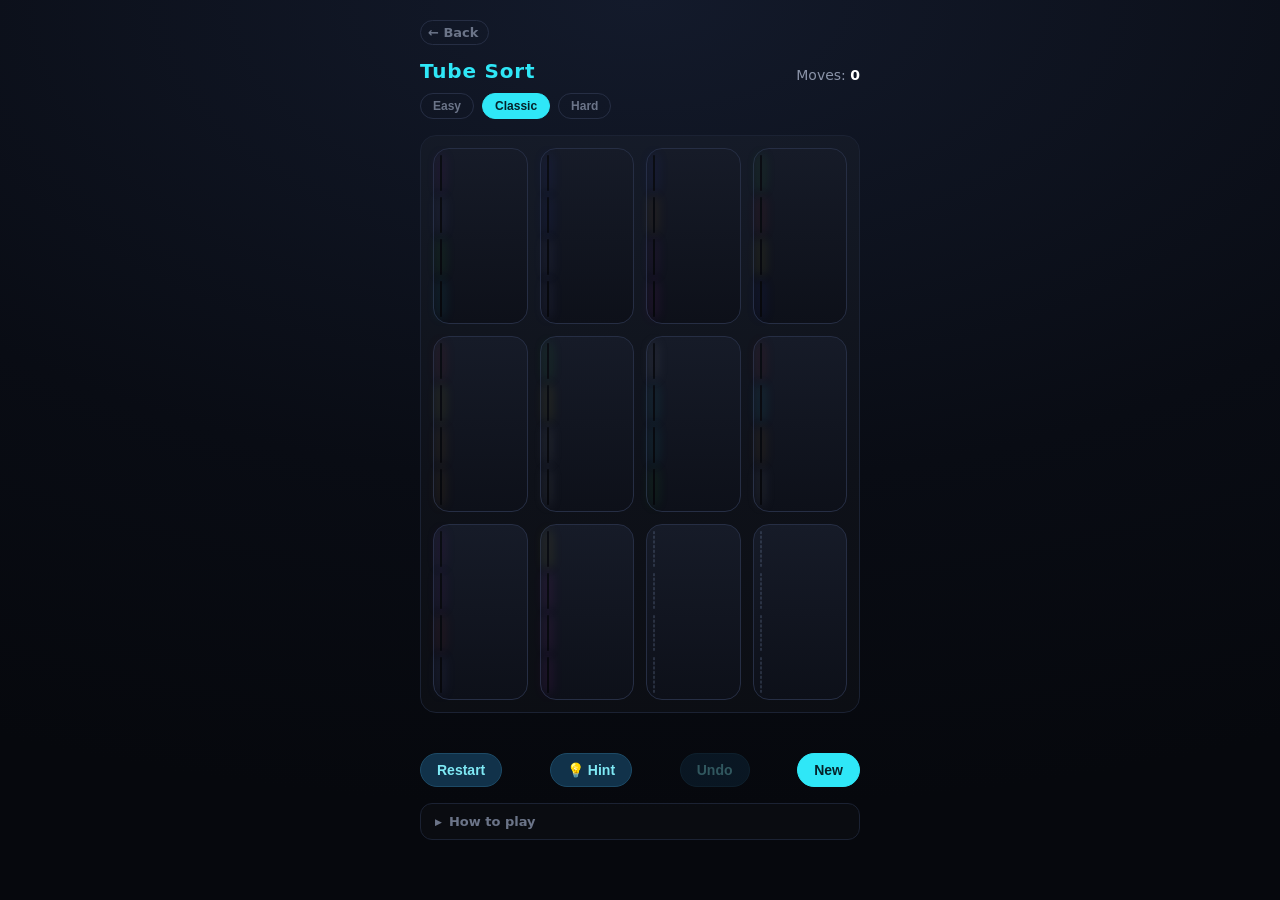
<file: games/tube-sort/index.html>
<!doctype html>
<html lang="en">
<head>
<meta charset="utf-8">
<meta name="viewport" content="width=device-width, initial-scale=1, viewport-fit=cover, user-scalable=no">
<title>Tube Sort</title>
<meta name="theme-color" content="#06080d">
<link rel="manifest" href="../../manifest.json">
<link rel="icon" href="../../icon-192.png">
<link rel="apple-touch-icon" href="../../icon-192.png">
<link rel="stylesheet" href="../../shared/style.css">
<style>
  header { display: flex; align-items: flex-end; justify-content: space-between; margin-bottom: 4px; }
  h1 { font-size: 20px; font-weight: 700; letter-spacing: .04em; color: #2fe7f7; margin: 0; }
  .moves { font-size: 14px; color: #8a93a8; }
  .moves b { color: #fff; }
  .pills { display: flex; gap: 8px; margin: 10px 0 16px; }
  .pill {
    padding: 5px 12px; border-radius: 999px; font-size: 12px; font-weight: 600;
    background: transparent; color: #6b7488; border: 1px solid #262e44; cursor: pointer;
  }
  .pill.on { background: #2fe7f7; color: #06222a; border-color: #2fe7f7; }
  .board {
    display: grid; grid-template-columns: repeat(4, 1fr); gap: 12px;
    padding: 12px; border-radius: 16px;
    background: rgba(255,255,255,.02); border: 1px solid #1b2233;
  }
  .tube {
    display: flex; flex-direction: column; gap: 6px; padding: 6px;
    border-radius: 16px; cursor: pointer;
    background: linear-gradient(180deg,#161b28,#0d1019);
    border: 1px solid #262e44;
    transition: transform .15s ease, box-shadow .15s ease;
  }
  .tube:focus-visible { outline: 2px solid #2fe7f7; outline-offset: 2px; }
  .tube.sel { transform: translateY(-10px); box-shadow: 0 0 0 2px #2fe7f7, 0 10px 24px rgba(0,0,0,.5); }
  .tube.hint-from { box-shadow: 0 0 0 2px #f8ec22; }
  .tube.hint-to   { box-shadow: 0 0 0 2px #35e63c; }
  .tube.done      { box-shadow: 0 0 14px rgba(47,231,247,.25); }
  .seg { height: 36px; border-radius: 10px; border: 1px solid rgba(0,0,0,.5); }
  .slot {
    height: 36px; border-radius: 10px;
    border: 1.5px dashed rgba(120,140,180,.22);
    background: rgba(255,255,255,.015);
  }
  .controls { display: flex; justify-content: space-between; gap: 8px; margin-top: 16px; }
  .help { text-align: center; font-size: 12px; color: #5a6275; margin-top: 16px; line-height: 1.5; }
  .hintmsg { text-align: center; font-size: 12px; color: #f8ec22; margin-top: 8px; min-height: 16px; }
</style>
</head>
<body>
<div class="wrap">
  <a class="back-link" href="../../">← Back</a>
  <header>
    <h1>Tube Sort</h1>
    <div class="moves">Moves: <b id="moves">0</b></div>
  </header>
  <div class="pills" id="pills"></div>
  <div class="board" id="board"></div>
  <div class="hintmsg" id="hintmsg"></div>
  <div class="controls">
    <button class="btn" id="restart">Restart</button>
    <button class="btn" id="hint">💡 Hint</button>
    <button class="btn" id="undo" disabled>Undo</button>
    <button class="btn primary" id="new">New</button>
  </div>
  <details class="how-to-play">
    <summary><span class="arrow">▶</span> How to play</summary>
    <div class="htp-body">
      <div class="step"><div class="step-num">1</div><div><strong>Pick up a tube</strong> — tap any tube that has coloured liquid in it. It will lift up to show it's selected.</div></div>
      <div class="step"><div class="step-num">2</div><div><strong>Pour into another tube</strong> — tap a second tube. The liquid pours if the top colour of the destination matches what you're pouring, or the destination is empty.</div></div>
      <div class="step"><div class="step-num">3</div><div><strong>Matching segments move together</strong> — if several identical colours sit on top of each other they all pour at once.</div></div>
      <div class="step"><div class="step-num">4</div><div><strong>Win</strong> by making every tube hold a single colour from bottom to top (or leaving it empty).</div></div>
      <p><strong>Hint</strong> flashes the best next move in yellow/green. <strong>Undo</strong> reverses your last pour — but costs one move, so use it sparingly!</p>
      <p>Try <strong>Easy</strong> first (6 colours, fewer tubes) and work up to <strong>Hard</strong> (12 colours) once you're comfortable.</p>
    </div>
  </details>
</div>

<div class="overlay" id="overlay">
  <div class="card">
    <div class="big">🎉</div>
    <h2>Solved</h2>
    <p id="winstats"></p>
    <div class="row">
      <button class="btn" id="replay">Replay this one</button>
      <button class="btn primary" id="newwin">New puzzle</button>
    </div>
  </div>
</div>

<script>
"use strict";
const CAP = 4;
const PALETTE = {
  cyan:"#23e5f5", red:"#f53b3b", blue:"#3346ff", green:"#35e63c",
  yellow:"#f8ec22", orange:"#ffa722", magenta:"#ff35ff", purple:"#a824c9",
  peri:"#8f8ff7", silver:"#d8d8de", pink:"#ff85a8", tan:"#c98a4b"
};
const COLOR_IDS = Object.keys(PALETTE);
const DIFFS = { Easy: 6, Classic: 10, Hard: 12 };

// ---------- rules ----------
const topRun = t => {
  if (!t.length) return null;
  const color = t[t.length - 1];
  let count = 1;
  for (let i = t.length - 2; i >= 0 && t[i] === color; i--) count++;
  return { color, count };
};
const isComplete = t => t.length === CAP && t.every(c => c === t[0]);
const isWin = ts => ts.every(t => !t.length || isComplete(t));
const canPour = (src, dst) => {
  if (!src.length || dst.length >= CAP || isComplete(src)) return false;
  return !dst.length || dst[dst.length - 1] === src[src.length - 1];
};
const applyPour = (ts, from, to) => {
  const next = ts.map(t => t.slice());
  const run = topRun(next[from]);
  const amount = Math.min(run.count, CAP - next[to].length);
  for (let k = 0; k < amount; k++) next[to].push(next[from].pop());
  return next;
};

// ---------- solver ----------
const keyOf = ts => ts.map(t => t.join(".")).slice().sort().join("|");
function solve(tubes, budget = 90000) {
  const seen = new Set();
  let nodes = 0, over = false;
  function dfs(ts) {
    if (over) return null;
    if (++nodes > budget) { over = true; return null; }
    if (isWin(ts)) return [];
    const k = keyOf(ts);
    if (seen.has(k)) return null;
    seen.add(k);
    const moves = [];
    for (let i = 0; i < ts.length; i++) {
      const src = ts[i];
      if (!src.length || isComplete(src)) continue;
      const run = topRun(src);
      const srcUniform = run.count === src.length;
      let emptyUsed = false;
      for (let j = 0; j < ts.length; j++) {
        if (i === j) continue;
        const dst = ts[j];
        if (dst.length >= CAP) continue;
        if (!dst.length) {
          if (srcUniform || emptyUsed) continue;
          emptyUsed = true;
          moves.push({ i, j, score: 1 });
        } else if (dst[dst.length - 1] === run.color) {
          const after = dst.length + Math.min(run.count, CAP - dst.length);
          const completes = after === CAP && dst.every(c => c === run.color);
          moves.push({ i, j, score: completes ? 3 : 2 });
        }
      }
    }
    moves.sort((a, b) => b.score - a.score);
    for (const m of moves) {
      const res = dfs(applyPour(ts, m.i, m.j));
      if (res) return [{ from: m.i, to: m.j }, ...res];
    }
    return null;
  }
  const path = dfs(tubes);
  return over ? undefined : path;
}

// ---------- generation ----------
const shuffle = a => {
  a = a.slice();
  for (let i = a.length - 1; i > 0; i--) {
    const j = Math.floor(Math.random() * (i + 1));
    [a[i], a[j]] = [a[j], a[i]];
  }
  return a;
};
function generatePuzzle(numColors) {
  const colors = COLOR_IDS.slice(0, numColors);
  for (let attempt = 0; attempt < 60; attempt++) {
    const pool = shuffle(colors.flatMap(c => Array(CAP).fill(c)));
    const tubes = [];
    for (let i = 0; i < numColors; i++) tubes.push(pool.slice(i * CAP, (i + 1) * CAP));
    tubes.push([], []);
    if (tubes.some(isComplete)) continue;
    const sol = solve(tubes);
    if (sol) return tubes;
    if (sol === undefined && attempt > 10) return tubes;
  }
  return null;
}

// ---------- localStorage best-score (fails gracefully) ----------
function tryStore(key, val) {
  try { localStorage.setItem(key, String(val)); } catch (_) {}
}
function tryLoad(key) {
  try { return localStorage.getItem(key); } catch (_) { return null; }
}
function recordWin() {
  const key = `tube-sort-best-${S.difficulty}`;
  const prev = parseInt(tryLoad(key) || "", 10);
  if (isNaN(prev) || S.moves < prev) tryStore(key, S.moves);
}

// ---------- state + render ----------
const S = {
  difficulty: "Classic", tubes: [], initial: [], history: [],
  selected: null, moves: 0, won: false, hint: null
};
let hintTimer = null;

const $ = id => document.getElementById(id);
const board = $("board");

function buildBoard() {
  board.innerHTML = "";
  S.tubes.forEach((_, i) => {
    const b = document.createElement("button");
    b.className = "tube";
    b.dataset.i = i;
    b.addEventListener("click", () => tap(i));
    board.appendChild(b);
  });
}

function segHTML(colorId) {
  const hex = PALETTE[colorId];
  return `<div class="seg" style="background:linear-gradient(180deg, ${hex}f2 0%, ${hex} 45%, ${hex}b8 100%);box-shadow:0 0 12px ${hex}59, inset 0 2px 3px rgba(255,255,255,.38), inset 0 -3px 4px rgba(0,0,0,.35)"></div>`;
}

function render() {
  $("moves").textContent = S.moves;
  $("undo").disabled = !S.history.length;
  S.tubes.forEach((t, i) => {
    const el = board.children[i];
    // open end at the bottom: oldest colour on top, exposed run at bottom, empty slots beneath
    let html = "";
    for (const c of t) html += segHTML(c);
    for (let k = 0; k < CAP - t.length; k++) html += '<div class="slot"></div>';
    el.innerHTML = html;
    el.className = "tube"
      + (S.selected === i ? " sel" : "")
      + (S.hint && S.hint.from === i ? " hint-from" : "")
      + (S.hint && S.hint.to   === i ? " hint-to"   : "")
      + (isComplete(t) ? " done" : "");
  });
  $("overlay").className = "overlay" + (S.won ? " show" : "");
  if (S.won) {
    const best = tryLoad(`tube-sort-best-${S.difficulty}`);
    const bestStr = best ? ` · Best: ${best}` : "";
    $("winstats").textContent = `${S.moves} moves on ${S.difficulty}${bestStr}`;
  }
}

function setHintMsg(msg) { $("hintmsg").textContent = msg || ""; }

function newGame(diff) {
  if (diff) S.difficulty = diff;
  S.tubes = generatePuzzle(DIFFS[S.difficulty]);
  S.initial = S.tubes.map(t => t.slice());
  S.history = []; S.selected = null; S.moves = 0; S.won = false; S.hint = null;
  setHintMsg("");
  buildBoard();
  renderPills();
  render();
}

function restart() {
  S.tubes = S.initial.map(t => t.slice());
  S.history = []; S.selected = null; S.moves = 0; S.won = false; S.hint = null;
  setHintMsg("");
  render();
}

function undo() {
  if (!S.history.length) return;
  S.tubes = S.history.pop();
  S.moves++; // undo costs a move — fewer moves is better
  S.selected = null; S.won = false; S.hint = null;
  render();
}

function showHint() {
  setHintMsg("");
  const path = solve(S.tubes);
  if (path && path.length) {
    S.hint = path[0];
    render();
    clearTimeout(hintTimer);
    hintTimer = setTimeout(() => { S.hint = null; render(); }, 1800);
  } else if (path === undefined) {
    setHintMsg("Position too tangled to analyse — try undoing a move.");
  } else {
    setHintMsg("No way out from here. Undo or restart.");
  }
}

function tap(i) {
  if (S.won) return;
  S.hint = null; setHintMsg("");
  if (S.selected === null) {
    if (S.tubes[i].length && !isComplete(S.tubes[i])) S.selected = i;
  } else if (S.selected === i) {
    S.selected = null;
  } else if (canPour(S.tubes[S.selected], S.tubes[i])) {
    S.history.push(S.tubes.map(t => t.slice()));
    S.tubes = applyPour(S.tubes, S.selected, i);
    S.moves++;
    S.selected = null;
    if (isWin(S.tubes)) { S.won = true; recordWin(); }
  } else if (S.tubes[i].length && !isComplete(S.tubes[i])) {
    S.selected = i; // switch selection instead of punishing a mis-tap
  } else {
    S.selected = null;
  }
  render();
}

function renderPills() {
  const p = $("pills");
  p.innerHTML = "";
  Object.keys(DIFFS).forEach(d => {
    const b = document.createElement("button");
    b.className = "pill" + (d === S.difficulty ? " on" : "");
    b.textContent = d;
    b.addEventListener("click", () => newGame(d));
    p.appendChild(b);
  });
}

$("restart").addEventListener("click", restart);
$("undo").addEventListener("click", undo);
$("hint").addEventListener("click", showHint);
$("new").addEventListener("click", () => newGame());
$("replay").addEventListener("click", restart);
$("newwin").addEventListener("click", () => newGame());

newGame();

// ---------- PWA ----------
if ("serviceWorker" in navigator) {
  window.addEventListener("load", () => navigator.serviceWorker.register("../../sw.js"));
}
</script>
</body>
</html>
</file>
<file: shared/style.css>
/* ── arcade shared/style.css ─────────────────────────────────────────────── */
*, *::before, *::after { box-sizing: border-box; -webkit-tap-highlight-color: transparent; }
html, body { margin: 0; min-height: 100%; }
body {
  background: radial-gradient(120% 90% at 50% 0%, #131a2b 0%, #090c14 60%, #06080d 100%);
  background-attachment: fixed;
  color: #cfd6e4;
  font-family: 'Avenir Next','Segoe UI',system-ui,-apple-system,sans-serif;
  display: flex;
  justify-content: center;
  padding: max(20px, env(safe-area-inset-top)) 12px max(24px, env(safe-area-inset-bottom));
}
.wrap { width: 100%; max-width: 440px; }
.btn {
  padding: 9px 16px; border-radius: 999px; font-weight: 600; font-size: 14px;
  background: #11324a; color: #7fe9f5; border: 1px solid #1d4a66; cursor: pointer;
  line-height: 1;
}
.btn.primary { background: #2fe7f7; color: #06222a; border-color: #2fe7f7; }
.btn:disabled { opacity: .35; cursor: default; }
.back-link {
  display: inline-flex; align-items: center; gap: 5px;
  font-size: 13px; font-weight: 600; color: #6b7488;
  text-decoration: none; margin-bottom: 14px;
  padding: 4px 10px 4px 7px; border-radius: 999px;
  border: 1px solid #262e44;
  transition: color .15s, border-color .15s;
}
.back-link:hover { color: #2fe7f7; border-color: #2fe7f7; }
.overlay {
  position: fixed; inset: 0; display: none; align-items: center; justify-content: center;
  background: rgba(4,6,10,.78); backdrop-filter: blur(4px); padding: 24px;
  z-index: 10;
}
.overlay.show { display: flex; }
.card {
  width: 100%; max-width: 340px; border-radius: 24px; padding: 24px; text-align: center;
  background: linear-gradient(180deg,#141a29,#0c0f18);
  border: 1px solid rgba(47,231,247,.33);
  box-shadow: 0 0 40px rgba(47,231,247,.18);
}
.card .big { font-size: 36px; }
.card h2 { color: #fff; margin: 8px 0 4px; font-size: 20px; }
.card p { color: #8a93a8; font-size: 14px; margin: 0 0 20px; }
.card .row { display: flex; gap: 12px; justify-content: center; flex-wrap: wrap; }
/* ── How to play (collapsible) ────────────────────────────────────────────── */
details.how-to-play {
  margin-top: 16px;
  border: 1px solid #1b2233;
  border-radius: 12px;
  background: rgba(255,255,255,.015);
}
details.how-to-play summary {
  padding: 10px 14px;
  font-size: 13px; font-weight: 600;
  color: #6b7488; cursor: pointer;
  user-select: none; list-style: none;
  display: flex; align-items: center; gap: 7px;
}
details.how-to-play summary::-webkit-details-marker { display: none; }
details.how-to-play summary .arrow { font-size: 9px; transition: transform .15s; }
details.how-to-play[open] summary .arrow { transform: rotate(90deg); }
details.how-to-play[open] summary { color: #cfd6e4; border-bottom: 1px solid #1b2233; }
details.how-to-play .htp-body {
  padding: 12px 14px 14px;
  font-size: 12px; color: #8a93a8; line-height: 1.65;
}
details.how-to-play .htp-body p { margin: 0 0 8px; }
details.how-to-play .htp-body p:last-child { margin: 0; }
details.how-to-play .htp-body strong { color: #cfd6e4; }
details.how-to-play .htp-body .step {
  display: flex; gap: 8px; margin-bottom: 7px;
}
details.how-to-play .htp-body .step-num {
  flex-shrink: 0;
  width: 18px; height: 18px; border-radius: 50%;
  background: #11324a; border: 1px solid #1d4a66;
  color: #2fe7f7; font-size: 10px; font-weight: 700;
  display: flex; align-items: center; justify-content: center;
  margin-top: 1px;
}

@media (prefers-reduced-motion: reduce) {
  *, *::before, *::after {
    transition-duration: 0.01ms !important;
    animation-duration: 0.01ms !important;
  }
}
</file>
